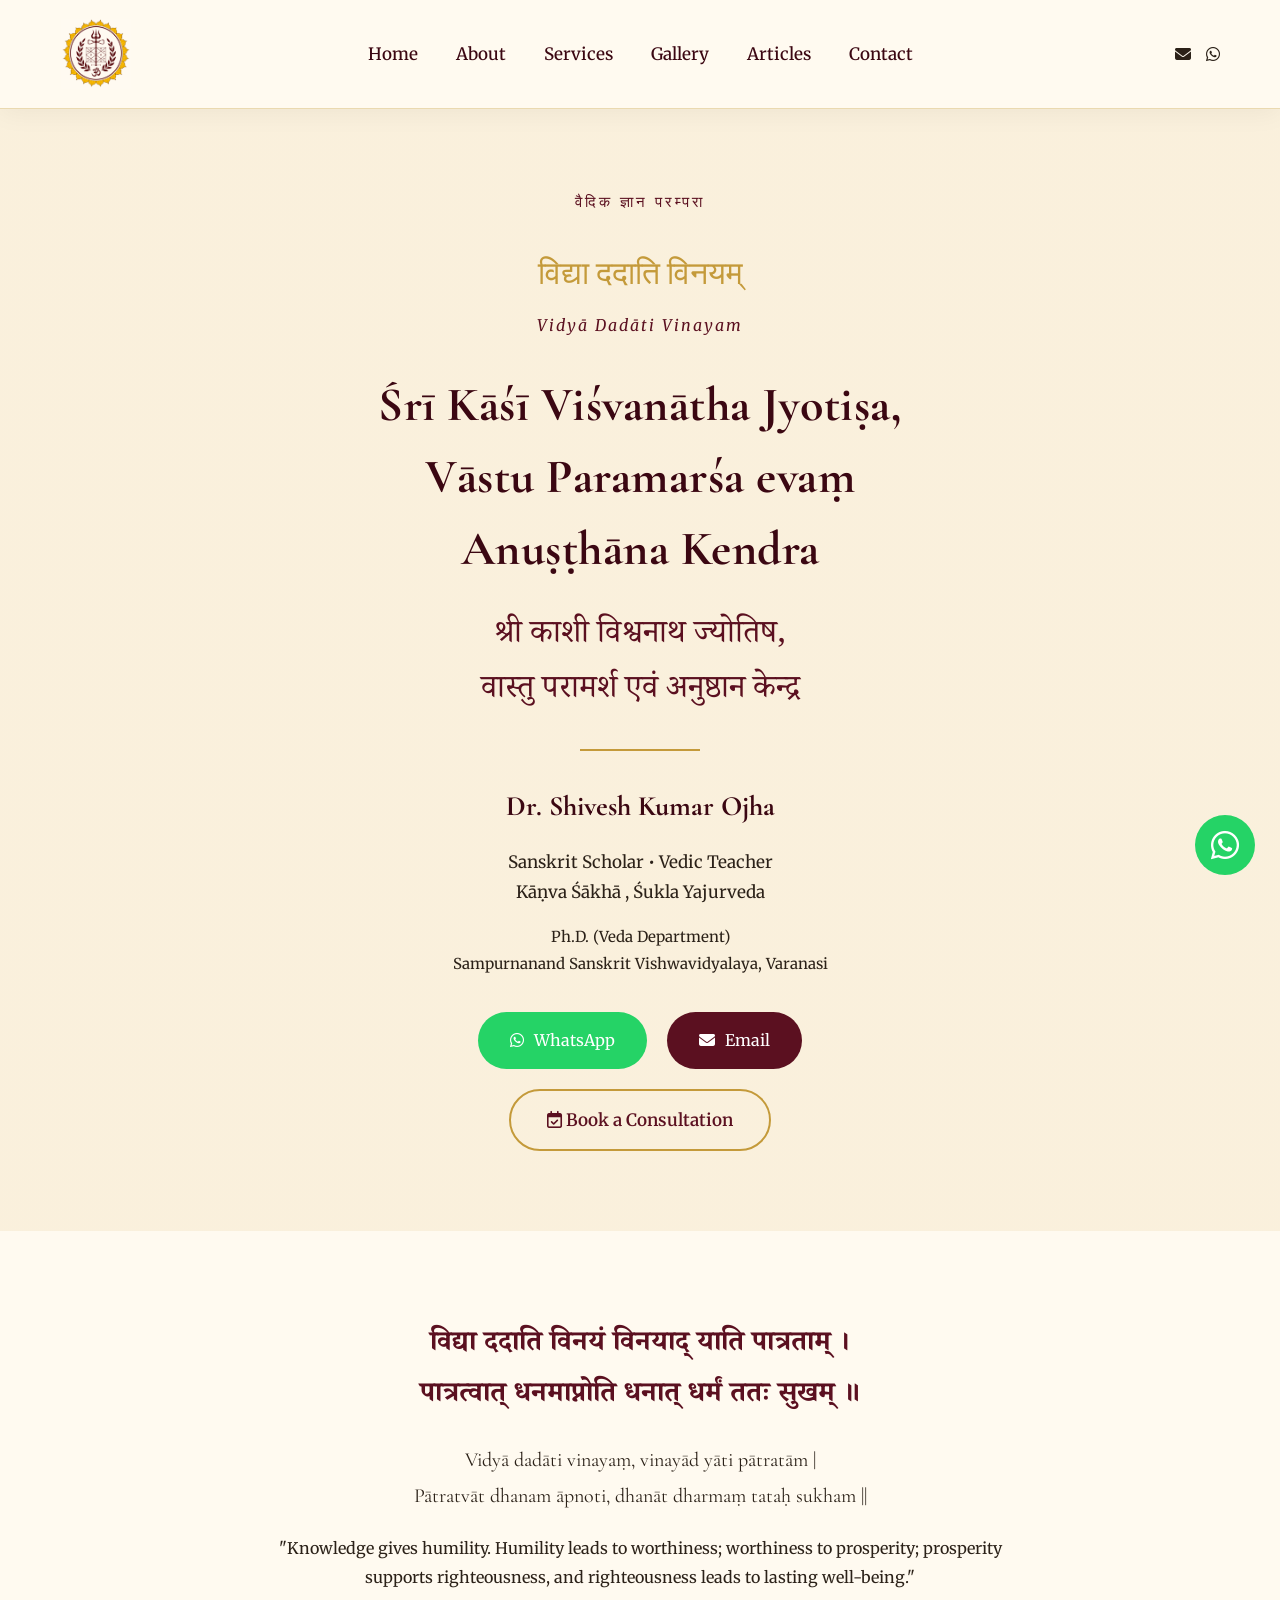
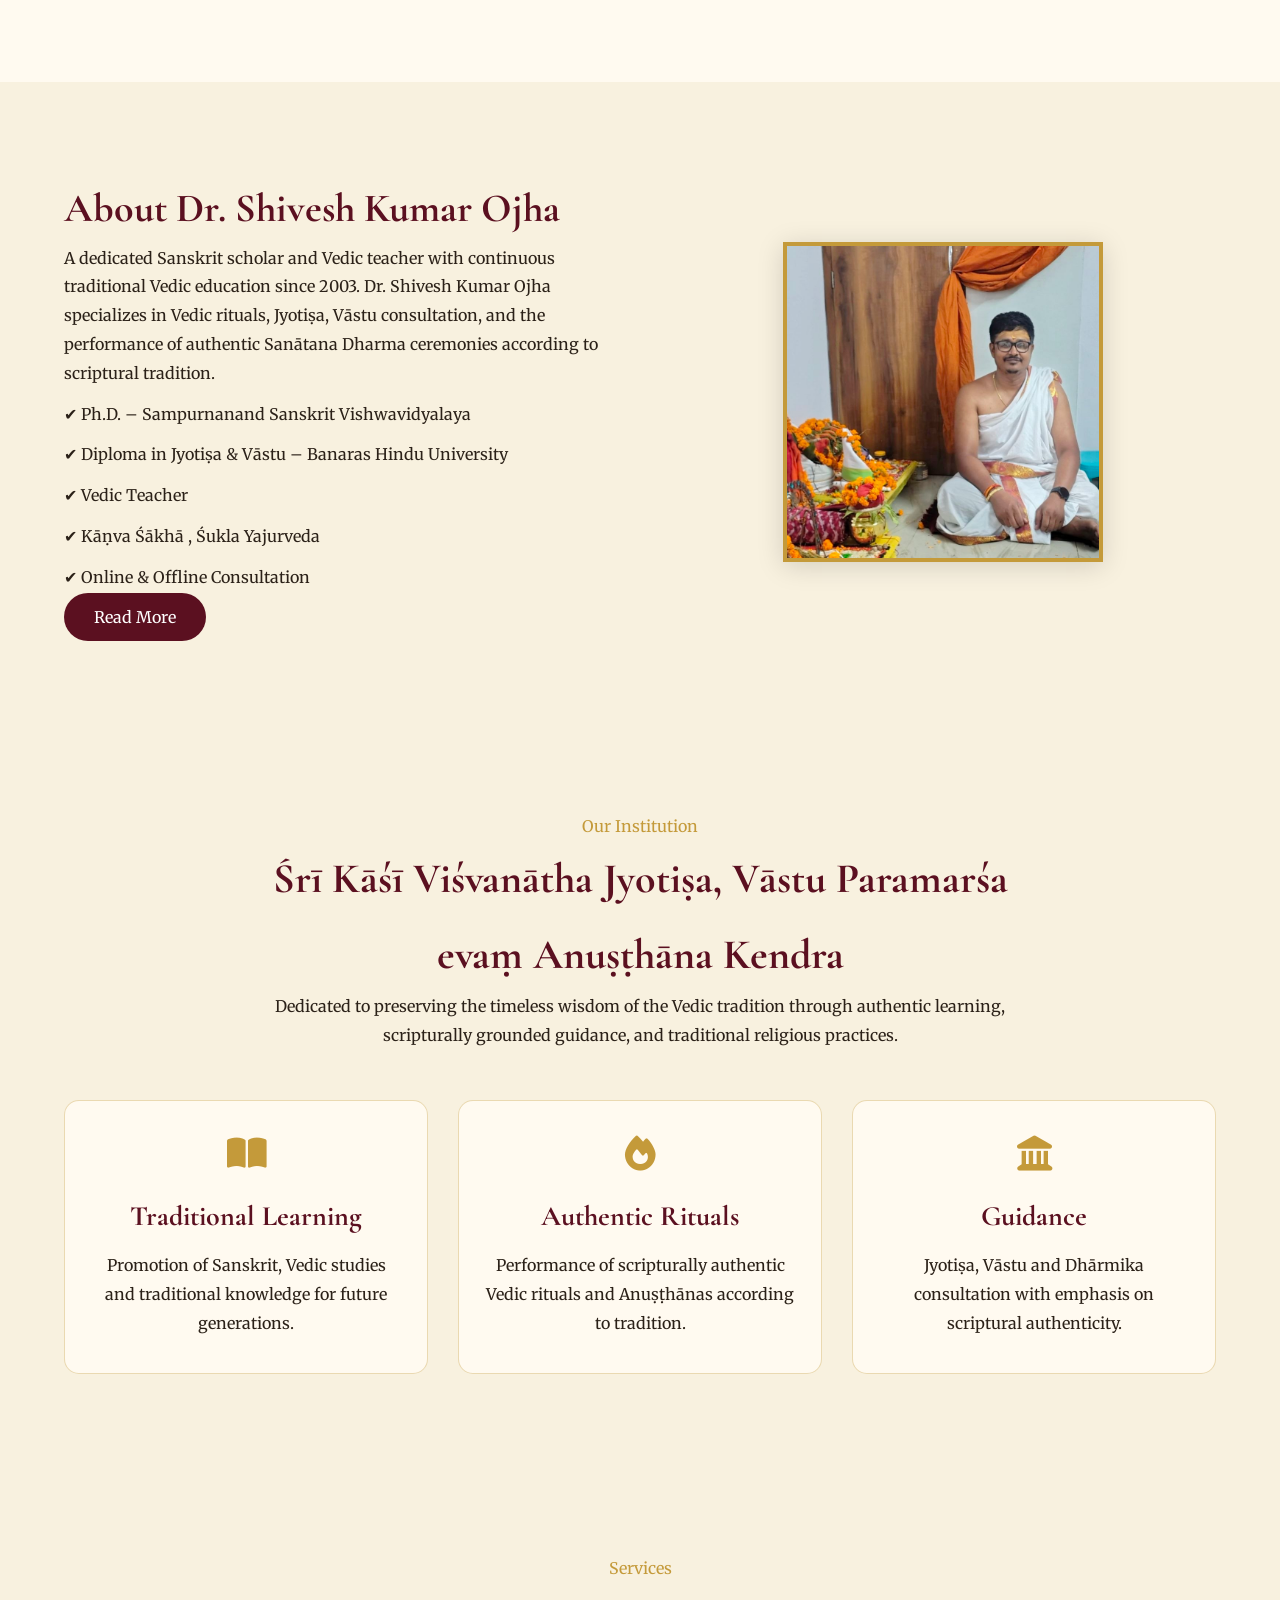
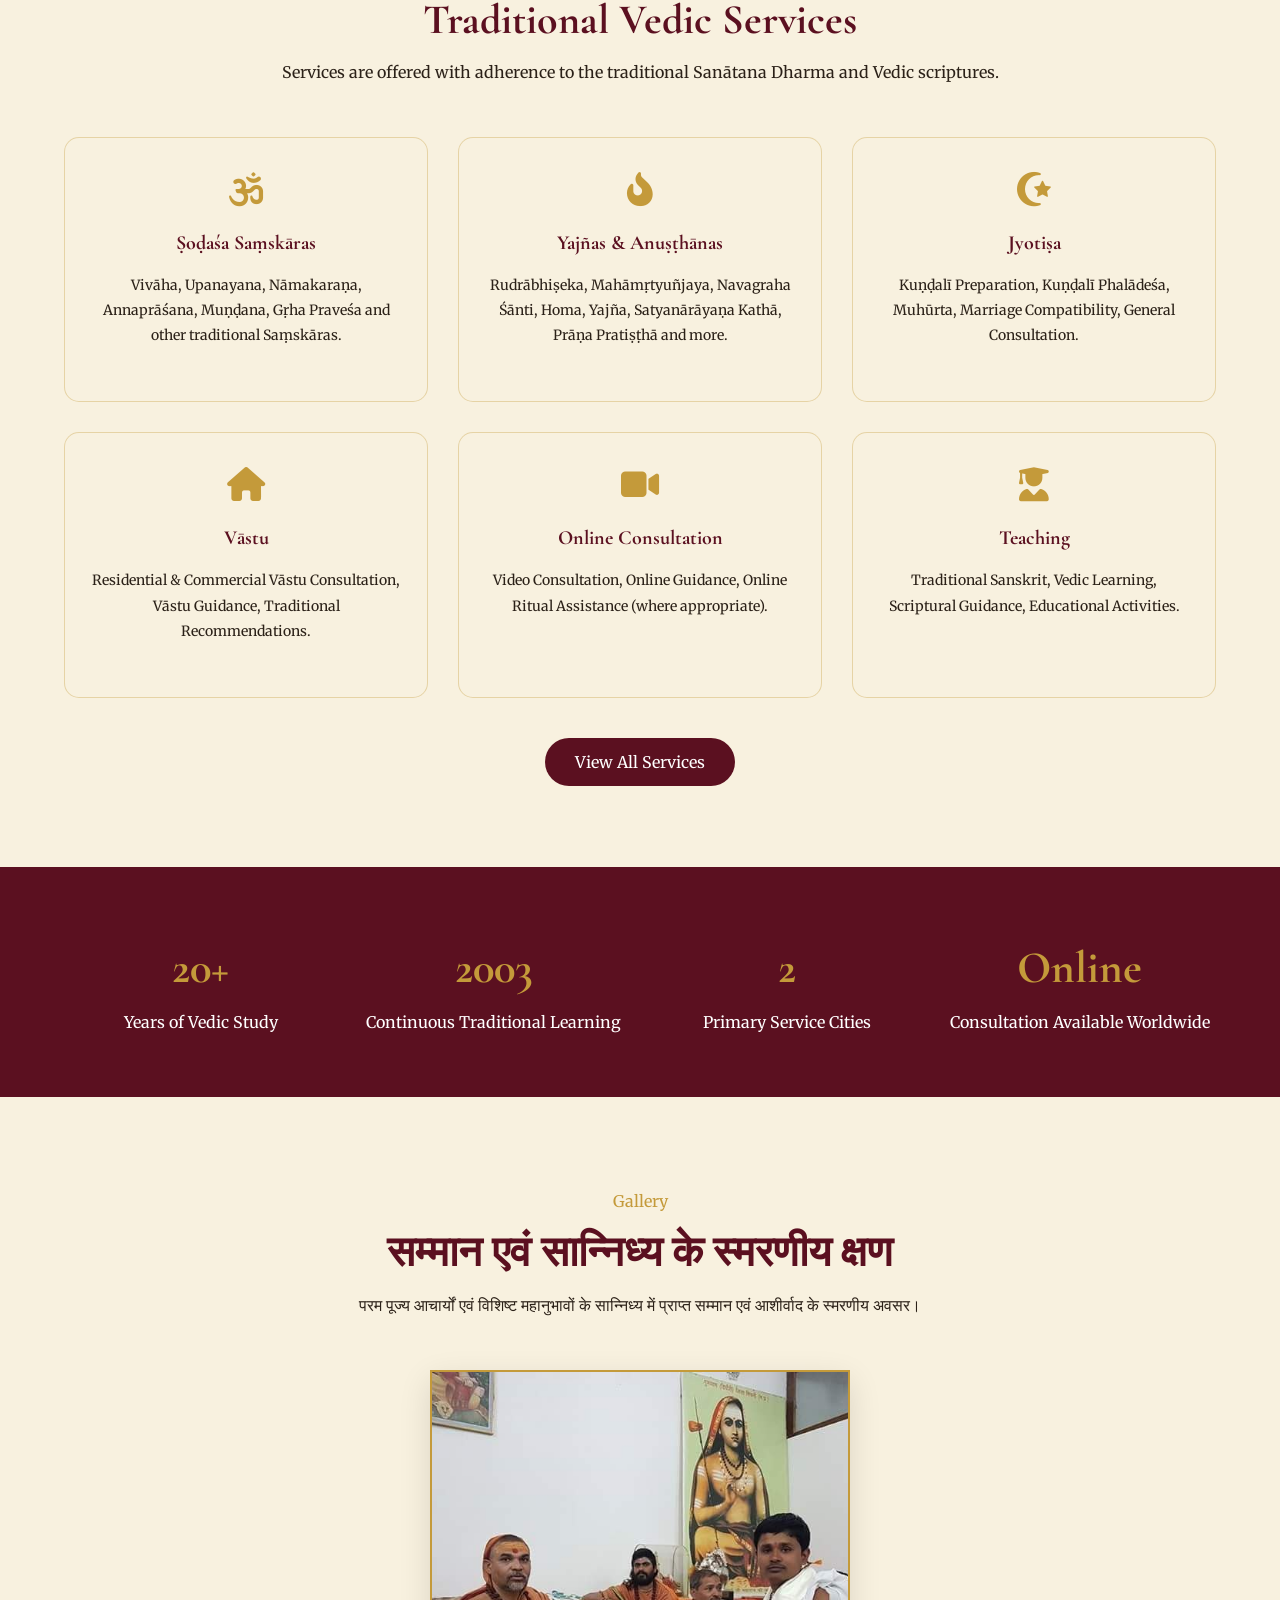
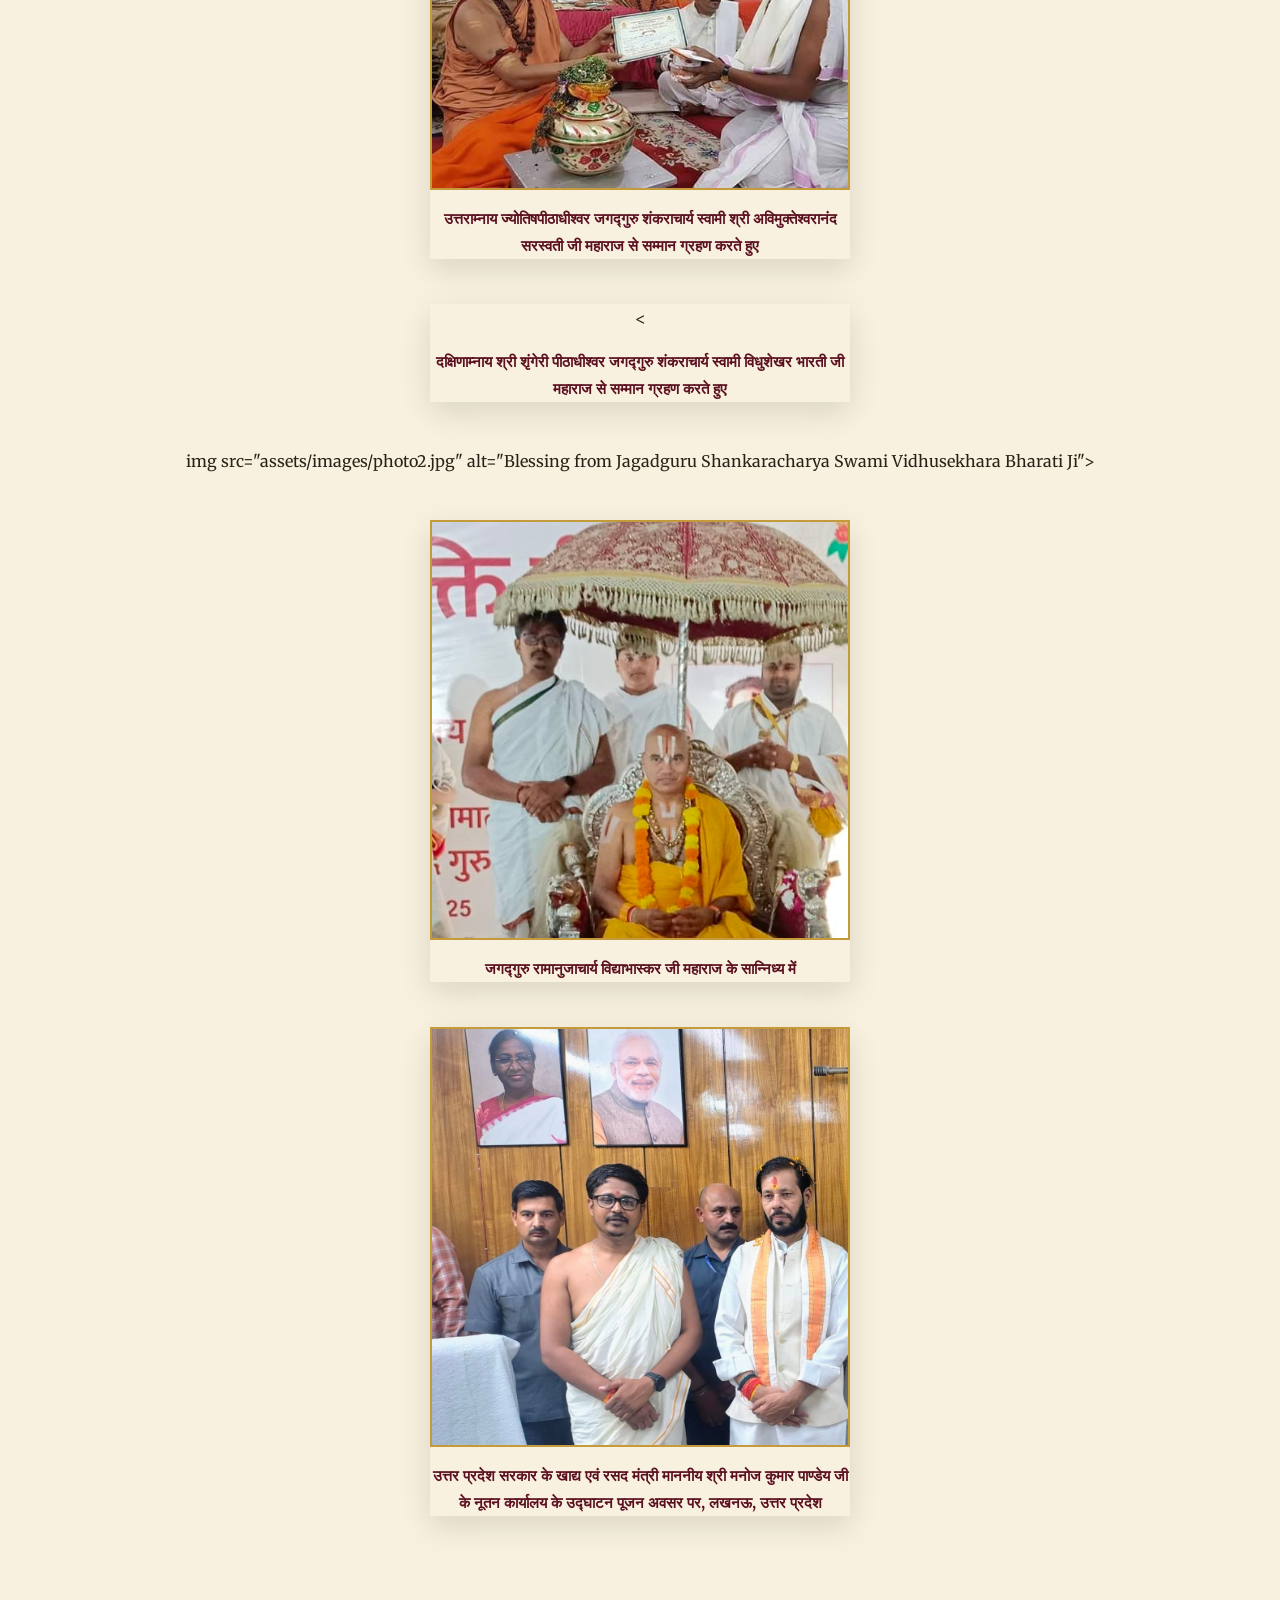
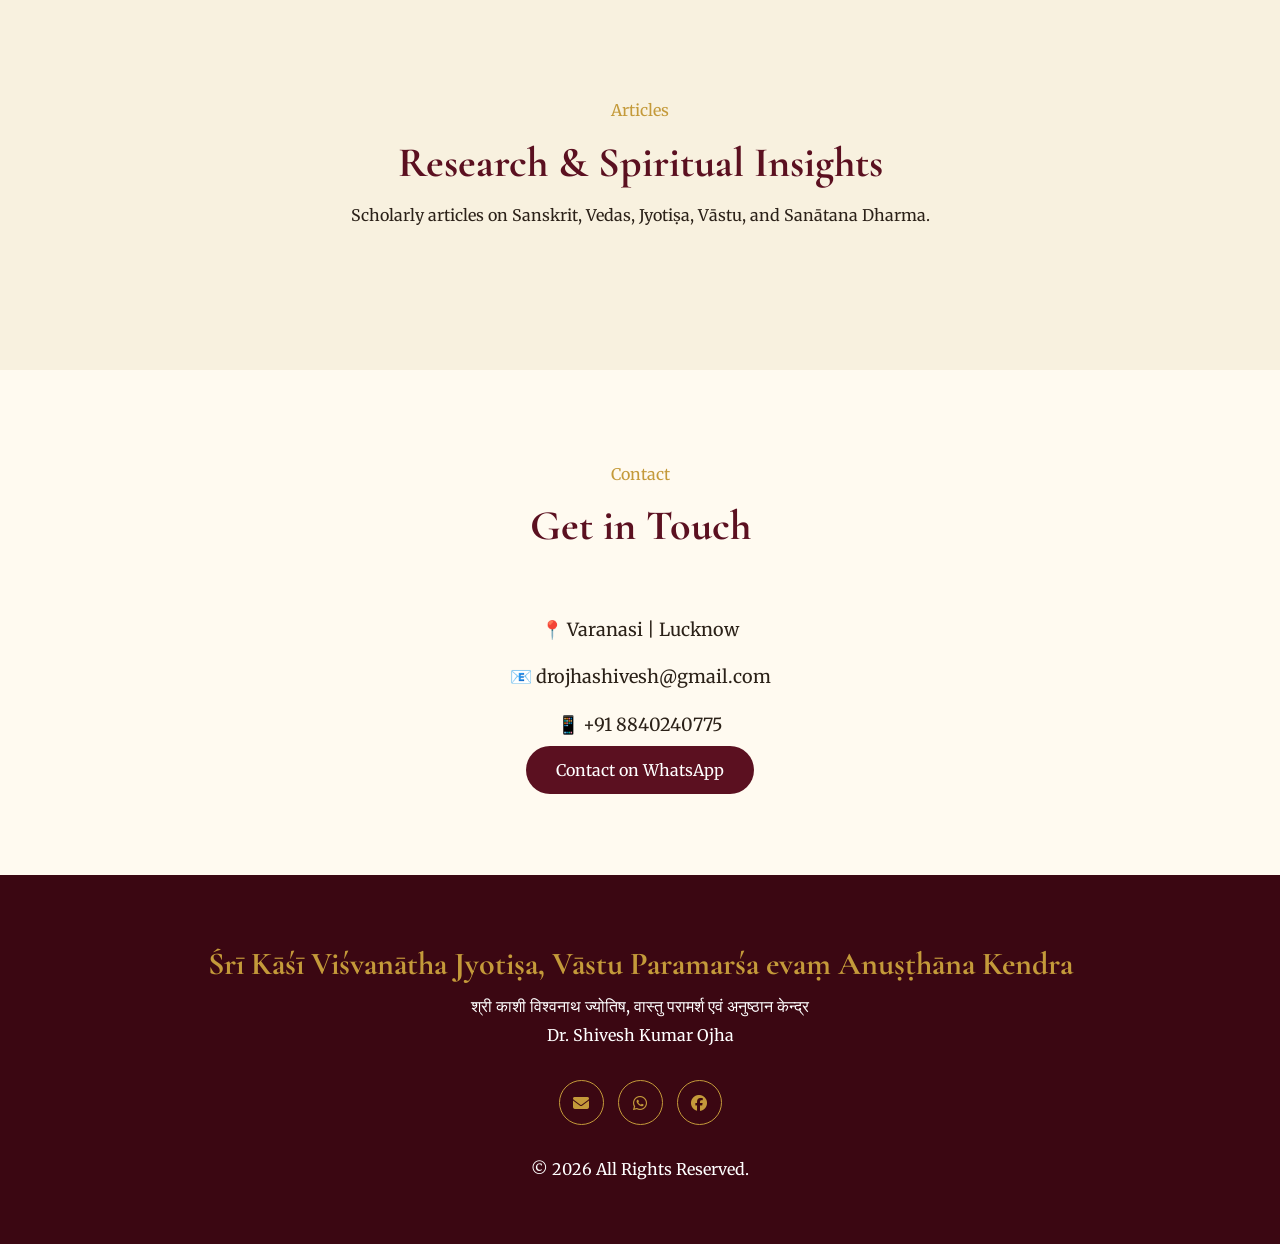
<file: index.html>
<!DOCTYPE html>
<html lang="en">
<head>
    <meta charset="UTF-8">
    <meta name="viewport" content="width=device-width, initial-scale=1.0">
    <title>Śrī Kāśī Viśvanātha Jyotiṣa, Vāstu Paramarśa evaṃ Anuṣṭhāna Kendra</title>
    <meta name="description" content="Official website of Dr. Shivesh Kumar Ojha, Sanskrit Scholar, Vedic Teacher, Kāṇva Śākhā, Śukla Yajurveda. Traditional Vedic rituals, Jyotiṣa, Vāstu consultation and Anuṣṭhānas.">

    <!-- Google Fonts -->
    <link rel="preconnect" href="https://fonts.googleapis.com">
    <link rel="preconnect" href="https://fonts.gstatic.com" crossorigin>
    <link href="https://fonts.googleapis.com/css2?family=Cormorant+Garamond:wght@400;500;600;700&family=Merriweather:wght@300;400;700&family=Noto+Serif+Devanagari:wght@400;500;600;700&display=swap" rel="stylesheet">

    <!-- CSS Stylesheets -->
    <link rel="stylesheet" href="css/variables.css">
    <link rel="stylesheet" href="css/style.css">
    <link rel="stylesheet" href="css/responsive.css">

    <!-- Font Awesome Icons -->
    <link rel="stylesheet" href="https://cdnjs.cloudflare.com/ajax/libs/font-awesome/6.6.0/css/all.min.css">

    <!-- Page-specific override: 3-per-row / 2-row services grid (6 cards, 3 + 3) -->
    <style>
        .services-grid {
            display: grid !important;
            grid-template-columns: repeat(3, 1fr) !important;
            gap: 30px;
        }
        @media (max-width: 900px) {
            .services-grid {
                grid-template-columns: repeat(2, 1fr) !important;
            }
        }
        @media (max-width: 600px) {
            .services-grid {
                grid-template-columns: 1fr !important;
            }
        }
    </style>
    <script type="application/ld+json">
{
  "@context": "https://schema.org",
  "@type": "ProfessionalService",
  "name": "Śrī Kāśī Viśvanātha Jyotiṣa, Vāstu Paramarśa evaṃ Anuṣṭhāna Kendra",
  "alternateName": "Shri Kashi Vishwanath Jyotish Vastu Kendra",
  "image": "https://vedic-kendra.netlify.app/logo.png",
  "url": "https://vedic-kendra.netlify.app/",
  "telephone": "+918840240775",
  "email": "drojhashivesh@gmail.com",
  "description": "Traditional Vedic astrology (Jyotish), Vastu consultation, and Vedic rituals (Anushthana) by Dr. Shivesh Kumar Ojha, Sanskrit Scholar and Vedic Teacher, Kanva Shakha, Shukla Yajurveda.",
  "founder": {
    "@type": "Person",
    "name": "Dr. Shivesh Kumar Ojha"
  },
  "address": [
    {
      "@type": "PostalAddress",
      "streetAddress": "New Colony, DLW",
      "addressLocality": "Varanasi",
      "addressRegion": "Uttar Pradesh",
      "addressCountry": "IN"
    },
    {
      "@type": "PostalAddress",
      "streetAddress": "Gulmohar Villa, Sushant Golf City",
      "addressLocality": "Lucknow",
      "addressRegion": "Uttar Pradesh",
      "addressCountry": "IN"
    }
  ],
  "areaServed": "Worldwide",
  "priceRange": "$$",
  "sameAs": [
    "https://wa.me/918840240775"
  ]
}
</script>
</head>
<body>

    <!-- Navigation Header -->
    <header>
        <nav class="navbar">
            <div class="logo">
                <img src="logo.png" alt="Institution Logo" class="site-logo">
            </div>
            <ul class="nav-links">
                <li><a href="#">Home</a></li>
                <li><a href="about.html">About</a></li>
                <li><a href="services.html">Services</a></li>
                <li><a href="gallery.html">Gallery</a></li>
                <li><a href="articles.html">Articles</a></li>
                <li><a href="contact.html">Contact</a></li>
            </ul>
            <div class="nav-buttons">
    <a href="mailto:drojhashivesh@gmail.com"><i class="fa-solid fa-envelope"></i></a>
    <a href="https://wa.me/918840240775" target="_blank"><i class="fa-brands fa-whatsapp"></i></a>
</div>
            <button class="menu-toggle" id="menuToggle" aria-label="Toggle menu" aria-expanded="false">
                <i class="fa-solid fa-bars"></i>
            </button>
        </nav>
    </header>
    <div class="nav-overlay" id="navOverlay"></div>

    <!-- Hero Section -->
    <section class="hero">
        <div class="hero-overlay"></div>
        <div class="hero-content">
            <p class="subtitle">वैदिक ज्ञान परम्परा</p>
            
            <div class="sanskrit-motto">
                <p>विद्या ददाति विनयम्</p>
                <span>Vidyā Dadāti Vinayam</span>
            </div>

            <h1>
                Śrī Kāśī Viśvanātha Jyotiṣa,<br>
                Vāstu Paramarśa evaṃ<br>
                Anuṣṭhāna Kendra
            </h1>

            <h2>
                श्री काशी विश्वनाथ ज्योतिष,<br>
                वास्तु परामर्श एवं अनुष्ठान केन्द्र
            </h2>

            <div class="divider"></div>

            <h3>Dr. Shivesh Kumar Ojha</h3>

            <p class="designation">
                Sanskrit Scholar • Vedic Teacher<br>
                Kāṇva Śākhā , Śukla Yajurveda
            </p>

            <p class="qualification">
                Ph.D. (Veda Department)<br>
                Sampurnanand Sanskrit Vishwavidyalaya, Varanasi
            </p>

            <div class="hero-buttons">
                <a href="https://wa.me/918840240775" target="_blank" class="btn whatsapp-btn">
                    <i class="fa-brands fa-whatsapp"></i> WhatsApp
                </a>
                <a href="mailto:drojhashivesh@gmail.com" class="btn email-btn">
                    <i class="fa-solid fa-envelope"></i> Email
                </a>
            </div>

            <a href="https://wa.me/918840240775?text=Namaste%20Dr.%20Shivesh%20Kumar%20Ojha.%20I%20would%20like%20to%20book%20a%20consultation."
               target="_blank" class="consultation-btn">
                <i class="fa-regular fa-calendar-check"></i> Book a Consultation
            </a>
        </div>

        <div class="hero-image">
            <div class="image-placeholder">Founder Photograph</div>
        </div>
    </section>

    <!-- Sacred Quote Section -->
    <section class="quote">
        <div class="container">
            <h2>
                विद्या ददाति विनयं विनयाद् याति पात्रताम् ।<br>
                पात्रत्वात् धनमाप्नोति धनात् धर्मं ततः सुखम् ॥
            </h2>
            <p>
                Vidyā dadāti vinayaṃ, vinayād yāti pātratām |<br>
                Pātratvāt dhanam āpnoti, dhanāt dharmaṃ tataḥ sukham ||
            </p>
            <span>
                "Knowledge gives humility. Humility leads to worthiness; worthiness to prosperity; prosperity supports righteousness, and righteousness leads to lasting well-being."
            </span>
        </div>
    </section>

    <!-- About Preview Section -->
    <section class="about-preview">
        <div class="container">
            <div class="about-left">
                <h2>About Dr. Shivesh Kumar Ojha</h2>
                <p>
                    A dedicated Sanskrit scholar and Vedic teacher with continuous traditional Vedic education since 2003. Dr. Shivesh Kumar Ojha specializes in Vedic rituals, Jyotiṣa, Vāstu consultation, and the performance of authentic Sanātana Dharma ceremonies according to scriptural tradition.
                </p>
                <ul>
                    <li>✔ Ph.D. – Sampurnanand Sanskrit Vishwavidyalaya</li>
                    <li>✔ Diploma in Jyotiṣa & Vāstu – Banaras Hindu University</li>
                    <li>✔ Vedic Teacher</li>
                    <li>✔ Kāṇva Śākhā , Śukla Yajurveda</li>
                    <li>✔ Online & Offline Consultation</li>
                </ul>
                <a href="about.html" class="primary-btn">Read More</a>
            </div>
            <div class="about-right">
                <img src="founder.jpg" alt="Dr. Shivesh Kumar Ojha" class="about-photo">
            </div>
        </div>
    </section>

    <!-- Organization Section -->
    <section class="organization">
        <div class="container">
            <div class="section-heading">
                <span>Our Institution</span>
                <h2>Śrī Kāśī Viśvanātha Jyotiṣa, Vāstu Paramarśa evaṃ Anuṣṭhāna Kendra</h2>
                <p>
                    Dedicated to preserving the timeless wisdom of the Vedic tradition
                    through authentic learning, scripturally grounded guidance, and
                    traditional religious practices.
                </p>
            </div>

            <div class="org-grid">
                <div class="org-card">
                    <i class="fa-solid fa-book-open"></i>
                    <h3>Traditional Learning</h3>
                    <p>Promotion of Sanskrit, Vedic studies and traditional knowledge for future generations.</p>
                </div>
                <div class="org-card">
                    <i class="fa-solid fa-fire"></i>
                    <h3>Authentic Rituals</h3>
                    <p>Performance of scripturally authentic Vedic rituals and Anuṣṭhānas according to tradition.</p>
                </div>
                <div class="org-card">
                    <i class="fa-solid fa-landmark"></i>
                    <h3>Guidance</h3>
                    <p>Jyotiṣa, Vāstu and Dhārmika consultation with emphasis on scriptural authenticity.</p>
                </div>
            </div>
        </div>
    </section>

    <!-- Services Section -->
    <section class="services-preview">
        <div class="container">
            <div class="section-heading">
                <span>Services</span>
                <h2>Traditional Vedic Services</h2>
                <p>Services are offered with adherence to the traditional Sanātana Dharma and Vedic scriptures.</p>
            </div>

            <div class="services-grid">
                <div class="service-card" onclick="openServiceModal('samskara')">
                    <i class="fa-solid fa-om"></i>
                    <h3>Ṣoḍaśa Saṃskāras</h3>
                    <p>Vivāha, Upanayana, Nāmakaraṇa, Annaprāśana, Muṇḍana, Gṛha Praveśa and other traditional Saṃskāras.</p>
                </div>

                <div class="service-card" onclick="openServiceModal('yajna')">
                    <i class="fa-solid fa-fire-flame-curved"></i>
                    <h3>Yajñas & Anuṣṭhānas</h3>
                    <p>Rudrābhiṣeka, Mahāmṛtyuñjaya, Navagraha Śānti, Homa, Yajña, Satyanārāyaṇa Kathā, Prāṇa Pratiṣṭhā and more.</p>
                </div>

                <div class="service-card" onclick="openServiceModal('jyotisha')">
                    <i class="fa-solid fa-star-and-crescent"></i>
                    <h3>Jyotiṣa</h3>
                    <p>Kuṇḍalī Preparation, Kuṇḍalī Phalādeśa, Muhūrta, Marriage Compatibility, General Consultation.</p>
                </div>

                <div class="service-card" onclick="openServiceModal('vastu')">
                    <i class="fa-solid fa-house"></i>
                    <h3>Vāstu</h3>
                    <p>Residential & Commercial Vāstu Consultation, Vāstu Guidance, Traditional Recommendations.</p>
                </div>

                <div class="service-card" onclick="openServiceModal('online')">
                    <i class="fa-solid fa-video"></i>
                    <h3>Online Consultation</h3>
                    <p>Video Consultation, Online Guidance, Online Ritual Assistance (where appropriate).</p>
                </div>

                <div class="service-card" onclick="openServiceModal('teaching')">
                    <i class="fa-solid fa-user-graduate"></i>
                    <h3>Teaching</h3>
                    <p>Traditional Sanskrit, Vedic Learning, Scriptural Guidance, Educational Activities.</p>
                </div>
            </div>

            <div class="center-button">
                <a href="services.html" class="primary-btn">View All Services</a>
            </div>
        </div>
    </section>

    <!-- Statistics Section -->
    <section class="stats">
        <div class="container">
            <div class="stat-box">
                <h2>20+</h2>
                <p>Years of Vedic Study</p>
            </div>
            <div class="stat-box">
                <h2>2003</h2>
                <p>Continuous Traditional Learning</p>
            </div>
            <div class="stat-box">
                <h2>2</h2>
                <p>Primary Service Cities</p>
            </div>
            <div class="stat-box">
                <h2>Online</h2>
                <p>Consultation Available Worldwide</p>
            </div>
        </div>
    </section>

    <!-- Gallery Section -->
    <section class="gallery-preview">
        <div class="container">
            <div class="section-heading">
                <span>Gallery</span>
                <h2>सम्मान एवं सान्निध्य के स्मरणीय क्षण</h2>
                <p>परम पूज्य आचार्यों एवं विशिष्ट महानुभावों के सान्निध्य में प्राप्त सम्मान एवं आशीर्वाद के स्मरणीय अवसर।</p>
            </div>

            <div class="gallery-grid">
                <div class="gallery-item">
                    <img src="assets/images/photo1.jpg" alt="Blessing from Jagadguru Shankaracharya Swami Avimukteshwaranand Saraswati Ji">
                    <p>उत्तराम्नाय ज्योतिषपीठाधीश्वर जगद्गुरु शंकराचार्य स्वामी श्री अविमुक्तेश्वरानंद सरस्वती जी महाराज से सम्मान ग्रहण करते हुए</p>
                </div>

                <div class="gallery-item">
                    <    <p>दक्षिणाम्नाय श्री शृंगेरी पीठाधीश्वर जगद्गुरु शंकराचार्य स्वामी विधुशेखर भारती जी महाराज से सम्मान ग्रहण करते हुए</p>
                </div>
img src="assets/images/photo2.jpg" alt="Blessing from Jagadguru Shankaracharya Swami Vidhusekhara Bharati Ji">
                
                <div class="gallery-item">
                    <img src="assets/images/photo3.jpg" alt="With Jagadguru Ramanujacharya Vidyabhaskar Ji">
                    <p>जगद्गुरु रामानुजाचार्य विद्याभास्कर जी महाराज के सान्निध्य में</p>
                </div>

                <div class="gallery-item">
                    <img src="assets/images/photo4.jpg" alt="Inauguration Puja with Minister Shri Manoj Kumar Pandey">
                    <p>उत्तर प्रदेश सरकार के खाद्य एवं रसद मंत्री माननीय श्री मनोज कुमार पाण्डेय जी के नूतन कार्यालय के उद्घाटन पूजन अवसर पर, लखनऊ, उत्तर प्रदेश</p>
                </div>
            </div>
        </div>
    </section>

    <!-- Articles Section -->
    <section class="articles-preview">
        <div class="container">
            <div class="section-heading">
                <span>Articles</span>
                <h2>Research & Spiritual Insights</h2>
                <p>Scholarly articles on Sanskrit, Vedas, Jyotiṣa, Vāstu, and Sanātana Dharma.</p>
            </div>
            <!-- Dynamic placeholder for article cards, links, or feeds can be injected here -->
        </div>
    </section>

    <!-- Contact Preview Section -->
    <section class="contact-preview">
        <div class="container">
            <div class="section-heading">
                <span>Contact</span>
                <h2>Get in Touch</h2>
            </div>
            <p>📍 Varanasi | Lucknow</p>
            <p>📧 drojhashivesh@gmail.com</p>
            <p>📱 +91 8840240775</p>
            <a href="https://wa.me/918840240775" target="_blank" class="primary-btn">Contact on WhatsApp</a>
        </div>
    </section>

    <!-- Footer & Universal Modals -->
    <footer>
        <div class="container">
            <h3>Śrī Kāśī Viśvanātha Jyotiṣa, Vāstu Paramarśa evaṃ Anuṣṭhāna Kendra</h3>
            <p>श्री काशी विश्वनाथ ज्योतिष, वास्तु परामर्श एवं अनुष्ठान केन्द्र</p>
            <p>Dr. Shivesh Kumar Ojha</p>
            
            <div class="footer-icons">
                <a href="mailto:drojhashivesh@gmail.com"><i class="fa-solid fa-envelope"></i></a>
                <a href="https://wa.me/918840240775" target="_blank"><i class="fa-brands fa-whatsapp"></i></a>
                <a href="#"><i class="fa-brands fa-facebook"></i></a>
            </div>
            <p>© 2026 All Rights Reserved.</p>
        </div>

        <!-- Universal Service Display Modal Window Popup -->
        <div id="serviceModal" class="modal">
            <div class="modal-content">
                <span class="close" onclick="closeServiceModal()">&times;</span>
                <h2 id="modalTitle"></h2>
                <p id="modalDescription"></p>
                <ul id="modalList"></ul>
                <a href="https://wa.me/918840240775" class="consultation-btn" target="_blank">📅 Book Consultation</a>
            </div>
        </div>
    </footer>

    <!-- Bottom Fixed WhatsApp Launcher Icon -->
    <a href="https://wa.me/918840240775" class="floating-whatsapp" target="_blank" aria-label="Chat on WhatsApp">
        <i class="fa-brands fa-whatsapp"></i>
    </a>

    <!-- External Script Integration -->
    <script src="js/script.js"></script>

    <!-- Mobile Navigation Toggle -->
    <script>
        (function () {
            var menuToggle = document.getElementById('menuToggle');
            var navLinks = document.querySelector('.nav-links');
            var navOverlay = document.getElementById('navOverlay');

            if (!menuToggle || !navLinks || !navOverlay) return;

            function closeMenu() {
                navLinks.classList.remove('active');
                navOverlay.classList.remove('active');
                menuToggle.setAttribute('aria-expanded', 'false');
                document.body.classList.remove('nav-open');
            }

            function toggleMenu() {
                var isOpen = navLinks.classList.toggle('active');
                navOverlay.classList.toggle('active', isOpen);
                menuToggle.setAttribute('aria-expanded', String(isOpen));
                document.body.classList.toggle('nav-open', isOpen);
            }

            menuToggle.addEventListener('click', toggleMenu);
            navOverlay.addEventListener('click', closeMenu);
            /* Links are NOT given a closeMenu click-handler — tapping a
               link navigates to a new page anyway, which closes the menu
               automatically. Attaching closeMenu() here was cancelling
               navigation on some mobile browsers. */
            window.addEventListener('resize', function () {
                if (window.innerWidth > 900) closeMenu();
            });
        })();
    </script>
</body>
</html>
</file>
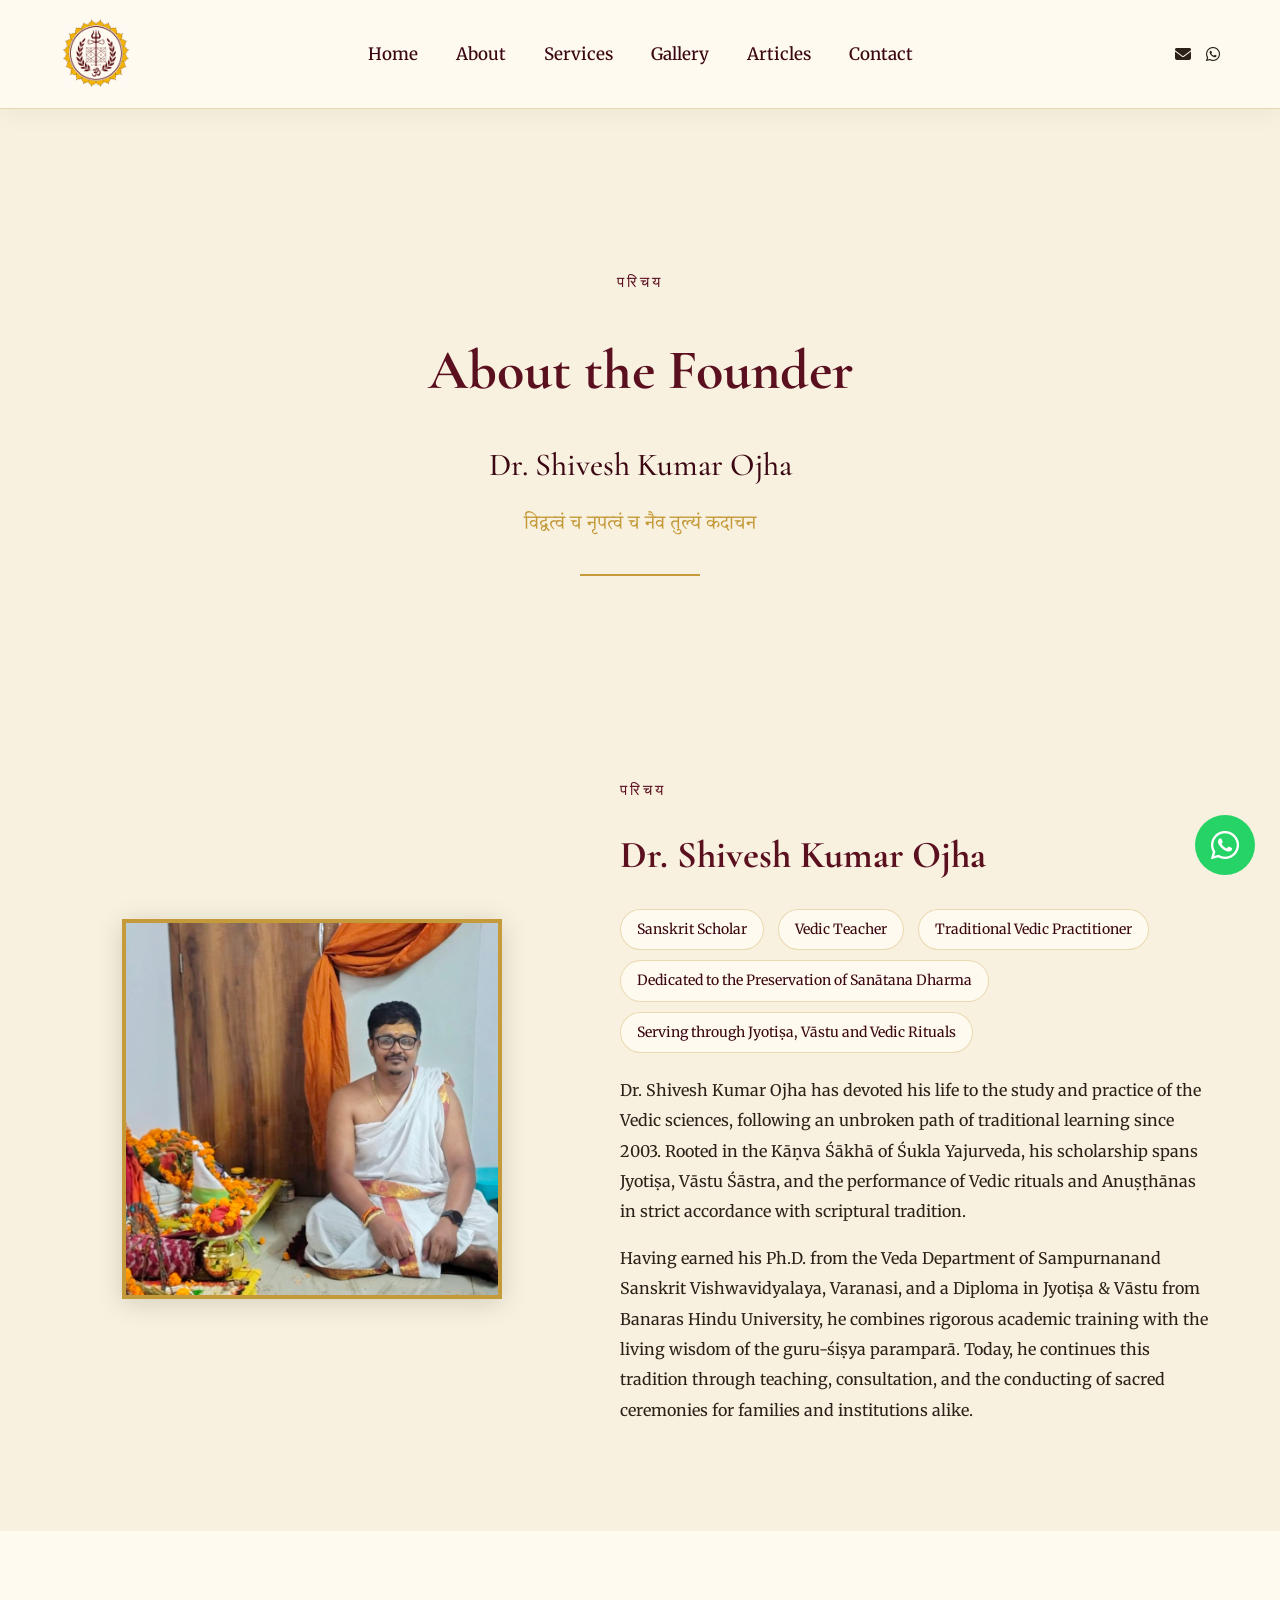
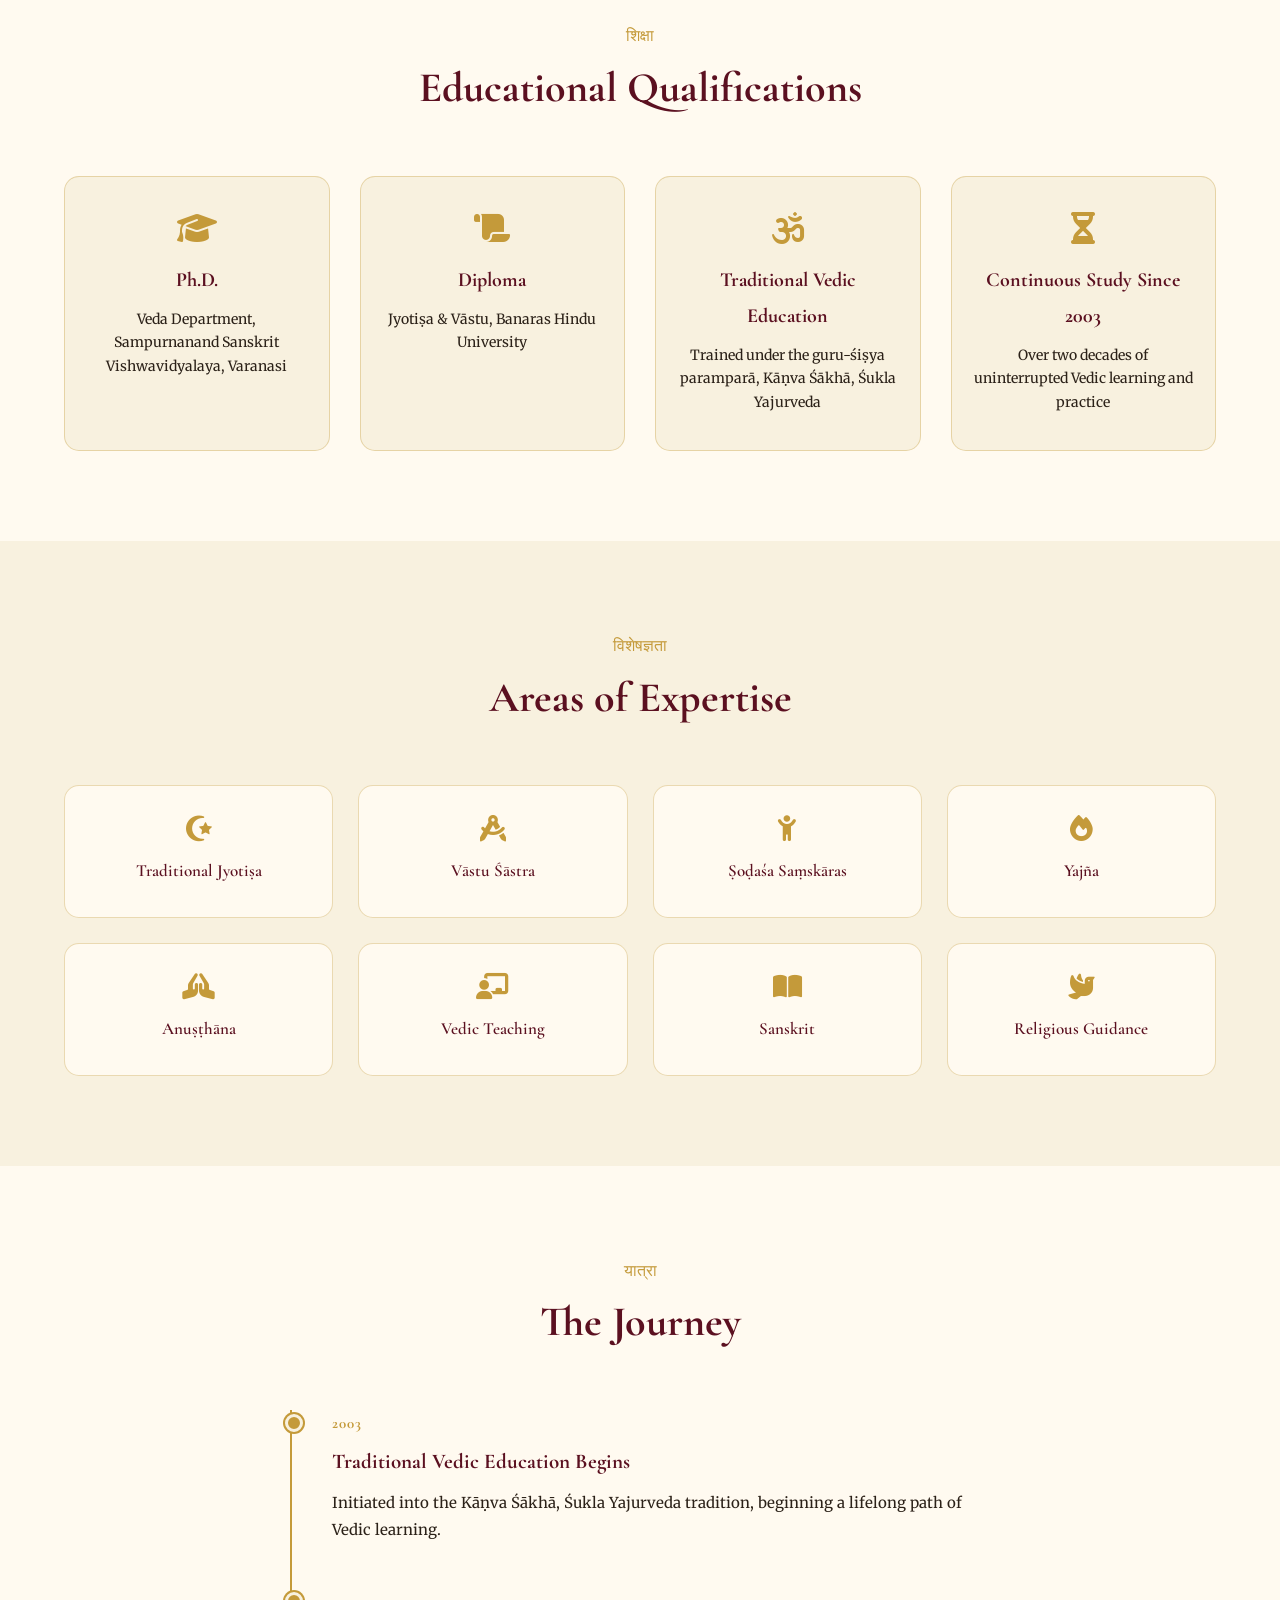
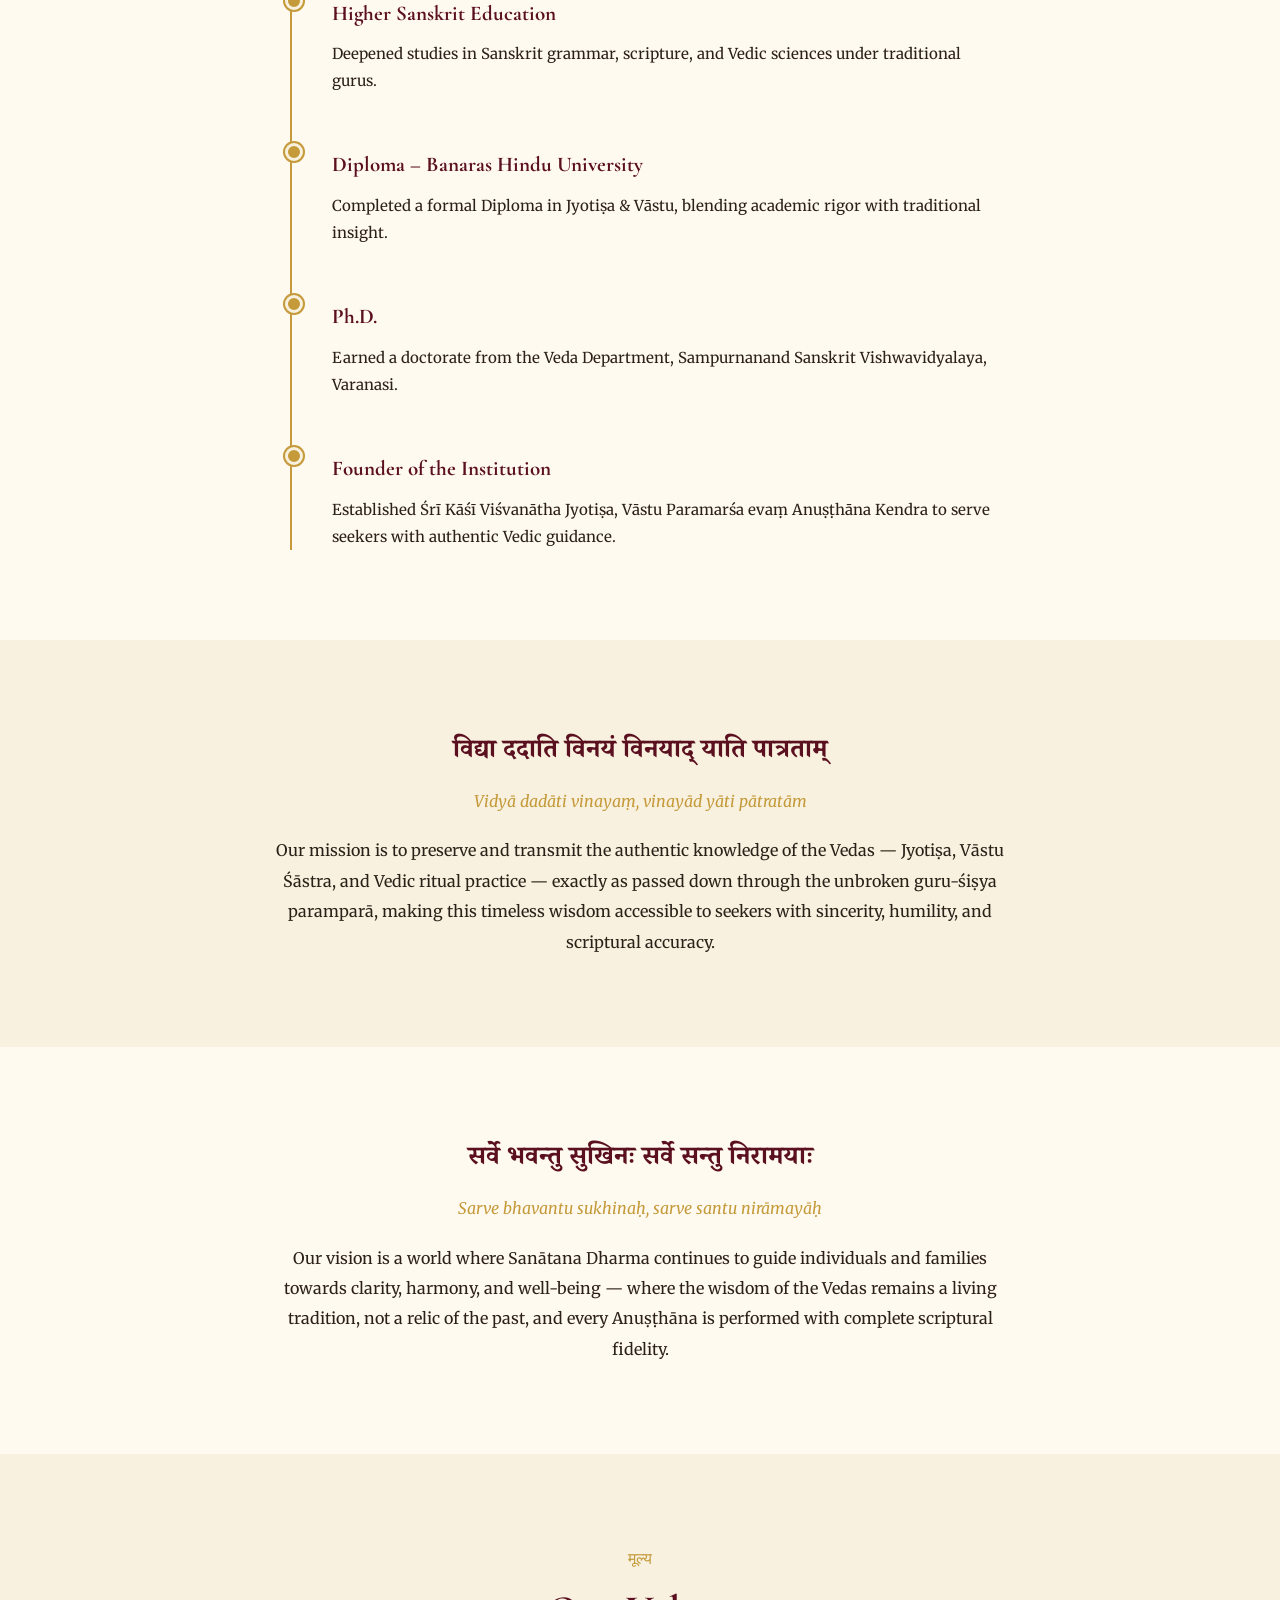
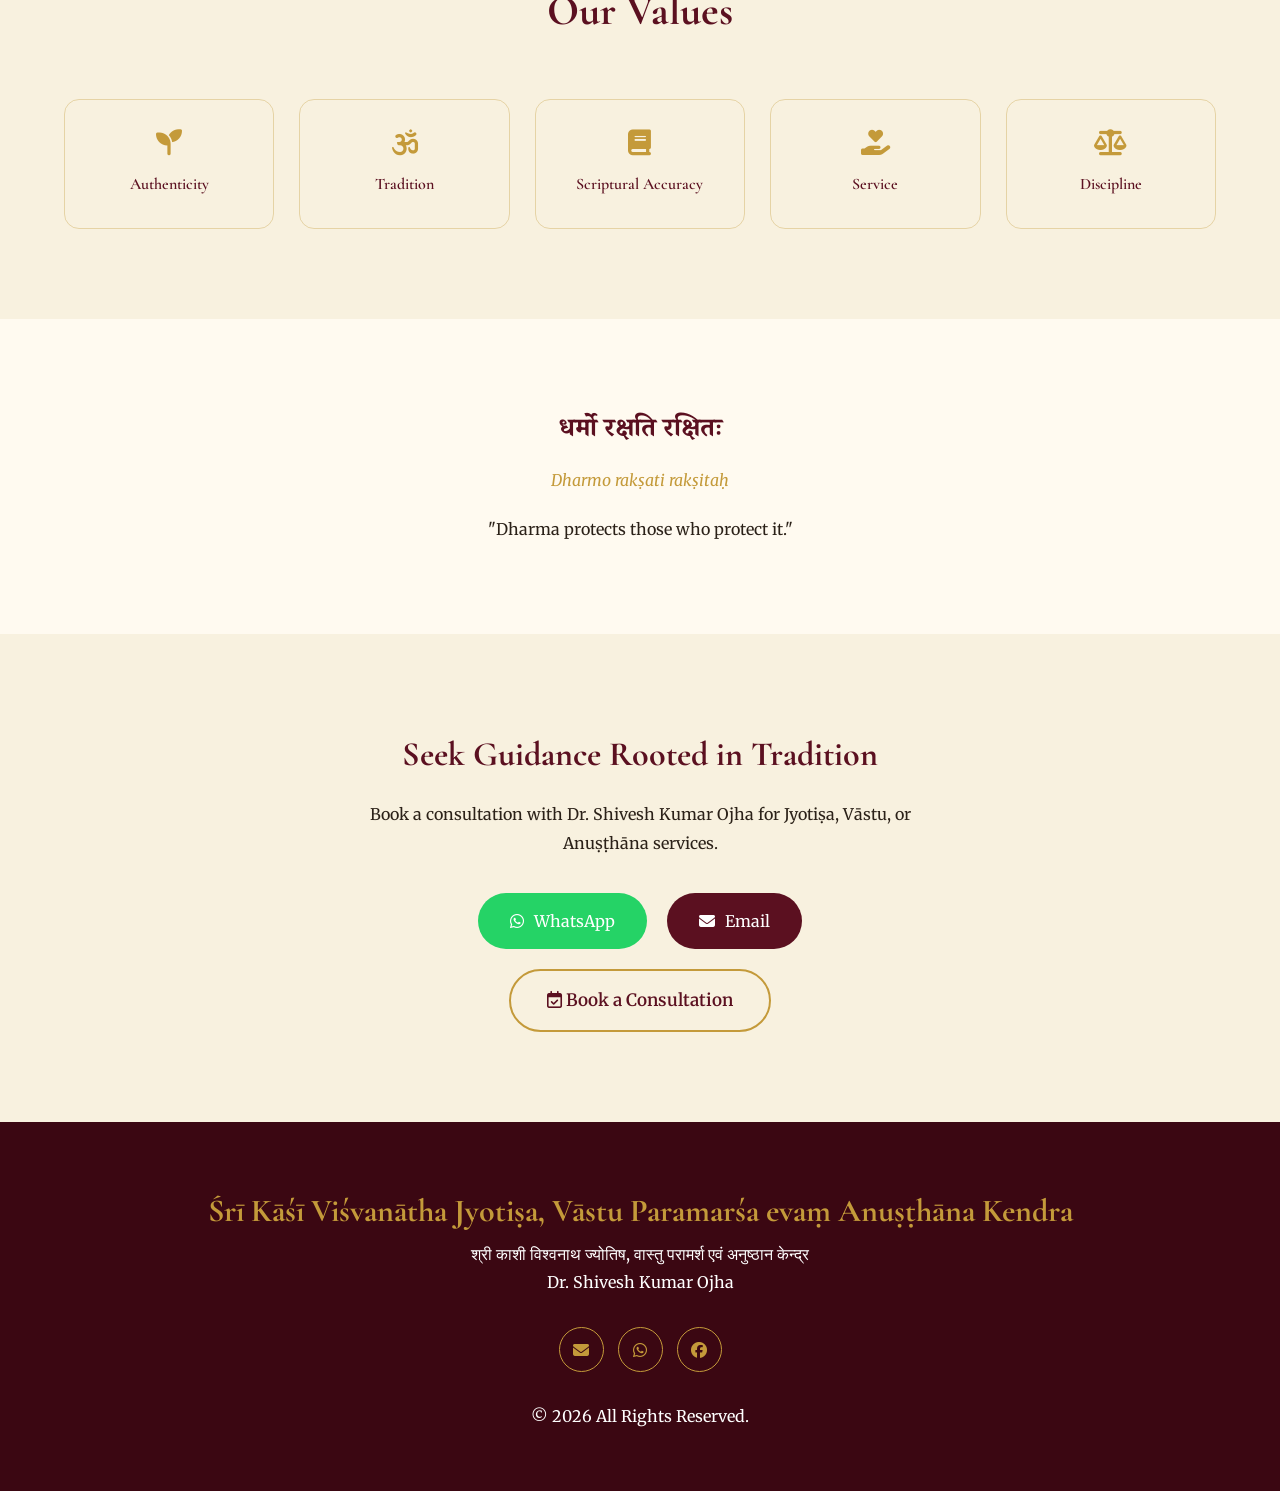
<file: about.html>
<!DOCTYPE html>
<html lang="en">
<head>
    <meta charset="UTF-8">
    <meta name="viewport" content="width=device-width, initial-scale=1.0">
    <title>About the Founder | Śrī Kāśī Viśvanātha Jyotiṣa, Vāstu Paramarśa evaṃ Anuṣṭhāna Kendra</title>
    <meta name="description" content="About Dr. Shivesh Kumar Ojha, Sanskrit Scholar, Vedic Teacher, Kāṇva Śākhā, Śukla Yajurveda. Traditional Vedic rituals, Jyotiṣa, Vāstu consultation and Anuṣṭhānas.">

    <!-- Google Fonts -->
    <link rel="preconnect" href="https://fonts.googleapis.com">
    <link rel="preconnect" href="https://fonts.gstatic.com" crossorigin>
    <link href="https://fonts.googleapis.com/css2?family=Cormorant+Garamond:wght@400;500;600;700&family=Merriweather:wght@300;400;700&family=Noto+Serif+Devanagari:wght@400;500;600;700&display=swap" rel="stylesheet">

    <!-- CSS Stylesheets -->
    <link rel="stylesheet" href="css/variables.css">
    <link rel="stylesheet" href="css/style.css">
    <link rel="stylesheet" href="css/responsive.css">

    <!-- Font Awesome Icons -->
    <link rel="stylesheet" href="https://cdnjs.cloudflare.com/ajax/libs/font-awesome/6.6.0/css/all.min.css">
</head>
<body>

    <!-- Navigation Header -->
    <header>
        <nav class="navbar">
            <div class="logo">
                <img src="logo.png" alt="Institution Logo" class="site-logo">
            </div>
            <ul class="nav-links">
                <li><a href="index.html">Home</a></li>
                <li><a href="about.html">About</a></li>
                <li><a href="services.html">Services</a></li>
                <li><a href="gallery.html">Gallery</a></li>
                <li><a href="articles.html">Articles</a></li>
                <li><a href="contact.html">Contact</a></li>
            </ul>
            <div class="nav-buttons">
    <a href="mailto:drojhashivesh@gmail.com"><i class="fa-solid fa-envelope"></i></a>
    <a href="https://wa.me/918840240775" target="_blank"><i class="fa-brands fa-whatsapp"></i></a>
</div>
            <button class="menu-toggle" id="menuToggle" aria-label="Toggle menu" aria-expanded="false">
                <i class="fa-solid fa-bars"></i>
            </button>
        </nav>
    </header>
    <div class="nav-overlay" id="navOverlay"></div>

    <!-- ============================
         ABOUT HERO
    ============================ -->
    <section class="about-hero">
        <div class="container">
            <p class="subtitle">परिचय</p>
            <h1>About the Founder</h1>
            <h2 class="about-hero-name">Dr. Shivesh Kumar Ojha</h2>
            <p class="about-hero-sanskrit">विद्वत्वं च नृपत्वं च नैव तुल्यं कदाचन</p>
            <div class="divider"></div>
        </div>
    </section>

    <!-- ============================
         FOUNDER SECTION
    ============================ -->
    <section class="founder-section">
        <div class="container founder-grid">
            <div class="founder-image">
                <img src="assets/founder/founder.jpg" alt="Dr. Shivesh Kumar Ojha" class="about-photo">
            </div>
            <div class="founder-content">
                <p class="subtitle">परिचय</p>
                <h2>Dr. Shivesh Kumar Ojha</h2>
                <ul class="founder-tags">
                    <li>Sanskrit Scholar</li>
                    <li>Vedic Teacher</li>
                    <li>Traditional Vedic Practitioner</li>
                    <li>Dedicated to the Preservation of Sanātana Dharma</li>
                    <li>Serving through Jyotiṣa, Vāstu and Vedic Rituals</li>
                </ul>
                <p>
                    Dr. Shivesh Kumar Ojha has devoted his life to the study and practice of the Vedic
                    sciences, following an unbroken path of traditional learning since 2003. Rooted in the
                    Kāṇva Śākhā of Śukla Yajurveda, his scholarship spans Jyotiṣa, Vāstu Śāstra, and the
                    performance of Vedic rituals and Anuṣṭhānas in strict accordance with scriptural
                    tradition.
                </p>
                <p>
                    Having earned his Ph.D. from the Veda Department of Sampurnanand Sanskrit
                    Vishwavidyalaya, Varanasi, and a Diploma in Jyotiṣa &amp; Vāstu from Banaras Hindu
                    University, he combines rigorous academic training with the living wisdom of the
                    guru-śiṣya paramparā. Today, he continues this tradition through teaching, consultation,
                    and the conducting of sacred ceremonies for families and institutions alike.
                </p>
            </div>
        </div>
    </section>

    <!-- ============================
         EDUCATIONAL QUALIFICATIONS
    ============================ -->
    <section class="qualifications-section">
        <div class="container">
            <div class="section-heading">
                <span>शिक्षा</span>
                <h2>Educational Qualifications</h2>
            </div>
            <div class="qualification-grid">
                <div class="qualification-card">
                    <i class="fa-solid fa-graduation-cap"></i>
                    <h3>Ph.D.</h3>
                    <p>Veda Department, Sampurnanand Sanskrit Vishwavidyalaya, Varanasi</p>
                </div>
                <div class="qualification-card">
                    <i class="fa-solid fa-scroll"></i>
                    <h3>Diploma</h3>
                    <p>Jyotiṣa &amp; Vāstu, Banaras Hindu University</p>
                </div>
                <div class="qualification-card">
                    <i class="fa-solid fa-om"></i>
                    <h3>Traditional Vedic Education</h3>
                    <p>Trained under the guru-śiṣya paramparā, Kāṇva Śākhā, Śukla Yajurveda</p>
                </div>
                <div class="qualification-card">
                    <i class="fa-solid fa-hourglass-half"></i>
                    <h3>Continuous Study Since 2003</h3>
                    <p>Over two decades of uninterrupted Vedic learning and practice</p>
                </div>
            </div>
        </div>
    </section>

    <!-- ============================
         AREAS OF EXPERTISE
    ============================ -->
    <section class="expertise-section">
        <div class="container">
            <div class="section-heading">
                <span>विशेषज्ञता</span>
                <h2>Areas of Expertise</h2>
            </div>
            <div class="expertise-grid">
                <div class="expertise-card">
                    <i class="fa-solid fa-star-and-crescent"></i>
                    <h3>Traditional Jyotiṣa</h3>
                </div>
                <div class="expertise-card">
                    <i class="fa-solid fa-compass-drafting"></i>
                    <h3>Vāstu Śāstra</h3>
                </div>
                <div class="expertise-card">
                    <i class="fa-solid fa-child-reaching"></i>
                    <h3>Ṣoḍaśa Saṃskāras</h3>
                </div>
                <div class="expertise-card">
                    <i class="fa-solid fa-fire"></i>
                    <h3>Yajña</h3>
                </div>
                <div class="expertise-card">
                    <i class="fa-solid fa-hands-praying"></i>
                    <h3>Anuṣṭhāna</h3>
                </div>
                <div class="expertise-card">
                    <i class="fa-solid fa-chalkboard-user"></i>
                    <h3>Vedic Teaching</h3>
                </div>
                <div class="expertise-card">
                    <i class="fa-solid fa-book-open"></i>
                    <h3>Sanskrit</h3>
                </div>
                <div class="expertise-card">
                    <i class="fa-solid fa-dove"></i>
                    <h3>Religious Guidance</h3>
                </div>
            </div>
        </div>
    </section>

    <!-- ============================
         JOURNEY TIMELINE
    ============================ -->
    <section class="journey-section">
        <div class="container">
            <div class="section-heading">
                <span>यात्रा</span>
                <h2>The Journey</h2>
            </div>
            <div class="timeline">
                <div class="timeline-item">
                    <div class="timeline-year">2003</div>
                    <div class="timeline-content">
                        <h3>Traditional Vedic Education Begins</h3>
                        <p>Initiated into the Kāṇva Śākhā, Śukla Yajurveda tradition, beginning a lifelong path of Vedic learning.</p>
                    </div>
                </div>
                <div class="timeline-item">
                    <div class="timeline-year"></div>
                    <div class="timeline-content">
                        <h3>Higher Sanskrit Education</h3>
                        <p>Deepened studies in Sanskrit grammar, scripture, and Vedic sciences under traditional gurus.</p>
                    </div>
                </div>
                <div class="timeline-item">
                    <div class="timeline-year"></div>
                    <div class="timeline-content">
                        <h3>Diploma – Banaras Hindu University</h3>
                        <p>Completed a formal Diploma in Jyotiṣa &amp; Vāstu, blending academic rigor with traditional insight.</p>
                    </div>
                </div>
                <div class="timeline-item">
                    <div class="timeline-year"></div>
                    <div class="timeline-content">
                        <h3>Ph.D.</h3>
                        <p>Earned a doctorate from the Veda Department, Sampurnanand Sanskrit Vishwavidyalaya, Varanasi.</p>
                    </div>
                </div>
                <div class="timeline-item">
                    <div class="timeline-year"></div>
                    <div class="timeline-content">
                        <h3>Founder of the Institution</h3>
                        <p>Established Śrī Kāśī Viśvanātha Jyotiṣa, Vāstu Paramarśa evaṃ Anuṣṭhāna Kendra to serve seekers with authentic Vedic guidance.</p>
                    </div>
                </div>
            </div>
        </div>
    </section>

    <!-- ============================
         MISSION
    ============================ -->
    <section class="mission-section">
        <div class="container">
            <h2 class="devanagari-quote">विद्या ददाति विनयं विनयाद् याति पात्रताम्</h2>
            <p class="section-italic">Vidyā dadāti vinayaṃ, vinayād yāti pātratām</p>
            <p class="mission-text">
                Our mission is to preserve and transmit the authentic knowledge of the Vedas — Jyotiṣa,
                Vāstu Śāstra, and Vedic ritual practice — exactly as passed down through the unbroken
                guru-śiṣya paramparā, making this timeless wisdom accessible to seekers with sincerity,
                humility, and scriptural accuracy.
            </p>
        </div>
    </section>

    <!-- ============================
         VISION
    ============================ -->
    <section class="vision-section">
        <div class="container">
            <h2 class="devanagari-quote">सर्वे भवन्तु सुखिनः सर्वे सन्तु निरामयाः</h2>
            <p class="section-italic">Sarve bhavantu sukhinaḥ, sarve santu nirāmayāḥ</p>
            <p class="mission-text">
                Our vision is a world where Sanātana Dharma continues to guide individuals and families
                towards clarity, harmony, and well-being — where the wisdom of the Vedas remains a living
                tradition, not a relic of the past, and every Anuṣṭhāna is performed with complete
                scriptural fidelity.
            </p>
        </div>
    </section>

    <!-- ============================
         VALUES
    ============================ -->
    <section class="values-section">
        <div class="container">
            <div class="section-heading">
                <span>मूल्य</span>
                <h2>Our Values</h2>
            </div>
            <div class="values-grid">
                <div class="value-card">
                    <i class="fa-solid fa-seedling"></i>
                    <h3>Authenticity</h3>
                </div>
                <div class="value-card">
                    <i class="fa-solid fa-om"></i>
                    <h3>Tradition</h3>
                </div>
                <div class="value-card">
                    <i class="fa-solid fa-book"></i>
                    <h3>Scriptural Accuracy</h3>
                </div>
                <div class="value-card">
                    <i class="fa-solid fa-hand-holding-heart"></i>
                    <h3>Service</h3>
                </div>
                <div class="value-card">
                    <i class="fa-solid fa-scale-balanced"></i>
                    <h3>Discipline</h3>
                </div>
            </div>
        </div>
    </section>

    <!-- ============================
         CLOSING QUOTE
    ============================ -->
    <section class="closing-quote-section">
        <div class="container">
            <h2 class="devanagari-quote">धर्मो रक्षति रक्षितः</h2>
            <p class="section-italic">Dharmo rakṣati rakṣitaḥ</p>
            <span class="closing-quote-translation">"Dharma protects those who protect it."</span>
        </div>
    </section>

    <!-- ============================
         CONSULTATION CTA
    ============================ -->
    <section class="about-cta-section">
        <div class="container">
            <h2>Seek Guidance Rooted in Tradition</h2>
            <p>Book a consultation with Dr. Shivesh Kumar Ojha for Jyotiṣa, Vāstu, or Anuṣṭhāna services.</p>
            <div class="hero-buttons">
                <a href="https://wa.me/918840240775?text=Namaste%20Dr.%20Shivesh%20Kumar%20Ojha.%20I%20would%20like%20to%20book%20a%20consultation."
                   target="_blank" class="btn whatsapp-btn">
                    <i class="fa-brands fa-whatsapp"></i> WhatsApp
                </a>
                <a href="mailto:drojhashivesh@gmail.com" class="btn email-btn">
                    <i class="fa-solid fa-envelope"></i> Email
                </a>
            </div>
            <a href="https://wa.me/918840240775?text=Namaste%20Dr.%20Shivesh%20Kumar%20Ojha.%20I%20would%20like%20to%20book%20a%20consultation."
               target="_blank" class="consultation-btn">
                <i class="fa-regular fa-calendar-check"></i> Book a Consultation
            </a>
        </div>
    </section>

    <!-- Footer & Universal Modals -->
    <footer>
        <div class="container">
            <h3>Śrī Kāśī Viśvanātha Jyotiṣa, Vāstu Paramarśa evaṃ Anuṣṭhāna Kendra</h3>
            <p>श्री काशी विश्वनाथ ज्योतिष, वास्तु परामर्श एवं अनुष्ठान केन्द्र</p>
            <p>Dr. Shivesh Kumar Ojha</p>
            
            <div class="footer-icons">
                <a href="mailto:drojhashivesh@gmail.com"><i class="fa-solid fa-envelope"></i></a>
                <a href="https://wa.me/918840240775" target="_blank"><i class="fa-brands fa-whatsapp"></i></a>
                <a href="#"><i class="fa-brands fa-facebook"></i></a>
            </div>
            <p>© 2026 All Rights Reserved.</p>
        </div>
    </footer>

    <!-- Bottom Fixed WhatsApp Launcher Icon -->
    <a href="https://wa.me/918840240775" class="floating-whatsapp" target="_blank" aria-label="Chat on WhatsApp">
        <i class="fa-brands fa-whatsapp"></i>
    </a>

    <!-- External Script Integration -->
    <script src="js/script.js"></script>

    <!-- Mobile Navigation Toggle -->
    <script>
        (function () {
            var menuToggle = document.getElementById('menuToggle');
            var navLinks = document.querySelector('.nav-links');
            var navOverlay = document.getElementById('navOverlay');

            if (!menuToggle || !navLinks || !navOverlay) return;

            function closeMenu() {
                navLinks.classList.remove('active');
                navOverlay.classList.remove('active');
                menuToggle.setAttribute('aria-expanded', 'false');
                document.body.classList.remove('nav-open');
            }

            function toggleMenu() {
                var isOpen = navLinks.classList.toggle('active');
                navOverlay.classList.toggle('active', isOpen);
                menuToggle.setAttribute('aria-expanded', String(isOpen));
                document.body.classList.toggle('nav-open', isOpen);
            }

            menuToggle.addEventListener('click', toggleMenu);
            navOverlay.addEventListener('click', closeMenu);
            /* Links are NOT given a closeMenu click-handler — tapping a
               link navigates to a new page anyway, which closes the menu
               automatically. Attaching closeMenu() here was cancelling
               navigation on some mobile browsers. */
            window.addEventListener('resize', function () {
                if (window.innerWidth > 900) closeMenu();
            });
        })();
    </script>
</body>
</html>
</file>
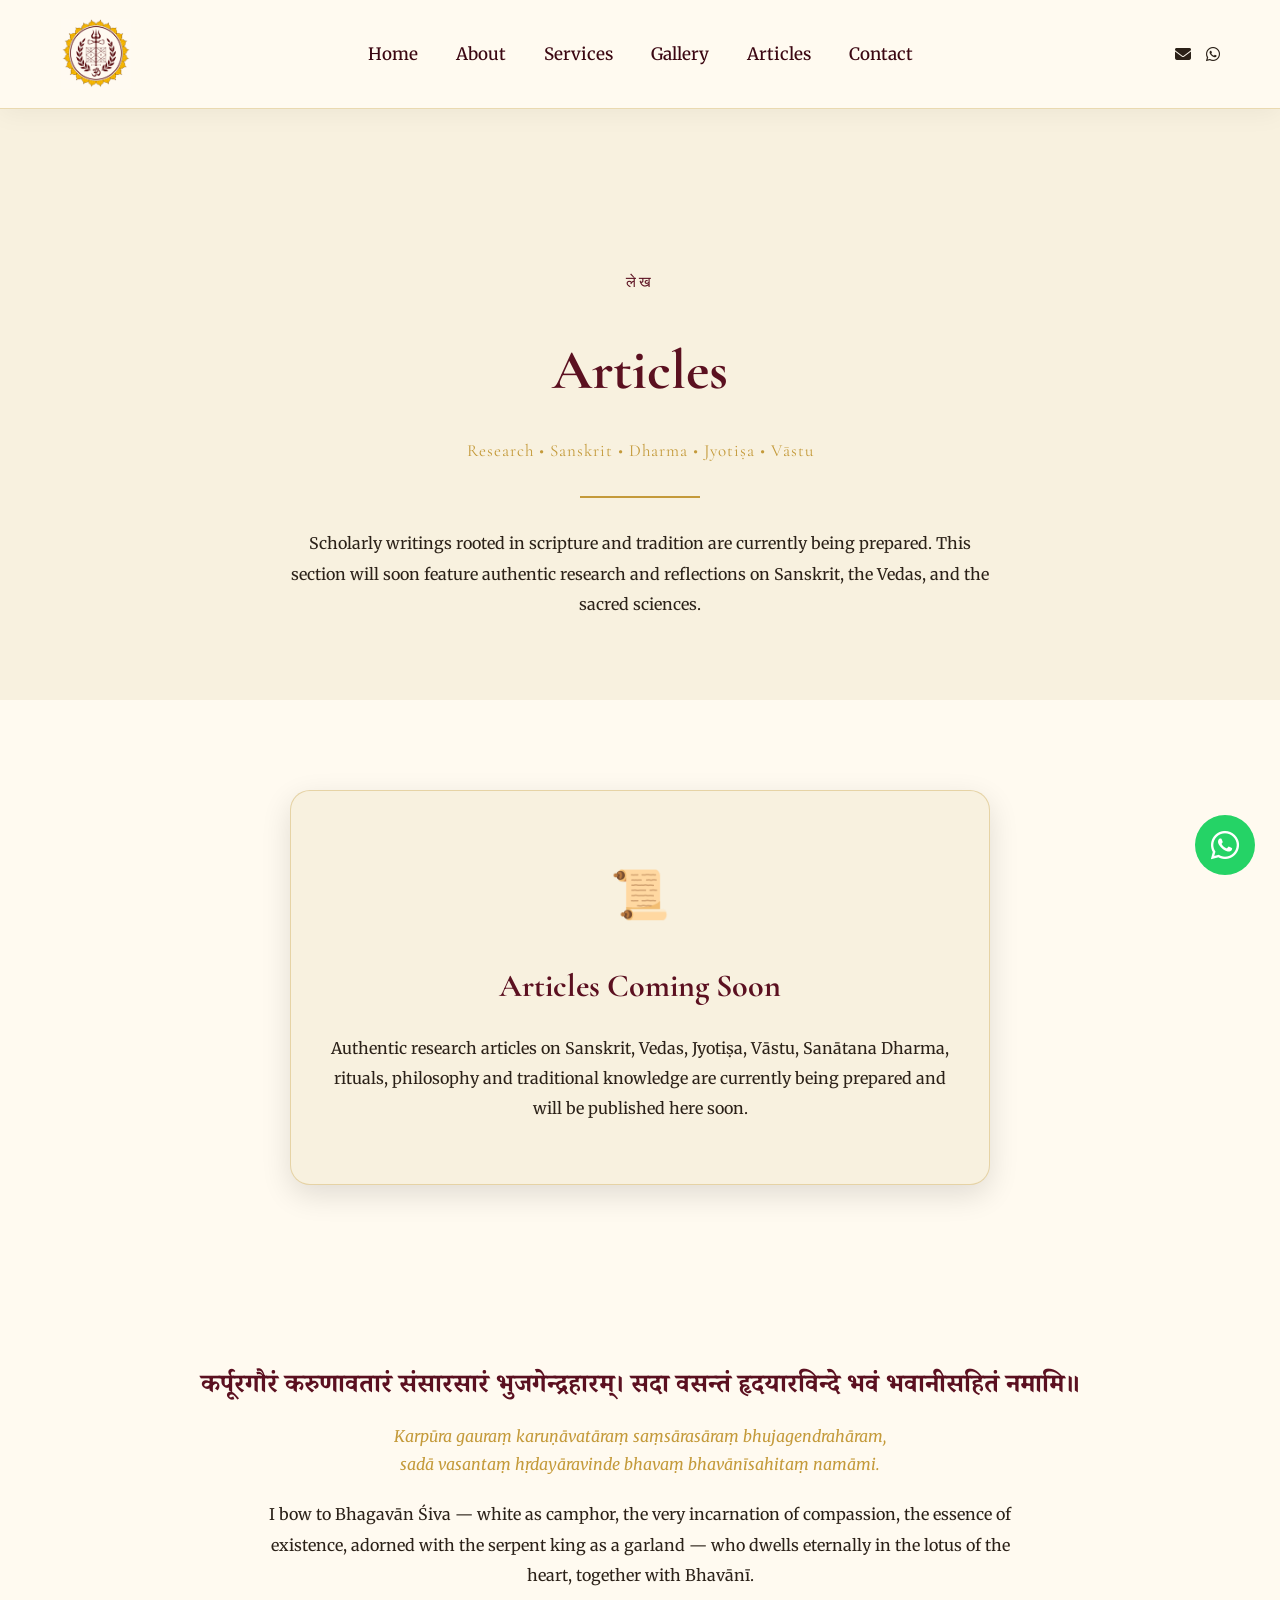
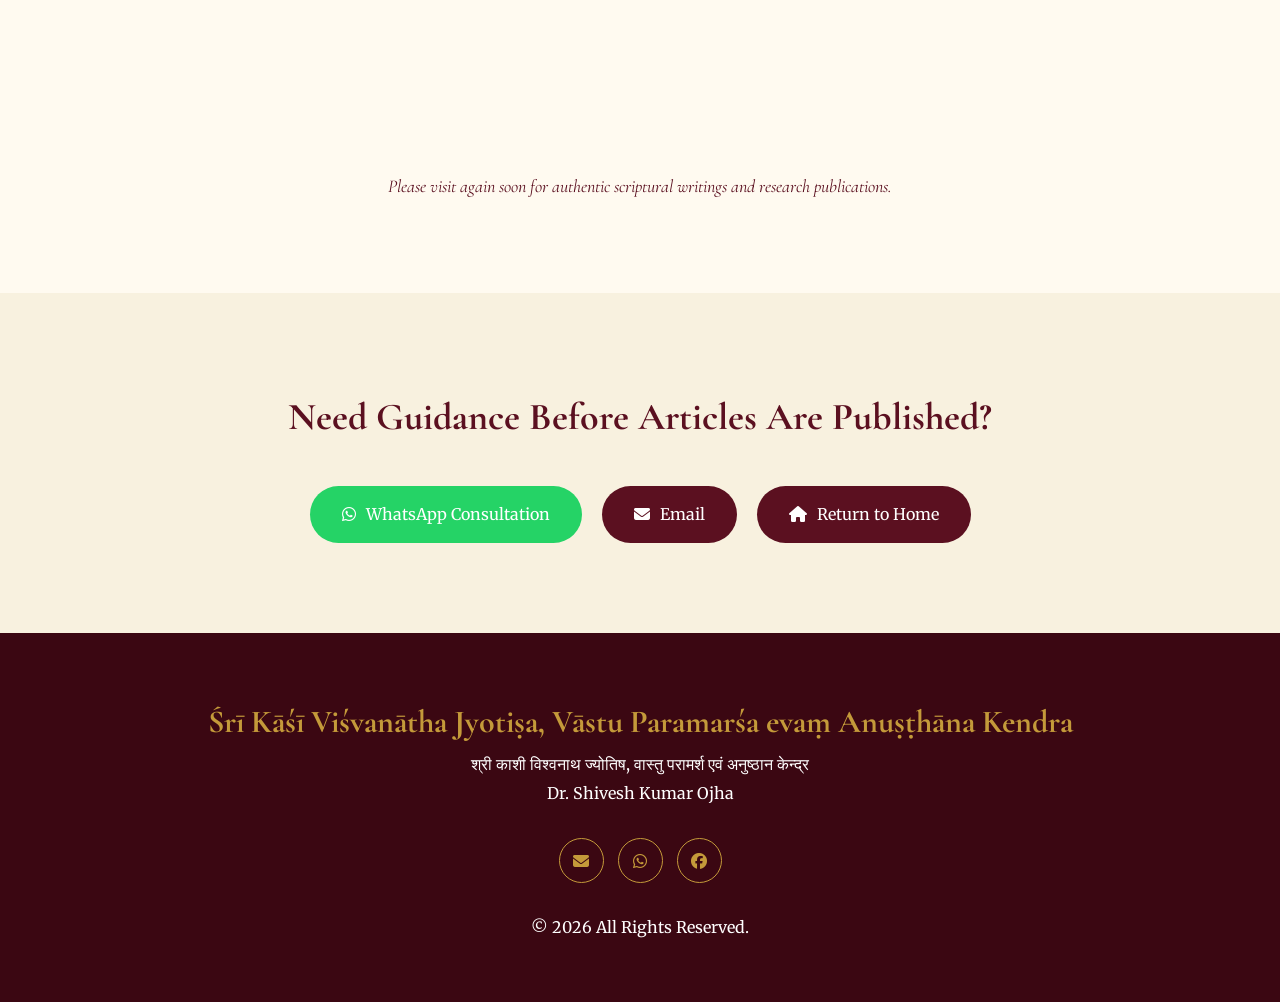
<file: articles.html>
<!DOCTYPE html>
<html lang="en">
<head>
    <meta charset="UTF-8">
    <meta name="viewport" content="width=device-width, initial-scale=1.0">
    <title>Articles | Śrī Kāśī Viśvanātha Jyotiṣa, Vāstu Paramarśa evaṃ Anuṣṭhāna Kendra</title>
    <meta name="description" content="Authentic research articles on Sanskrit, Vedas, Jyotiṣa, Vāstu and Sanātana Dharma — coming soon.">

    <!-- Google Fonts -->
    <link rel="preconnect" href="https://fonts.googleapis.com">
    <link rel="preconnect" href="https://fonts.gstatic.com" crossorigin>
    <link href="https://fonts.googleapis.com/css2?family=Cormorant+Garamond:wght@400;500;600;700&family=Merriweather:wght@300;400;700&family=Noto+Serif+Devanagari:wght@400;500;600;700&display=swap" rel="stylesheet">

    <!-- CSS Stylesheets -->
    <link rel="stylesheet" href="css/variables.css">
    <link rel="stylesheet" href="css/style.css">
    <link rel="stylesheet" href="css/responsive.css">

    <!-- Font Awesome Icons -->
    <link rel="stylesheet" href="https://cdnjs.cloudflare.com/ajax/libs/font-awesome/6.6.0/css/all.min.css">
</head>
<body>

    <!-- Navigation Header -->
    <header>
        <nav class="navbar">
            <div class="logo">
                <img src="logo.png" alt="Institution Logo" class="site-logo">
            </div>
            <ul class="nav-links">
                <li><a href="index.html">Home</a></li>
                <li><a href="about.html">About</a></li>
                <li><a href="services.html">Services</a></li>
                <li><a href="gallery.html">Gallery</a></li>
                <li><a href="articles.html">Articles</a></li>
                <li><a href="contact.html">Contact</a></li>
            </ul>
            <div class="nav-buttons">
    <a href="mailto:drojhashivesh@gmail.com"><i class="fa-solid fa-envelope"></i></a>
    <a href="https://wa.me/918840240775" target="_blank"><i class="fa-brands fa-whatsapp"></i></a>
</div>
            <button class="menu-toggle" id="menuToggle" aria-label="Toggle menu" aria-expanded="false">
                <i class="fa-solid fa-bars"></i>
            </button>
        </nav>
    </header>
    <div class="nav-overlay" id="navOverlay"></div>

    <!-- ============================
         ARTICLES HERO
    ============================ -->
    <section class="services-hero">
        <div class="container">
            <p class="subtitle">लेख</p>
            <h1>Articles</h1>
            <p class="articles-hero-tags">Research &bull; Sanskrit &bull; Dharma &bull; Jyotiṣa &bull; Vāstu</p>
            <div class="divider"></div>
            <p class="services-hero-intro">
                Scholarly writings rooted in scripture and tradition are currently being prepared.
                This section will soon feature authentic research and reflections on Sanskrit,
                the Vedas, and the sacred sciences.
            </p>
        </div>
    </section>

    <!-- ============================
         COMING SOON CARD
    ============================ -->
    <section class="coming-soon-section">
        <div class="container">
            <div class="coming-soon-card">
                <div class="coming-soon-icon">📜</div>
                <h2>Articles Coming Soon</h2>
                <p>
                    Authentic research articles on Sanskrit, Vedas, Jyotiṣa, Vāstu, Sanātana
                    Dharma, rituals, philosophy and traditional knowledge are currently being
                    prepared and will be published here soon.
                </p>
            </div>
        </div>
    </section>

    <!-- ============================
         QUOTE SECTION
    ============================ -->
    <section class="vision-section">
        <div class="container">
            <h2 class="devanagari-quote">कर्पूरगौरं करुणावतारं संसारसारं भुजगेन्द्रहारम्। सदा वसन्तं हृदयारविन्दे भवं भवानीसहितं नमामि॥</h2>
            <p class="section-italic">
                Karpūra gauraṃ karuṇāvatāraṃ saṃsārasāraṃ bhujagendrahāram,<br>
                sadā vasantaṃ hṛdayāravinde bhavaṃ bhavānīsahitaṃ namāmi.
            </p>
            <p class="mission-text">
                I bow to Bhagavān Śiva — white as camphor, the very incarnation of compassion,
                the essence of existence, adorned with the serpent king as a garland —
                who dwells eternally in the lotus of the heart, together with Bhavānī.
            </p>
        </div>
    </section>

    <!-- ============================
         NOTIFICATION
    ============================ -->
    <section class="closing-quote-section">
        <div class="container">
            <p class="notification-text">
                Please visit again soon for authentic scriptural writings and research publications.
            </p>
        </div>
    </section>

    <!-- ============================
         FINAL CTA
    ============================ -->
    <section class="services-cta-section">
        <div class="container">
            <h2>Need Guidance Before Articles Are Published?</h2>
            <div class="hero-buttons contact-cta-buttons">
                <a href="https://wa.me/918840240775?text=Namaste%20Dr.%20Shivesh%20Kumar%20Ojha.%20I%20would%20like%20to%20book%20a%20consultation."
                   target="_blank" class="btn whatsapp-btn">
                    <i class="fa-brands fa-whatsapp"></i> WhatsApp Consultation
                </a>
                <a href="mailto:drojhashivesh@gmail.com" class="btn email-btn">
                    <i class="fa-solid fa-envelope"></i> Email
                </a>
                <a href="index.html" class="btn email-btn">
                    <i class="fa-solid fa-house"></i> Return to Home
                </a>
            </div>
        </div>
    </section>

    <!-- Footer & Universal Modals -->
    <footer>
        <div class="container">
            <h3>Śrī Kāśī Viśvanātha Jyotiṣa, Vāstu Paramarśa evaṃ Anuṣṭhāna Kendra</h3>
            <p>श्री काशी विश्वनाथ ज्योतिष, वास्तु परामर्श एवं अनुष्ठान केन्द्र</p>
            <p>Dr. Shivesh Kumar Ojha</p>
            
            <div class="footer-icons">
                <a href="mailto:drojhashivesh@gmail.com"><i class="fa-solid fa-envelope"></i></a>
                <a href="https://wa.me/918840240775" target="_blank"><i class="fa-brands fa-whatsapp"></i></a>
                <a href="#"><i class="fa-brands fa-facebook"></i></a>
            </div>
            <p>© 2026 All Rights Reserved.</p>
        </div>
    </footer>

    <!-- Bottom Fixed WhatsApp Launcher Icon -->
    <a href="https://wa.me/918840240775" class="floating-whatsapp" target="_blank" aria-label="Chat on WhatsApp">
        <i class="fa-brands fa-whatsapp"></i>
    </a>

    <!-- External Script Integration -->
    <script src="js/script.js"></script>

    <!-- Mobile Navigation Toggle -->
    <script>
        (function () {
            var menuToggle = document.getElementById('menuToggle');
            var navLinks = document.querySelector('.nav-links');
            var navOverlay = document.getElementById('navOverlay');

            if (!menuToggle || !navLinks || !navOverlay) return;

            function closeMenu() {
                navLinks.classList.remove('active');
                navOverlay.classList.remove('active');
                menuToggle.setAttribute('aria-expanded', 'false');
                document.body.classList.remove('nav-open');
            }

            function toggleMenu() {
                var isOpen = navLinks.classList.toggle('active');
                navOverlay.classList.toggle('active', isOpen);
                menuToggle.setAttribute('aria-expanded', String(isOpen));
                document.body.classList.toggle('nav-open', isOpen);
            }

            menuToggle.addEventListener('click', toggleMenu);
            navOverlay.addEventListener('click', closeMenu);
            /* Links are NOT given a closeMenu click-handler — tapping a
               link navigates to a new page anyway, which closes the menu
               automatically. Attaching closeMenu() here was cancelling
               navigation on some mobile browsers. */
            window.addEventListener('resize', function () {
                if (window.innerWidth > 900) closeMenu();
            });
        })();
    </script>
</body>
</html>
</file>
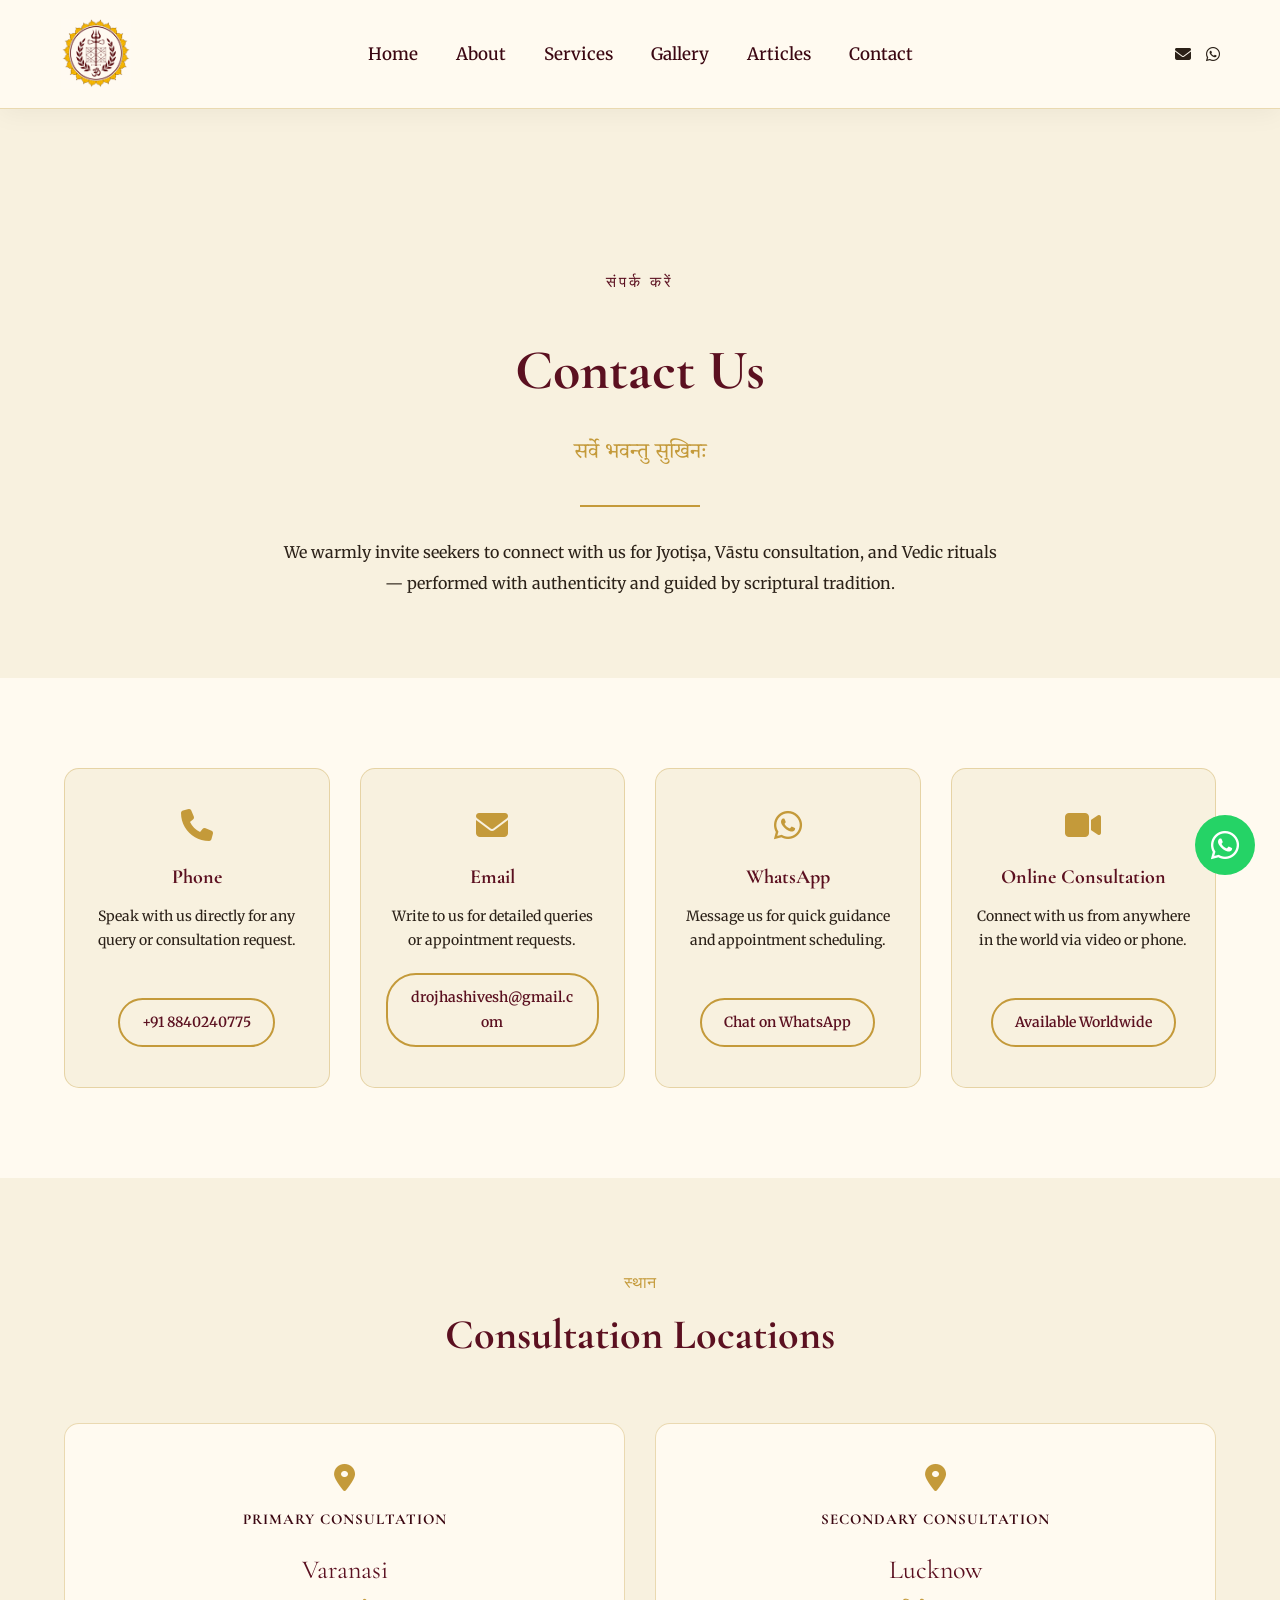
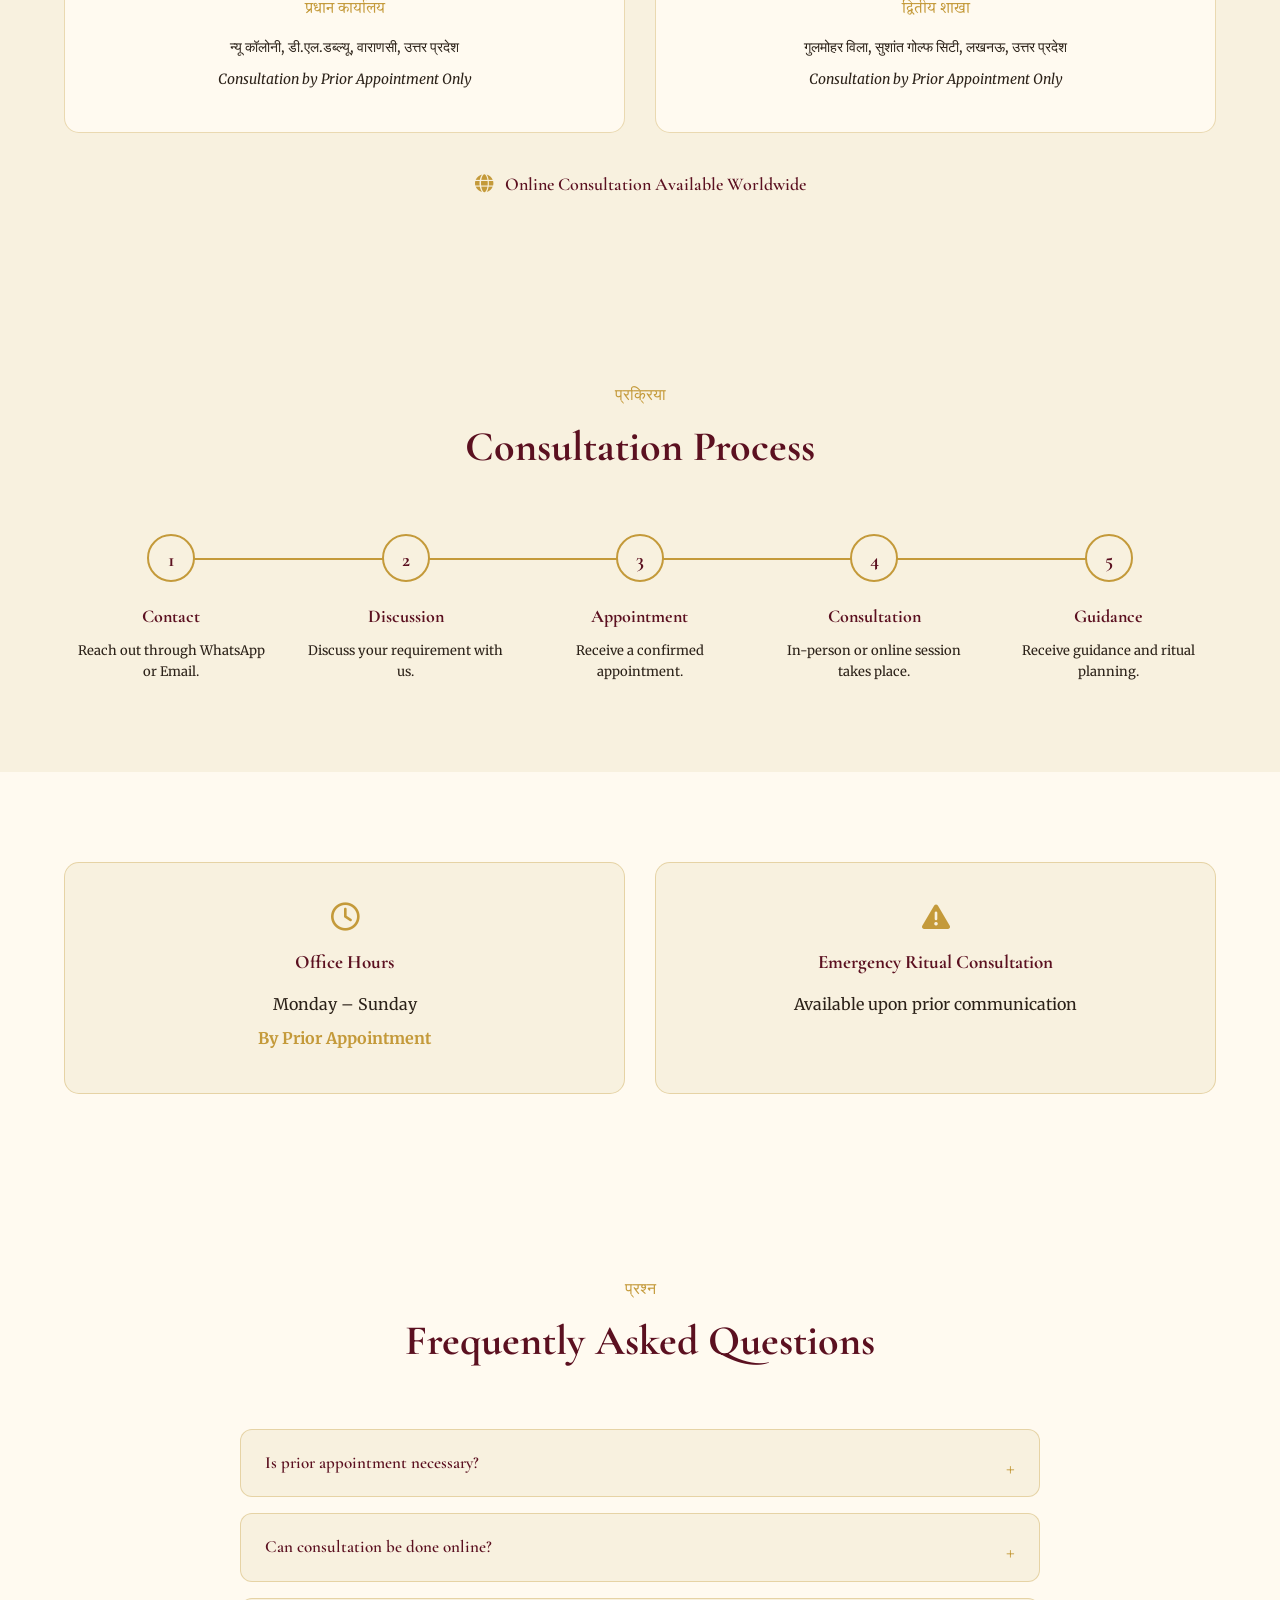
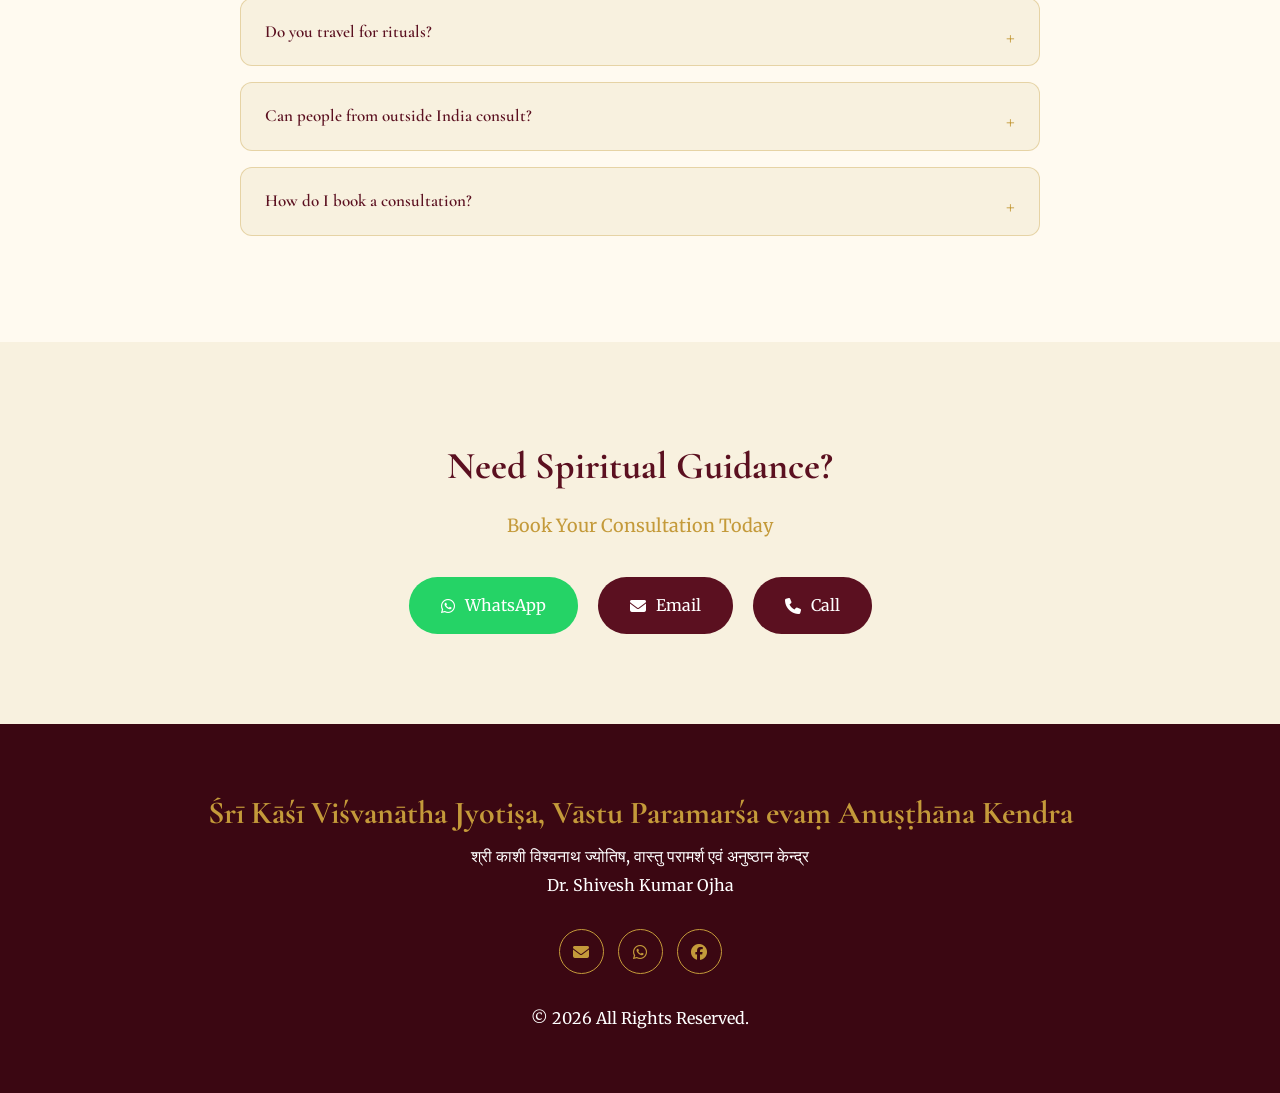
<file: contact.html>
<!DOCTYPE html>
<html lang="en">
<head>
    <meta charset="UTF-8">
    <meta name="viewport" content="width=device-width, initial-scale=1.0">
    <title>Contact Us | Śrī Kāśī Viśvanātha Jyotiṣa, Vāstu Paramarśa evaṃ Anuṣṭhāna Kendra</title>
    <meta name="description" content="Contact Dr. Shivesh Kumar Ojha for Jyotiṣa, Vāstu consultation and Vedic rituals. Consultation centres in Varanasi and Lucknow, and online worldwide.">

    <!-- Google Fonts -->
    <link rel="preconnect" href="https://fonts.googleapis.com">
    <link rel="preconnect" href="https://fonts.gstatic.com" crossorigin>
    <link href="https://fonts.googleapis.com/css2?family=Cormorant+Garamond:wght@400;500;600;700&family=Merriweather:wght@300;400;700&family=Noto+Serif+Devanagari:wght@400;500;600;700&display=swap" rel="stylesheet">

    <!-- CSS Stylesheets -->
    <link rel="stylesheet" href="css/variables.css">
    <link rel="stylesheet" href="css/style.css">
    <link rel="stylesheet" href="css/responsive.css">

    <!-- Font Awesome Icons -->
    <link rel="stylesheet" href="https://cdnjs.cloudflare.com/ajax/libs/font-awesome/6.6.0/css/all.min.css">
</head>
<body>

    <!-- Navigation Header -->
    <header>
        <nav class="navbar">
            <div class="logo">
                <img src="logo.png" alt="Institution Logo" class="site-logo">
            </div>
            <ul class="nav-links">
                <li><a href="index.html">Home</a></li>
                <li><a href="about.html">About</a></li>
                <li><a href="services.html">Services</a></li>
                <li><a href="gallery.html">Gallery</a></li>
                <li><a href="articles.html">Articles</a></li>
                <li><a href="contact.html">Contact</a></li>
            </ul>
            <div class="nav-buttons">
    <a href="mailto:drojhashivesh@gmail.com"><i class="fa-solid fa-envelope"></i></a>
    <a href="https://wa.me/918840240775" target="_blank"><i class="fa-brands fa-whatsapp"></i></a>
</div>
            <button class="menu-toggle" id="menuToggle" aria-label="Toggle menu" aria-expanded="false">
                <i class="fa-solid fa-bars"></i>
            </button>
        </nav>
    </header>
    <div class="nav-overlay" id="navOverlay"></div>

    <!-- ============================
         CONTACT HERO
    ============================ -->
    <section class="services-hero">
        <div class="container">
            <p class="subtitle">संपर्क करें</p>
            <h1>Contact Us</h1>
            <p class="services-hero-sanskrit">सर्वे भवन्तु सुखिनः</p>
            <div class="divider"></div>
            <p class="services-hero-intro">
                We warmly invite seekers to connect with us for Jyotiṣa, Vāstu
                consultation, and Vedic rituals — performed with authenticity and guided by
                scriptural tradition.
            </p>
        </div>
    </section>

    <!-- ============================
         CONTACT CARDS
    ============================ -->
    <section class="contact-cards-section">
        <div class="container">
            <div class="contact-cards-grid">

                <div class="contact-card">
                    <i class="fa-solid fa-phone"></i>
                    <h3>Phone</h3>
                    <p>Speak with us directly for any query or consultation request.</p>
                    <a href="tel:+918840240775" class="contact-card-btn">+91 8840240775</a>
                </div>

                <div class="contact-card">
                    <i class="fa-solid fa-envelope"></i>
                    <h3>Email</h3>
                    <p>Write to us for detailed queries or appointment requests.</p>
                    <a href="mailto:drojhashivesh@gmail.com" class="contact-card-btn">drojhashivesh@gmail.com</a>
                </div>

                <div class="contact-card">
                    <i class="fa-brands fa-whatsapp"></i>
                    <h3>WhatsApp</h3>
                    <p>Message us for quick guidance and appointment scheduling.</p>
                    <a href="https://wa.me/918840240775" target="_blank" class="contact-card-btn">Chat on WhatsApp</a>
                </div>

                <div class="contact-card">
                    <i class="fa-solid fa-video"></i>
                    <h3>Online Consultation</h3>
                    <p>Connect with us from anywhere in the world via video or phone.</p>
                    <a href="https://wa.me/918840240775?text=Namaste%2C%20I%20would%20like%20to%20book%20an%20online%20consultation." target="_blank" class="contact-card-btn">Available Worldwide</a>
                </div>

            </div>
        </div>
    </section>

    <!-- ============================
         CONSULTATION LOCATIONS
    ============================ -->
    <section class="locations-section">
        <div class="container">
            <div class="section-heading">
                <span>स्थान</span>
                <h2>Consultation Locations</h2>
            </div>
            <div class="locations-grid">
                <div class="location-card">
                    <i class="fa-solid fa-location-dot"></i>
                    <h3>Primary Consultation</h3>
                    <p class="location-city">Varanasi <span class="location-hindi">प्रधान कार्यालय</span></p>
                    <p class="location-address">न्यू कॉलोनी, डी.एल.डब्ल्यू, वाराणसी, उत्तर प्रदेश</p>
                    <p class="location-note">Consultation by Prior Appointment Only</p>
                </div>
                <div class="location-card">
                    <i class="fa-solid fa-location-dot"></i>
                    <h3>Secondary Consultation</h3>
                    <p class="location-city">Lucknow <span class="location-hindi">द्वितीय शाखा</span></p>
                    <p class="location-address">गुलमोहर विला, सुशांत गोल्फ सिटी, लखनऊ, उत्तर प्रदेश</p>
                    <p class="location-note">Consultation by Prior Appointment Only</p>
                </div>
            </div>
            <p class="locations-online-note">
                <i class="fa-solid fa-globe"></i> Online Consultation Available Worldwide
            </p>
        </div>
    </section>

    <!-- ============================
         CONSULTATION PROCESS
    ============================ -->
    <section class="process-section">
        <div class="container">
            <div class="section-heading">
                <span>प्रक्रिया</span>
                <h2>Consultation Process</h2>
            </div>
            <div class="process-timeline">
                <div class="process-step">
                    <div class="process-number">1</div>
                    <h3>Contact</h3>
                    <p>Reach out through WhatsApp or Email.</p>
                </div>
                <div class="process-step">
                    <div class="process-number">2</div>
                    <h3>Discussion</h3>
                    <p>Discuss your requirement with us.</p>
                </div>
                <div class="process-step">
                    <div class="process-number">3</div>
                    <h3>Appointment</h3>
                    <p>Receive a confirmed appointment.</p>
                </div>
                <div class="process-step">
                    <div class="process-number">4</div>
                    <h3>Consultation</h3>
                    <p>In-person or online session takes place.</p>
                </div>
                <div class="process-step">
                    <div class="process-number">5</div>
                    <h3>Guidance</h3>
                    <p>Receive guidance and ritual planning.</p>
                </div>
            </div>
        </div>
    </section>

    <!-- ============================
         OFFICE HOURS
    ============================ -->
    <section class="office-hours-section">
        <div class="container office-hours-grid">
            <div class="office-hours-card">
                <i class="fa-regular fa-clock"></i>
                <h3>Office Hours</h3>
                <p>Monday – Sunday</p>
                <p class="office-hours-highlight">By Prior Appointment</p>
            </div>
            <div class="office-hours-card">
                <i class="fa-solid fa-triangle-exclamation"></i>
                <h3>Emergency Ritual Consultation</h3>
                <p>Available upon prior communication</p>
            </div>
        </div>
    </section>

    <!-- ============================
         FAQ
    ============================ -->
    <section class="faq-section">
        <div class="container">
            <div class="section-heading">
                <span>प्रश्न</span>
                <h2>Frequently Asked Questions</h2>
            </div>
            <div class="faq-list">
                <details class="faq-item">
                    <summary>Is prior appointment necessary?</summary>
                    <p>Yes, all consultations — in-person or online — are conducted strictly by prior appointment.</p>
                </details>
                <details class="faq-item">
                    <summary>Can consultation be done online?</summary>
                    <p>Yes, online consultation is available worldwide via video call, phone or WhatsApp.</p>
                </details>
                <details class="faq-item">
                    <summary>Do you travel for rituals?</summary>
                    <p>Yes, travel for rituals and ceremonies outside Varanasi can be arranged; please contact us to discuss details.</p>
                </details>
                <details class="faq-item">
                    <summary>Can people from outside India consult?</summary>
                    <p>Yes, devotees from anywhere in the world are welcome to book an online consultation.</p>
                </details>
                <details class="faq-item">
                    <summary>How do I book a consultation?</summary>
                    <p>Simply reach out via WhatsApp, phone or email, and we will guide you through the appointment process.</p>
                </details>
            </div>
        </div>
    </section>

    <!-- ============================
         FINAL CTA
    ============================ -->
    <section class="services-cta-section">
        <div class="container">
            <h2>Need Spiritual Guidance?</h2>
            <p>Book Your Consultation Today</p>
            <div class="hero-buttons contact-cta-buttons">
                <a href="https://wa.me/918840240775?text=Namaste%20Dr.%20Shivesh%20Kumar%20Ojha.%20I%20would%20like%20to%20book%20a%20consultation."
                   target="_blank" class="btn whatsapp-btn">
                    <i class="fa-brands fa-whatsapp"></i> WhatsApp
                </a>
                <a href="mailto:drojhashivesh@gmail.com" class="btn email-btn">
                    <i class="fa-solid fa-envelope"></i> Email
                </a>
                <a href="tel:+918840240775" class="btn email-btn">
                    <i class="fa-solid fa-phone"></i> Call
                </a>
            </div>
        </div>
    </section>

    <!-- Footer & Universal Modals -->
    <footer>
        <div class="container">
            <h3>Śrī Kāśī Viśvanātha Jyotiṣa, Vāstu Paramarśa evaṃ Anuṣṭhāna Kendra</h3>
            <p>श्री काशी विश्वनाथ ज्योतिष, वास्तु परामर्श एवं अनुष्ठान केन्द्र</p>
            <p>Dr. Shivesh Kumar Ojha</p>
            
            <div class="footer-icons">
                <a href="mailto:drojhashivesh@gmail.com"><i class="fa-solid fa-envelope"></i></a>
                <a href="https://wa.me/918840240775" target="_blank"><i class="fa-brands fa-whatsapp"></i></a>
                <a href="#"><i class="fa-brands fa-facebook"></i></a>
            </div>
            <p>© 2026 All Rights Reserved.</p>
        </div>
    </footer>

    <!-- Bottom Fixed WhatsApp Launcher Icon -->
    <a href="https://wa.me/918840240775" class="floating-whatsapp" target="_blank" aria-label="Chat on WhatsApp">
        <i class="fa-brands fa-whatsapp"></i>
    </a>

    <!-- External Script Integration -->
    <script src="js/script.js"></script>

    <!-- Mobile Navigation Toggle -->
    <script>
        (function () {
            var menuToggle = document.getElementById('menuToggle');
            var navLinks = document.querySelector('.nav-links');
            var navOverlay = document.getElementById('navOverlay');

            if (!menuToggle || !navLinks || !navOverlay) return;

            function closeMenu() {
                navLinks.classList.remove('active');
                navOverlay.classList.remove('active');
                menuToggle.setAttribute('aria-expanded', 'false');
                document.body.classList.remove('nav-open');
            }

            function toggleMenu() {
                var isOpen = navLinks.classList.toggle('active');
                navOverlay.classList.toggle('active', isOpen);
                menuToggle.setAttribute('aria-expanded', String(isOpen));
                document.body.classList.toggle('nav-open', isOpen);
            }

            menuToggle.addEventListener('click', toggleMenu);
            navOverlay.addEventListener('click', closeMenu);
            /* Links are NOT given a closeMenu click-handler — tapping a
               link navigates to a new page anyway, which closes the menu
               automatically. Attaching closeMenu() here was cancelling
               navigation on some mobile browsers. */
            window.addEventListener('resize', function () {
                if (window.innerWidth > 900) closeMenu();
            });
        })();
    </script>
</body>
</html>
</file>
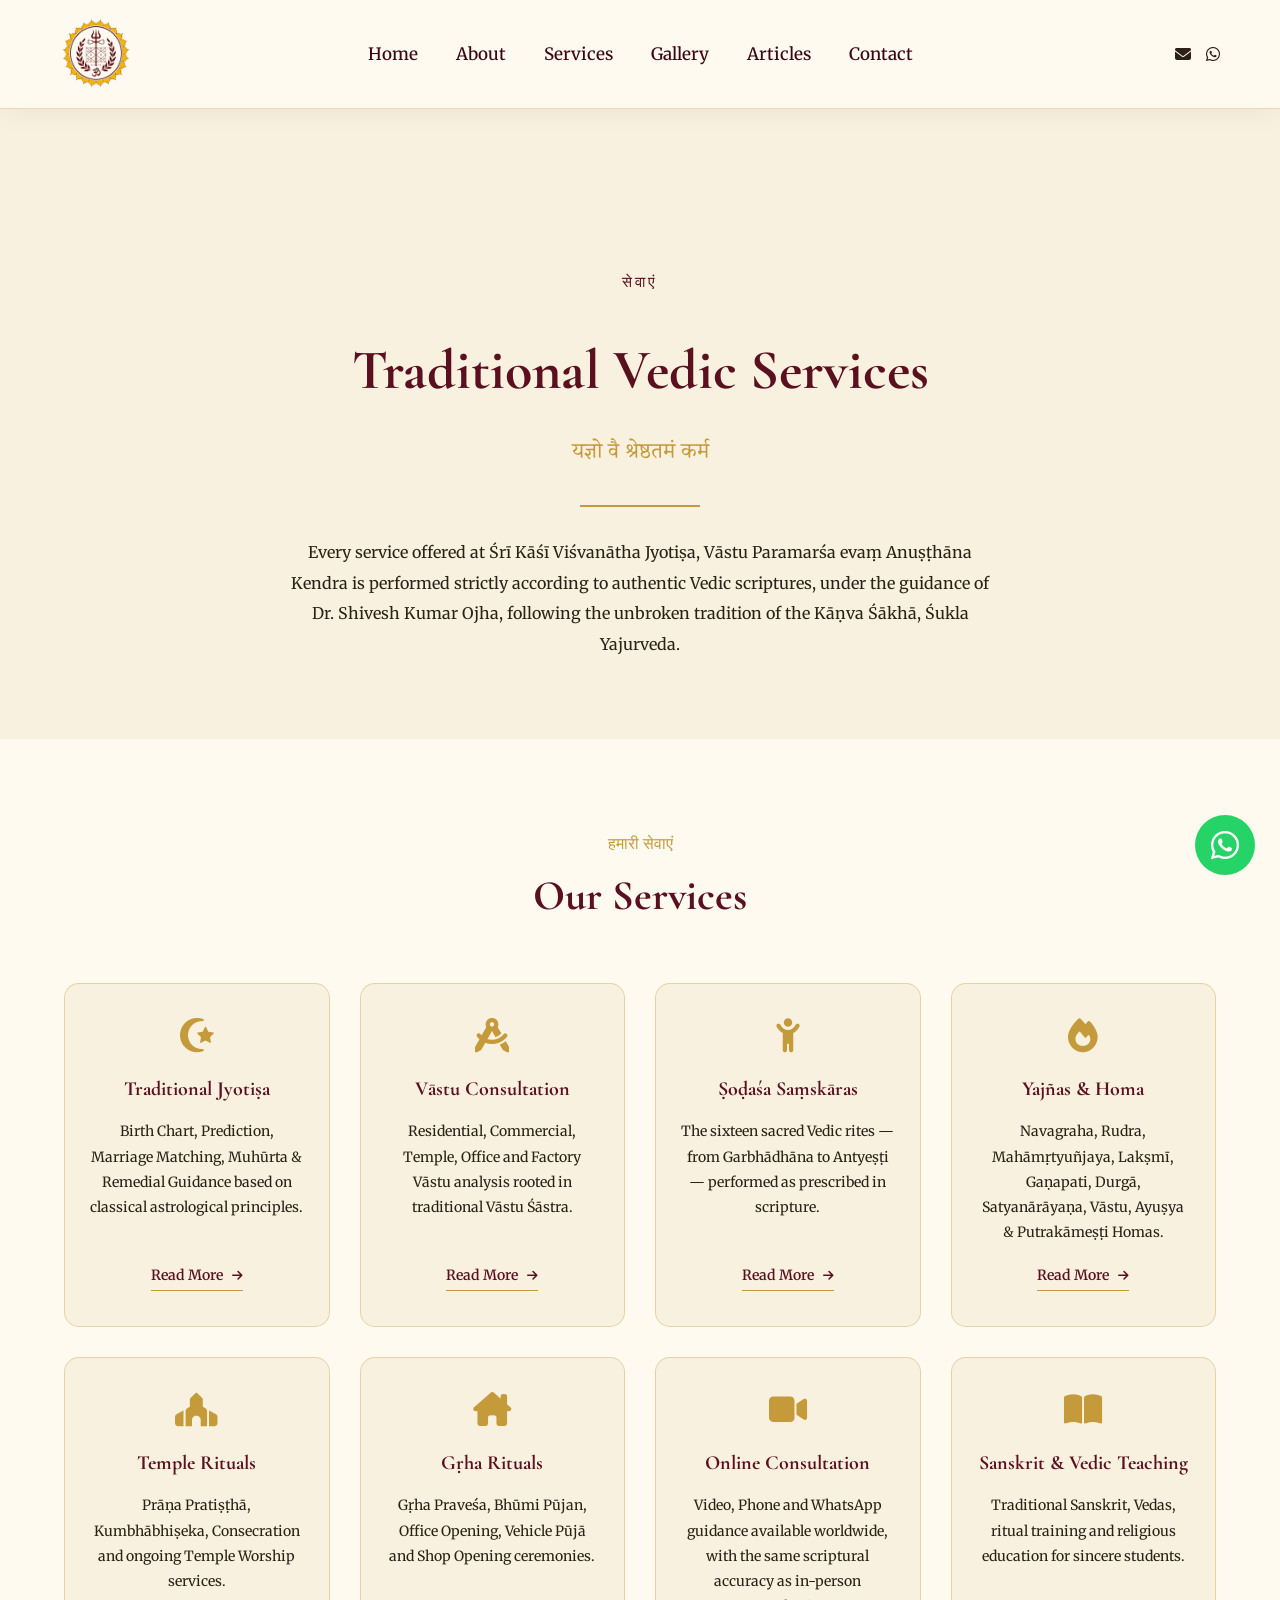
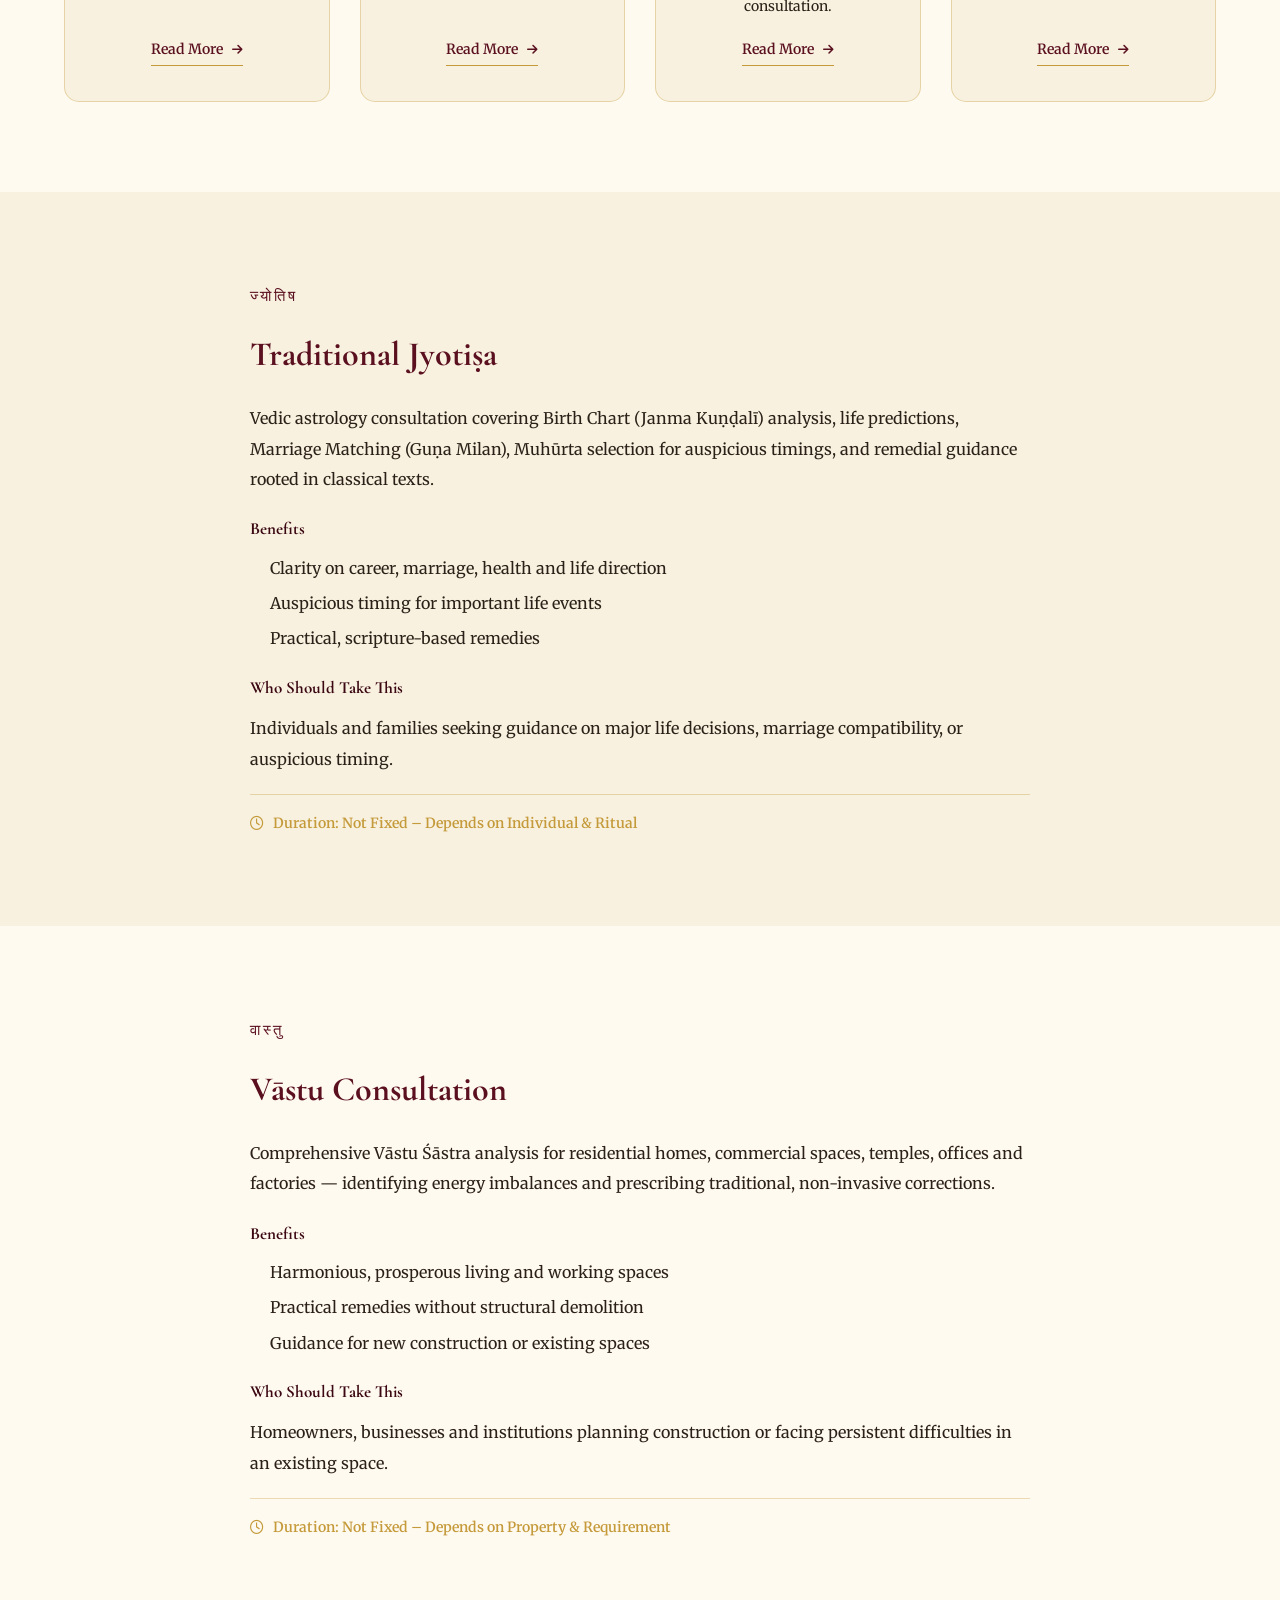
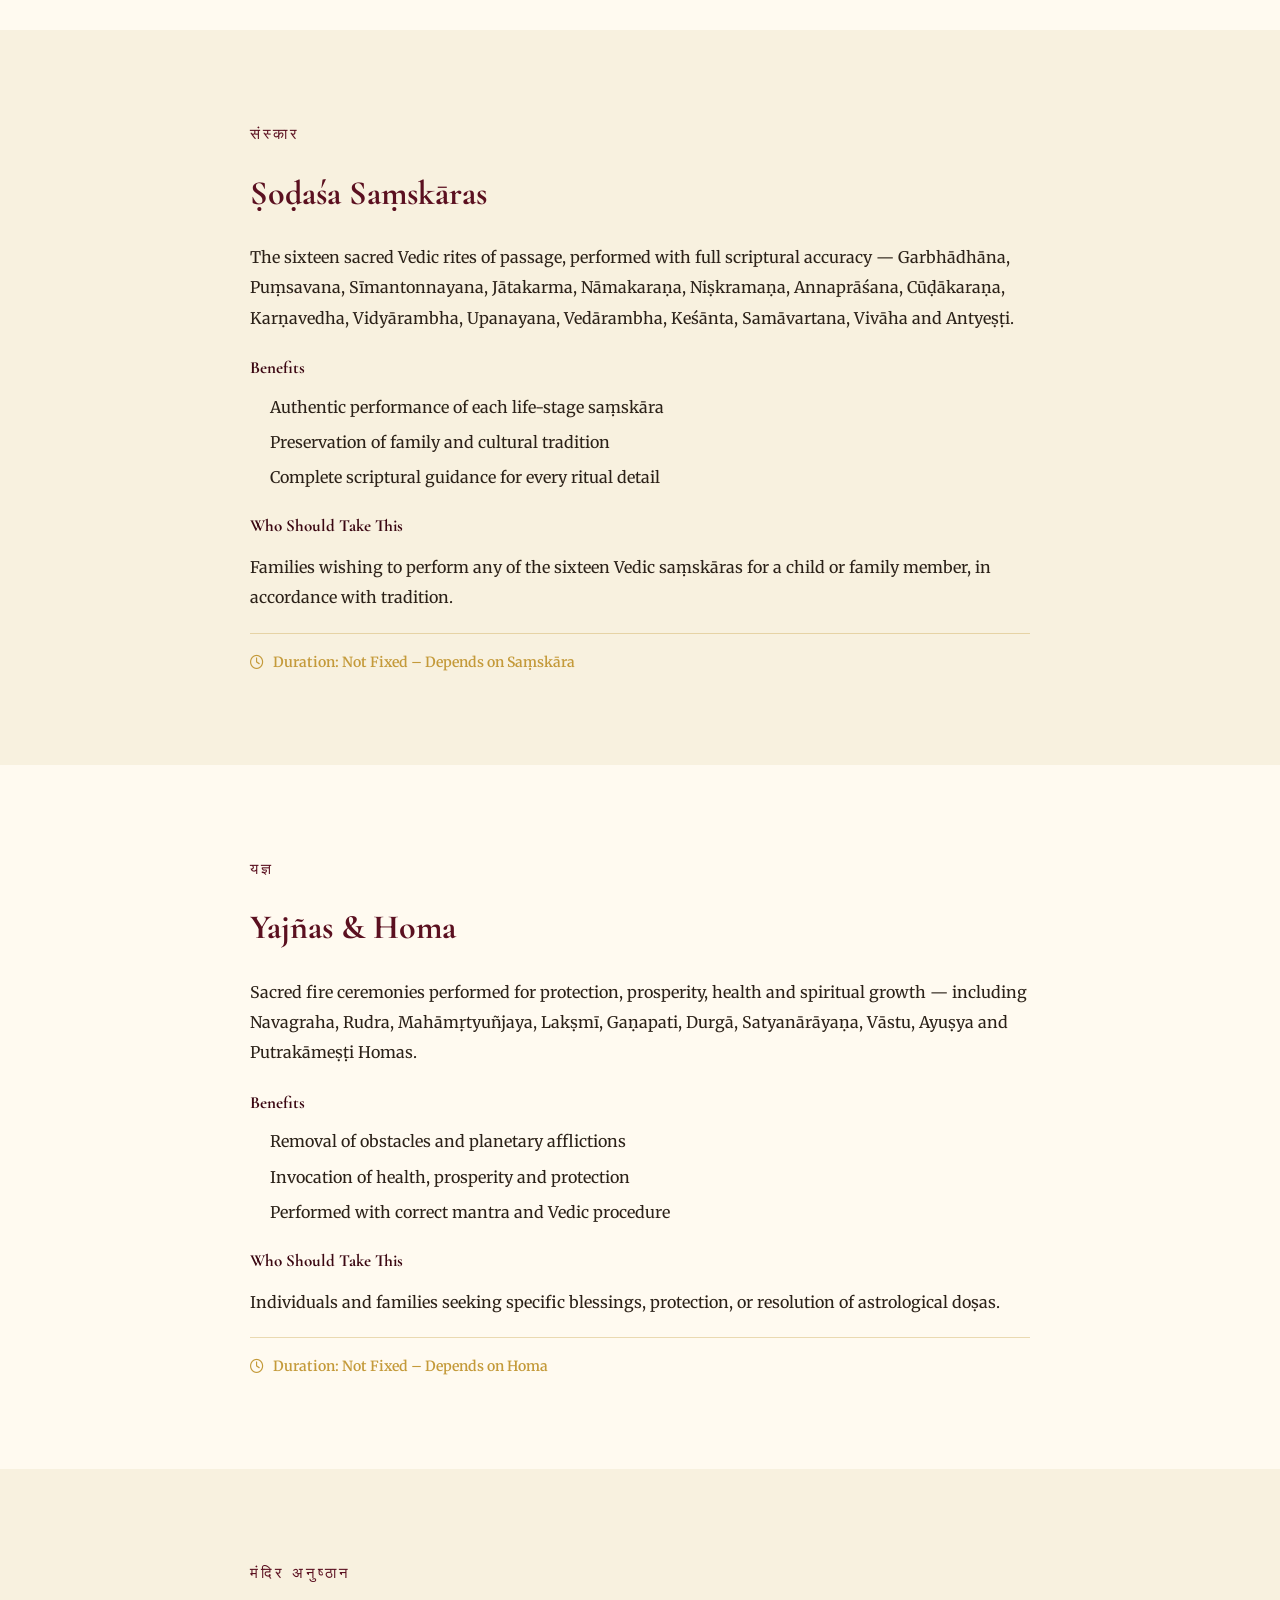
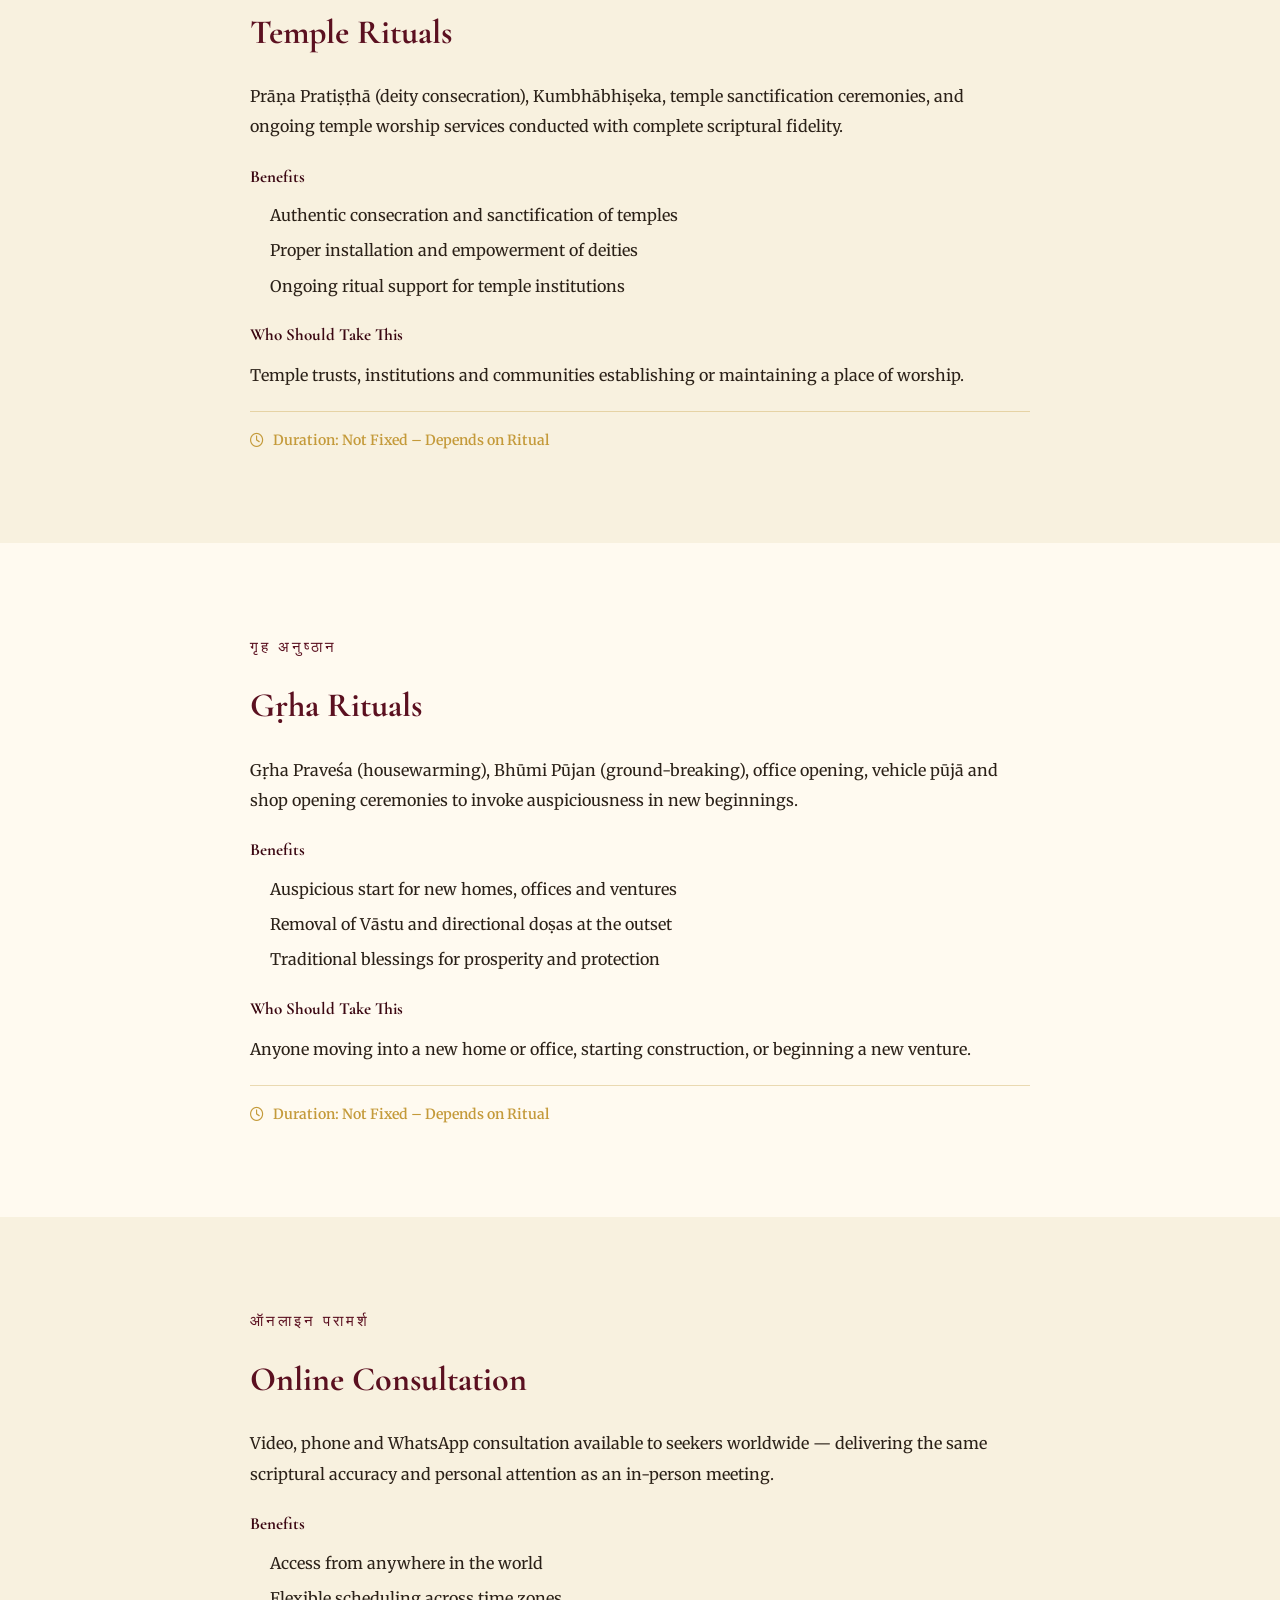
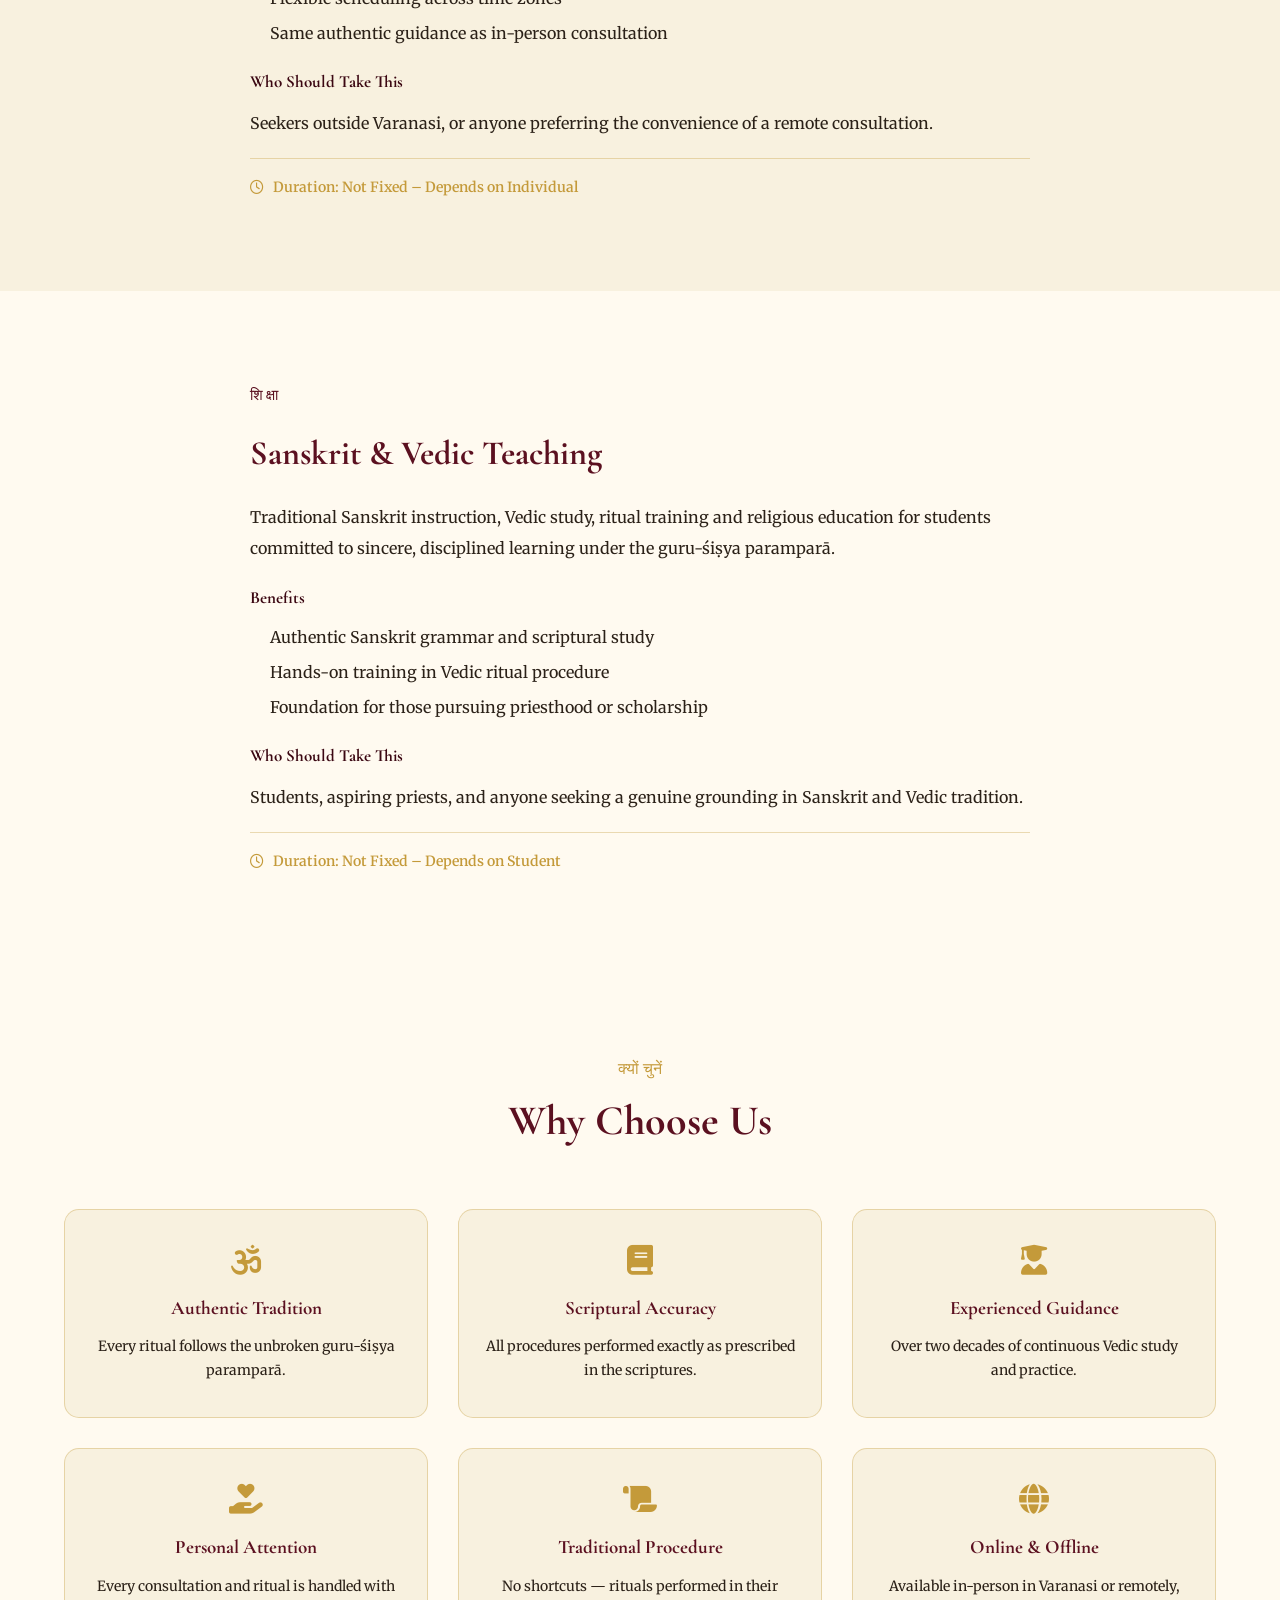
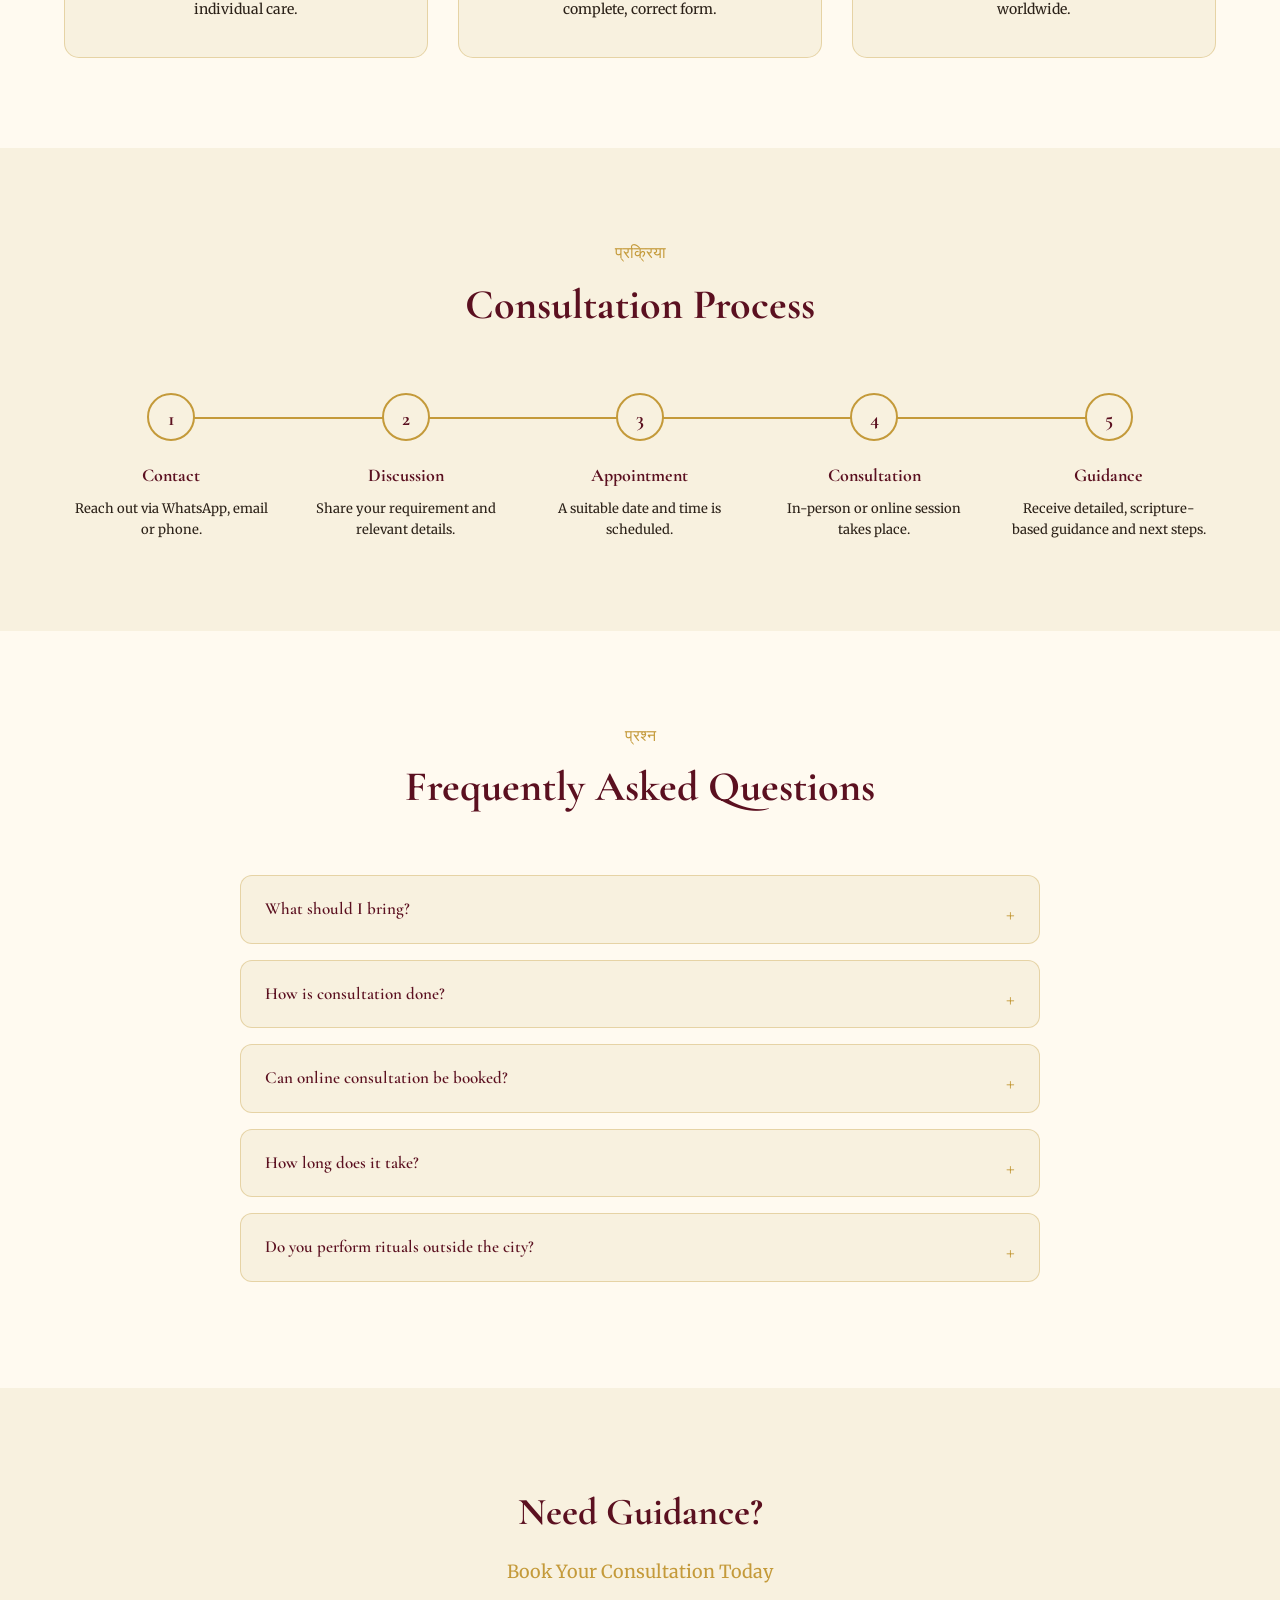
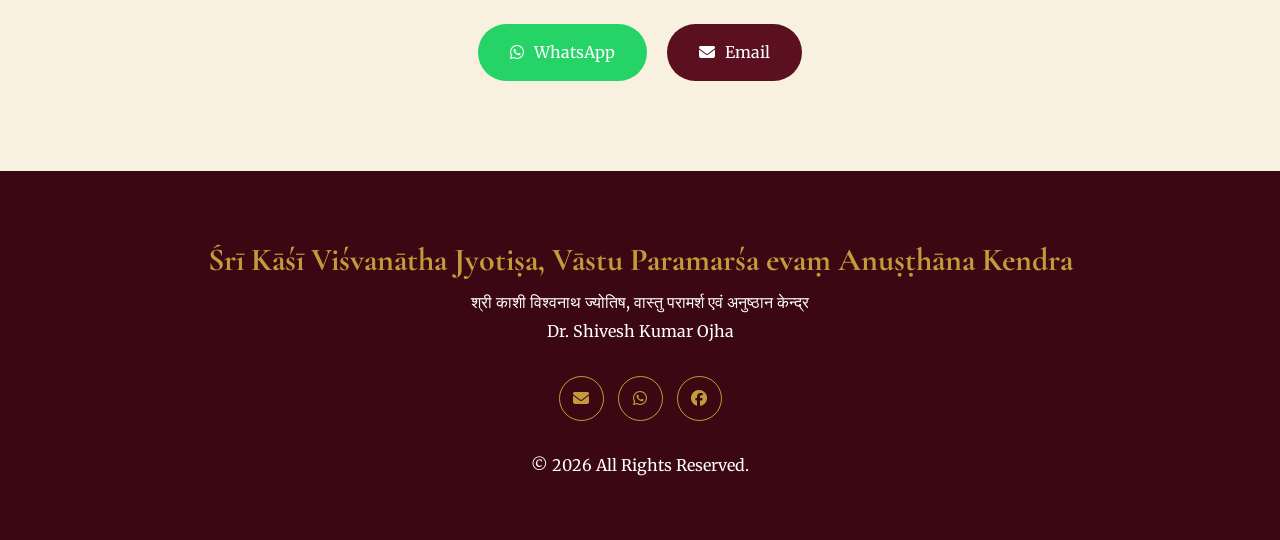
<file: services.html>
<!DOCTYPE html>
<html lang="en">
<head>
    <meta charset="UTF-8">
    <meta name="viewport" content="width=device-width, initial-scale=1.0">
    <title>Services | Śrī Kāśī Viśvanātha Jyotiṣa, Vāstu Paramarśa evaṃ Anuṣṭhāna Kendra</title>
    <meta name="description" content="Traditional Vedic services: Jyotiṣa, Vāstu Consultation, Ṣoḍaśa Saṃskāras, Yajñas, Temple Rituals, Gṛha Rituals, Online Consultation and Vedic Teaching.">

    <!-- Google Fonts -->
    <link rel="preconnect" href="https://fonts.googleapis.com">
    <link rel="preconnect" href="https://fonts.gstatic.com" crossorigin>
    <link href="https://fonts.googleapis.com/css2?family=Cormorant+Garamond:wght@400;500;600;700&family=Merriweather:wght@300;400;700&family=Noto+Serif+Devanagari:wght@400;500;600;700&display=swap" rel="stylesheet">

    <!-- CSS Stylesheets -->
    <link rel="stylesheet" href="css/variables.css">
    <link rel="stylesheet" href="css/style.css">
    <link rel="stylesheet" href="css/responsive.css">

    <!-- Font Awesome Icons -->
    <link rel="stylesheet" href="https://cdnjs.cloudflare.com/ajax/libs/font-awesome/6.6.0/css/all.min.css">
</head>
<body>

    <!-- Navigation Header -->
    <header>
        <nav class="navbar">
            <div class="logo">
                <img src="logo.png" alt="Institution Logo" class="site-logo">
            </div>
            <ul class="nav-links">
                <li><a href="index.html">Home</a></li>
                <li><a href="about.html">About</a></li>
                <li><a href="services.html">Services</a></li>
                <li><a href="gallery.html">Gallery</a></li>
                <li><a href="articles.html">Articles</a></li>
                <li><a href="contact.html">Contact</a></li>
            </ul>
            <div class="nav-buttons">
    <a href="mailto:drojhashivesh@gmail.com"><i class="fa-solid fa-envelope"></i></a>
    <a href="https://wa.me/918840240775" target="_blank"><i class="fa-brands fa-whatsapp"></i></a>
</div>
            <button class="menu-toggle" id="menuToggle" aria-label="Toggle menu" aria-expanded="false">
                <i class="fa-solid fa-bars"></i>
            </button>
        </nav>
    </header>
    <div class="nav-overlay" id="navOverlay"></div>

    <!-- ============================
         SERVICES HERO
    ============================ -->
    <section class="services-hero">
        <div class="container">
            <p class="subtitle">सेवाएं</p>
            <h1>Traditional Vedic Services</h1>
            <p class="services-hero-sanskrit">यज्ञो वै श्रेष्ठतमं कर्म</p>
            <div class="divider"></div>
            <p class="services-hero-intro">
                Every service offered at Śrī Kāśī Viśvanātha Jyotiṣa, Vāstu Paramarśa evaṃ Anuṣṭhāna
                Kendra is performed strictly according to authentic Vedic scriptures, under the
                guidance of Dr. Shivesh Kumar Ojha, following the unbroken tradition of the
                Kāṇva Śākhā, Śukla Yajurveda.
            </p>
        </div>
    </section>

    <!-- ============================
         FEATURED SERVICES GRID
    ============================ -->
    <section class="services-grid-section">
        <div class="container">
            <div class="section-heading">
                <span>हमारी सेवाएं</span>
                <h2>Our Services</h2>
            </div>

            <div class="services-grid">

                <div class="service-card">
                    <i class="fa-solid fa-star-and-crescent"></i>
                    <h3>Traditional Jyotiṣa</h3>
                    <p>Birth Chart, Prediction, Marriage Matching, Muhūrta &amp; Remedial Guidance based on classical astrological principles.</p>
                    <a href="#service-jyotisha" class="service-readmore">Read More <i class="fa-solid fa-arrow-right"></i></a>
                </div>

                <div class="service-card">
                    <i class="fa-solid fa-compass-drafting"></i>
                    <h3>Vāstu Consultation</h3>
                    <p>Residential, Commercial, Temple, Office and Factory Vāstu analysis rooted in traditional Vāstu Śāstra.</p>
                    <a href="#service-vastu" class="service-readmore">Read More <i class="fa-solid fa-arrow-right"></i></a>
                </div>

                <div class="service-card">
                    <i class="fa-solid fa-child-reaching"></i>
                    <h3>Ṣoḍaśa Saṃskāras</h3>
                    <p>The sixteen sacred Vedic rites — from Garbhādhāna to Antyeṣṭi — performed as prescribed in scripture.</p>
                    <a href="#service-samskaras" class="service-readmore">Read More <i class="fa-solid fa-arrow-right"></i></a>
                </div>

                <div class="service-card">
                    <i class="fa-solid fa-fire"></i>
                    <h3>Yajñas &amp; Homa</h3>
                    <p>Navagraha, Rudra, Mahāmṛtyuñjaya, Lakṣmī, Gaṇapati, Durgā, Satyanārāyaṇa, Vāstu, Ayuṣya &amp; Putrakāmeṣṭi Homas.</p>
                    <a href="#service-yajna" class="service-readmore">Read More <i class="fa-solid fa-arrow-right"></i></a>
                </div>

                <div class="service-card">
                    <i class="fa-solid fa-place-of-worship"></i>
                    <h3>Temple Rituals</h3>
                    <p>Prāṇa Pratiṣṭhā, Kumbhābhiṣeka, Consecration and ongoing Temple Worship services.</p>
                    <a href="#service-temple" class="service-readmore">Read More <i class="fa-solid fa-arrow-right"></i></a>
                </div>

                <div class="service-card">
                    <i class="fa-solid fa-house-chimney"></i>
                    <h3>Gṛha Rituals</h3>
                    <p>Gṛha Praveśa, Bhūmi Pūjan, Office Opening, Vehicle Pūjā and Shop Opening ceremonies.</p>
                    <a href="#service-griha" class="service-readmore">Read More <i class="fa-solid fa-arrow-right"></i></a>
                </div>

                <div class="service-card">
                    <i class="fa-solid fa-video"></i>
                    <h3>Online Consultation</h3>
                    <p>Video, Phone and WhatsApp guidance available worldwide, with the same scriptural accuracy as in-person consultation.</p>
                    <a href="#service-online" class="service-readmore">Read More <i class="fa-solid fa-arrow-right"></i></a>
                </div>

                <div class="service-card">
                    <i class="fa-solid fa-book-open"></i>
                    <h3>Sanskrit &amp; Vedic Teaching</h3>
                    <p>Traditional Sanskrit, Vedas, ritual training and religious education for sincere students.</p>
                    <a href="#service-teaching" class="service-readmore">Read More <i class="fa-solid fa-arrow-right"></i></a>
                </div>

            </div>
        </div>
    </section>

    <!-- ============================
         DETAILED SERVICE SECTIONS
    ============================ -->

    <!-- 1. Jyotiṣa -->
    <section class="service-detail" id="service-jyotisha">
        <div class="container service-detail-full">
            <div class="service-detail-content">
                <p class="subtitle">ज्योतिष</p>
                <h2>Traditional Jyotiṣa</h2>
                <p>
                    Vedic astrology consultation covering Birth Chart (Janma Kuṇḍalī) analysis,
                    life predictions, Marriage Matching (Guṇa Milan), Muhūrta selection for
                    auspicious timings, and remedial guidance rooted in classical texts.
                </p>
                <h4>Benefits</h4>
                <ul class="service-list">
                    <li>Clarity on career, marriage, health and life direction</li>
                    <li>Auspicious timing for important life events</li>
                    <li>Practical, scripture-based remedies</li>
                </ul>
                <h4>Who Should Take This</h4>
                <p>Individuals and families seeking guidance on major life decisions, marriage compatibility, or auspicious timing.</p>
                <div class="service-meta">
                    <span><i class="fa-regular fa-clock"></i> Duration: Not Fixed – Depends on Individual & Ritual</span>
                </div>
            </div>
        </div>
    </section>

    <!-- 2. Vāstu -->
    <section class="service-detail alt" id="service-vastu">
        <div class="container service-detail-full">
            <div class="service-detail-content">
                <p class="subtitle">वास्तु</p>
                <h2>Vāstu Consultation</h2>
                <p>
                    Comprehensive Vāstu Śāstra analysis for residential homes, commercial spaces,
                    temples, offices and factories — identifying energy imbalances and prescribing
                    traditional, non-invasive corrections.
                </p>
                <h4>Benefits</h4>
                <ul class="service-list">
                    <li>Harmonious, prosperous living and working spaces</li>
                    <li>Practical remedies without structural demolition</li>
                    <li>Guidance for new construction or existing spaces</li>
                </ul>
                <h4>Who Should Take This</h4>
                <p>Homeowners, businesses and institutions planning construction or facing persistent difficulties in an existing space.</p>
                <div class="service-meta">
                    <span><i class="fa-regular fa-clock"></i> Duration: Not Fixed – Depends on Property & Requirement</span>
                </div>
            </div>
        </div>
    </section>

    <!-- 3. Ṣoḍaśa Saṃskāras -->
    <section class="service-detail" id="service-samskaras">
        <div class="container service-detail-full">
            <div class="service-detail-content">
                <p class="subtitle">संस्कार</p>
                <h2>Ṣoḍaśa Saṃskāras</h2>
                <p>
                    The sixteen sacred Vedic rites of passage, performed with full scriptural
                    accuracy — Garbhādhāna, Puṃsavana, Sīmantonnayana, Jātakarma, Nāmakaraṇa,
                    Niṣkramaṇa, Annaprāśana, Cūḍākaraṇa, Karṇavedha, Vidyārambha, Upanayana,
                    Vedārambha, Keśānta, Samāvartana, Vivāha and Antyeṣṭi.
                </p>
                <h4>Benefits</h4>
                <ul class="service-list">
                    <li>Authentic performance of each life-stage saṃskāra</li>
                    <li>Preservation of family and cultural tradition</li>
                    <li>Complete scriptural guidance for every ritual detail</li>
                </ul>
                <h4>Who Should Take This</h4>
                <p>Families wishing to perform any of the sixteen Vedic saṃskāras for a child or family member, in accordance with tradition.</p>
                <div class="service-meta">
                    <span><i class="fa-regular fa-clock"></i> Duration: Not Fixed – Depends on Saṃskāra</span>
                </div>
            </div>
        </div>
    </section>

    <!-- 4. Yajñas & Homa -->
    <section class="service-detail alt" id="service-yajna">
        <div class="container service-detail-full">
            <div class="service-detail-content">
                <p class="subtitle">यज्ञ</p>
                <h2>Yajñas &amp; Homa</h2>
                <p>
                    Sacred fire ceremonies performed for protection, prosperity, health and
                    spiritual growth — including Navagraha, Rudra, Mahāmṛtyuñjaya, Lakṣmī,
                    Gaṇapati, Durgā, Satyanārāyaṇa, Vāstu, Ayuṣya and Putrakāmeṣṭi Homas.
                </p>
                <h4>Benefits</h4>
                <ul class="service-list">
                    <li>Removal of obstacles and planetary afflictions</li>
                    <li>Invocation of health, prosperity and protection</li>
                    <li>Performed with correct mantra and Vedic procedure</li>
                </ul>
                <h4>Who Should Take This</h4>
                <p>Individuals and families seeking specific blessings, protection, or resolution of astrological doṣas.</p>
                <div class="service-meta">
                    <span><i class="fa-regular fa-clock"></i> Duration: Not Fixed – Depends on Homa</span>
                </div>
            </div>
        </div>
    </section>

    <!-- 5. Temple Rituals -->
    <section class="service-detail" id="service-temple">
        <div class="container service-detail-full">
            <div class="service-detail-content">
                <p class="subtitle">मंदिर अनुष्ठान</p>
                <h2>Temple Rituals</h2>
                <p>
                    Prāṇa Pratiṣṭhā (deity consecration), Kumbhābhiṣeka, temple sanctification
                    ceremonies, and ongoing temple worship services conducted with complete
                    scriptural fidelity.
                </p>
                <h4>Benefits</h4>
                <ul class="service-list">
                    <li>Authentic consecration and sanctification of temples</li>
                    <li>Proper installation and empowerment of deities</li>
                    <li>Ongoing ritual support for temple institutions</li>
                </ul>
                <h4>Who Should Take This</h4>
                <p>Temple trusts, institutions and communities establishing or maintaining a place of worship.</p>
                <div class="service-meta">
                    <span><i class="fa-regular fa-clock"></i> Duration: Not Fixed – Depends on Ritual</span>
                </div>
            </div>
        </div>
    </section>

    <!-- 6. Gṛha Rituals -->
    <section class="service-detail alt" id="service-griha">
        <div class="container service-detail-full">
            <div class="service-detail-content">
                <p class="subtitle">गृह अनुष्ठान</p>
                <h2>Gṛha Rituals</h2>
                <p>
                    Gṛha Praveśa (housewarming), Bhūmi Pūjan (ground-breaking), office opening,
                    vehicle pūjā and shop opening ceremonies to invoke auspiciousness in new
                    beginnings.
                </p>
                <h4>Benefits</h4>
                <ul class="service-list">
                    <li>Auspicious start for new homes, offices and ventures</li>
                    <li>Removal of Vāstu and directional doṣas at the outset</li>
                    <li>Traditional blessings for prosperity and protection</li>
                </ul>
                <h4>Who Should Take This</h4>
                <p>Anyone moving into a new home or office, starting construction, or beginning a new venture.</p>
                <div class="service-meta">
                    <span><i class="fa-regular fa-clock"></i> Duration: Not Fixed – Depends on Ritual</span>
                </div>
            </div>
        </div>
    </section>

    <!-- 7. Online Consultation -->
    <section class="service-detail" id="service-online">
        <div class="container service-detail-full">
            <div class="service-detail-content">
                <p class="subtitle">ऑनलाइन परामर्श</p>
                <h2>Online Consultation</h2>
                <p>
                    Video, phone and WhatsApp consultation available to seekers worldwide —
                    delivering the same scriptural accuracy and personal attention as an
                    in-person meeting.
                </p>
                <h4>Benefits</h4>
                <ul class="service-list">
                    <li>Access from anywhere in the world</li>
                    <li>Flexible scheduling across time zones</li>
                    <li>Same authentic guidance as in-person consultation</li>
                </ul>
                <h4>Who Should Take This</h4>
                <p>Seekers outside Varanasi, or anyone preferring the convenience of a remote consultation.</p>
                <div class="service-meta">
                    <span><i class="fa-regular fa-clock"></i> Duration: Not Fixed – Depends on Individual</span>
                </div>
            </div>
        </div>
    </section>

    <!-- 8. Sanskrit & Vedic Teaching -->
    <section class="service-detail alt" id="service-teaching">
        <div class="container service-detail-full">
            <div class="service-detail-content">
                <p class="subtitle">शिक्षा</p>
                <h2>Sanskrit &amp; Vedic Teaching</h2>
                <p>
                    Traditional Sanskrit instruction, Vedic study, ritual training and religious
                    education for students committed to sincere, disciplined learning under
                    the guru-śiṣya paramparā.
                </p>
                <h4>Benefits</h4>
                <ul class="service-list">
                    <li>Authentic Sanskrit grammar and scriptural study</li>
                    <li>Hands-on training in Vedic ritual procedure</li>
                    <li>Foundation for those pursuing priesthood or scholarship</li>
                </ul>
                <h4>Who Should Take This</h4>
                <p>Students, aspiring priests, and anyone seeking a genuine grounding in Sanskrit and Vedic tradition.</p>
                <div class="service-meta">
                    <span><i class="fa-regular fa-clock"></i> Duration: Not Fixed – Depends on Student</span>
                </div>
            </div>
        </div>
    </section>

    <!-- ============================
         WHY CHOOSE US
    ============================ -->
    <section class="why-choose-section">
        <div class="container">
            <div class="section-heading">
                <span>क्यों चुनें</span>
                <h2>Why Choose Us</h2>
            </div>
            <div class="why-choose-grid">
                <div class="why-choose-card">
                    <i class="fa-solid fa-om"></i>
                    <h3>Authentic Tradition</h3>
                    <p>Every ritual follows the unbroken guru-śiṣya paramparā.</p>
                </div>
                <div class="why-choose-card">
                    <i class="fa-solid fa-book"></i>
                    <h3>Scriptural Accuracy</h3>
                    <p>All procedures performed exactly as prescribed in the scriptures.</p>
                </div>
                <div class="why-choose-card">
                    <i class="fa-solid fa-user-graduate"></i>
                    <h3>Experienced Guidance</h3>
                    <p>Over two decades of continuous Vedic study and practice.</p>
                </div>
                <div class="why-choose-card">
                    <i class="fa-solid fa-hand-holding-heart"></i>
                    <h3>Personal Attention</h3>
                    <p>Every consultation and ritual is handled with individual care.</p>
                </div>
                <div class="why-choose-card">
                    <i class="fa-solid fa-scroll"></i>
                    <h3>Traditional Procedure</h3>
                    <p>No shortcuts — rituals performed in their complete, correct form.</p>
                </div>
                <div class="why-choose-card">
                    <i class="fa-solid fa-globe"></i>
                    <h3>Online &amp; Offline</h3>
                    <p>Available in-person in Varanasi or remotely, worldwide.</p>
                </div>
            </div>
        </div>
    </section>

    <!-- ============================
         CONSULTATION PROCESS
    ============================ -->
    <section class="process-section">
        <div class="container">
            <div class="section-heading">
                <span>प्रक्रिया</span>
                <h2>Consultation Process</h2>
            </div>
            <div class="process-timeline">
                <div class="process-step">
                    <div class="process-number">1</div>
                    <h3>Contact</h3>
                    <p>Reach out via WhatsApp, email or phone.</p>
                </div>
                <div class="process-step">
                    <div class="process-number">2</div>
                    <h3>Discussion</h3>
                    <p>Share your requirement and relevant details.</p>
                </div>
                <div class="process-step">
                    <div class="process-number">3</div>
                    <h3>Appointment</h3>
                    <p>A suitable date and time is scheduled.</p>
                </div>
                <div class="process-step">
                    <div class="process-number">4</div>
                    <h3>Consultation</h3>
                    <p>In-person or online session takes place.</p>
                </div>
                <div class="process-step">
                    <div class="process-number">5</div>
                    <h3>Guidance</h3>
                    <p>Receive detailed, scripture-based guidance and next steps.</p>
                </div>
            </div>
        </div>
    </section>

    <!-- ============================
         FAQ
    ============================ -->
    <section class="faq-section">
        <div class="container">
            <div class="section-heading">
                <span>प्रश्न</span>
                <h2>Frequently Asked Questions</h2>
            </div>
            <div class="faq-list">
                <details class="faq-item">
                    <summary>What should I bring?</summary>
                    <p>For astrology consultations, please bring your accurate birth date, time and place. For rituals, specific requirements will be shared in advance based on the ceremony.</p>
                </details>
                <details class="faq-item">
                    <summary>How is consultation done?</summary>
                    <p>Consultations can be done in person at our Varanasi centre, or remotely via video call, phone or WhatsApp.</p>
                </details>
                <details class="faq-item">
                    <summary>Can online consultation be booked?</summary>
                    <p>Yes, online consultations are available worldwide and follow the same scriptural accuracy as in-person sessions.</p>
                </details>
                <details class="faq-item">
                    <summary>How long does it take?</summary>
                    <p>Duration varies by service — astrology consultations typically take 45–60 minutes, while rituals and Homas can range from 1 hour to several days for larger ceremonies.</p>
                </details>
                <details class="faq-item">
                    <summary>Do you perform rituals outside the city?</summary>
                    <p>Yes, Dr. Shivesh Kumar Ojha travels for rituals and ceremonies outside Varanasi upon request; please contact us to discuss arrangements.</p>
                </details>
            </div>
        </div>
    </section>

    <!-- ============================
         FINAL CTA
    ============================ -->
    <section class="services-cta-section">
        <div class="container">
            <h2>Need Guidance?</h2>
            <p>Book Your Consultation Today</p>
            <div class="hero-buttons">
                <a href="https://wa.me/918840240775?text=Namaste%20Dr.%20Shivesh%20Kumar%20Ojha.%20I%20would%20like%20to%20book%20a%20consultation."
                   target="_blank" class="btn whatsapp-btn">
                    <i class="fa-brands fa-whatsapp"></i> WhatsApp
                </a>
                <a href="mailto:drojhashivesh@gmail.com" class="btn email-btn">
                    <i class="fa-solid fa-envelope"></i> Email
                </a>
            </div>
        </div>
    </section>

    <!-- Footer & Universal Modals -->
    <footer>
        <div class="container">
            <h3>Śrī Kāśī Viśvanātha Jyotiṣa, Vāstu Paramarśa evaṃ Anuṣṭhāna Kendra</h3>
            <p>श्री काशी विश्वनाथ ज्योतिष, वास्तु परामर्श एवं अनुष्ठान केन्द्र</p>
            <p>Dr. Shivesh Kumar Ojha</p>
            
            <div class="footer-icons">
                <a href="mailto:drojhashivesh@gmail.com"><i class="fa-solid fa-envelope"></i></a>
                <a href="https://wa.me/918840240775" target="_blank"><i class="fa-brands fa-whatsapp"></i></a>
                <a href="#"><i class="fa-brands fa-facebook"></i></a>
            </div>
            <p>© 2026 All Rights Reserved.</p>
        </div>
    </footer>

    <!-- Bottom Fixed WhatsApp Launcher Icon -->
    <a href="https://wa.me/918840240775" class="floating-whatsapp" target="_blank" aria-label="Chat on WhatsApp">
        <i class="fa-brands fa-whatsapp"></i>
    </a>

    <!-- External Script Integration -->
    <script src="js/script.js"></script>

    <!-- Mobile Navigation Toggle -->
    <script>
        (function () {
            var menuToggle = document.getElementById('menuToggle');
            var navLinks = document.querySelector('.nav-links');
            var navOverlay = document.getElementById('navOverlay');

            if (!menuToggle || !navLinks || !navOverlay) return;

            function closeMenu() {
                navLinks.classList.remove('active');
                navOverlay.classList.remove('active');
                menuToggle.setAttribute('aria-expanded', 'false');
                document.body.classList.remove('nav-open');
            }

            function toggleMenu() {
                var isOpen = navLinks.classList.toggle('active');
                navOverlay.classList.toggle('active', isOpen);
                menuToggle.setAttribute('aria-expanded', String(isOpen));
                document.body.classList.toggle('nav-open', isOpen);
            }

            menuToggle.addEventListener('click', toggleMenu);
            navOverlay.addEventListener('click', closeMenu);
            /* Links are NOT given a closeMenu click-handler — tapping a
               link navigates to a new page anyway, which closes the menu
               automatically. Attaching closeMenu() here was cancelling
               navigation on some mobile browsers. */
            window.addEventListener('resize', function () {
                if (window.innerWidth > 900) closeMenu();
            });
        })();
    </script>
</body>
</html>
</file>
<file: css/variables.css>
:root {

    /* Traditional Royal Palette */

    --cream: #f8f1df;
    --light-cream: #fffaf0;

    --maroon: #5b1020;
    --deep-maroon: #3b0712;

    --gold: #c49a3a;
    --soft-gold: #d8b866;

    --brown: #4a3020;

    --text-dark: #2b2118;
    --text-light: #fff8e7;

    --border-gold: rgba(196,154,58,0.35);


    /* Typography */

    --heading-font: "Cormorant Garamond", serif;

    --body-font: "Merriweather", serif;

    --devanagari-font: "Noto Serif Devanagari", serif;


    /* Layout */

    --container-width: 1200px;

    --section-space: 90px;


    /* Effects */

    --shadow:
    0 10px 30px rgba(0,0,0,0.12);


    --transition:
    all 0.3s ease;

}
.site-logo{
    width:80px;
    height:80px;
    object-fit:contain;
    display:block;
}
</file>
<file: css/style.css>
/* ================================
   GLOBAL RESET
================================ */

* {
    margin: 0;
    padding: 0;
    box-sizing: border-box;
}


html {
    scroll-behavior: smooth;
}


body {

    background: var(--cream);

    color: var(--text-dark);

    font-family: var(--body-font);

    line-height: 1.8;

    padding-top: 108px;

}


img {

    max-width: 100%;

    display: block;

}


a {

    text-decoration: none;

    color: inherit;

}


ul {

    list-style: none;

}



/* ================================
   COMMON CONTAINER
================================ */


.container {

    width: 90%;

    max-width: var(--container-width);

    margin: auto;

}



/* ================================
   NAVBAR
================================ */


header {

    position: sticky;

    top: 0;

    z-index: 1060;

}

.navbar{
    width:100%;
    display:grid;
    grid-template-columns:80px 1fr 80px;
    align-items:center;
    padding:18px 60px;
    background:rgba(255,250,241,.95);
    backdrop-filter:blur(12px);
    position:fixed;
    top:0;
    left:0;
    z-index:1060;
    border-bottom:1px solid var(--border-gold);
    box-shadow:0 4px 25px rgba(0,0,0,.05);
}

.logo{
    justify-self:start;
    width:72px;
    height:72px;
    display:flex;
    align-items:center;
    justify-content:center;
    flex-shrink:0;
}

.nav-links{
    justify-self:center;
}

.nav-buttons{
    justify-self:end;
}

.site-logo{
    width:70px;
    height:70px;
    object-fit:contain;
    display:block;
}

.nav-links{
    display:flex;
    align-items:center;
    justify-content:center;
    gap:38px;
    list-style:none;
    flex:1;
}


.nav-links a{

    text-decoration:none;

    color:var(--deep-maroon);

    font-size:17px;

    font-weight:500;

    transition:.3s;

    position:relative;

}
.nav-links a::after{

    content:"";

    position:absolute;

    left:0;

    bottom:-6px;

    width:0;

    height:2px;

    background:var(--gold);

    transition:.35s;

}



.nav-links a:hover::after{

    width:100%;

}



.nav-links a:hover {

    color: var(--gold);

}


.nav-buttons{
    width:72px;
    display:flex;
    justify-content:flex-end;
    gap:15px;
}



.whatsapp-btn {

    background: var(--maroon);

    color: white;

    padding: 10px 18px;

    border-radius: 30px;

}



.email-btn {

    color: var(--maroon);

    font-size: 22px;

}



/* ================================
   HERO
================================ */


.hero {

    min-height: 85vh;

    display: flex;

    align-items: center;

    justify-content: center;

    text-align: center;

    position: relative;

    padding: 70px 20px;

}


.hero-content {
    width: 100%;
    max-width: 800px;
    margin: 0 auto;
    z-index: 2;
}



.subtitle {

    color: var(--gold);

    letter-spacing: 2px;

    font-size: 14px;

}


.hero h1 {

    font-family: var(--heading-font);

    font-size: clamp(38px,5vw,65px);

    line-height: 1.15;

    color: var(--maroon);

    margin: 20px 0;

}


.hero h2 {

    font-family: var(--devanagari-font);

    font-size: 25px;

    font-weight: 500;

}


.divider {

    height: 2px;

    width: 120px;

    background: var(--gold);

    margin: 25px auto;

}



.hero h3 {

    font-family: var(--heading-font);

    font-size: 36px;

    color: var(--deep-maroon);

}


.designation {

    font-size: 18px;

}


.qualification {

    margin-top: 15px;

    font-size: 15px;

}



.hero-buttons {

    margin-top: 35px;

    display: flex;

    justify-content: center;

    gap: 20px;

}



.primary-btn,
.secondary-btn {


    padding: 14px 30px;

    border-radius: 40px;

    transition: var(--transition);

}



.primary-btn {

    background: var(--maroon);

    color:white;

}


.secondary-btn {

    border:1px solid var(--maroon);

    color:var(--maroon);

}


.primary-btn:hover,
.secondary-btn:hover {

    transform: translateY(-3px);

}



/* ================================
 QUOTE
================================ */


.quote {

    text-align:center;

    padding: var(--section-space) 20px;

    background: var(--light-cream);

}


.quote h2 {

    font-family: var(--devanagari-font);

    color:var(--maroon);

    font-size:28px;

}


.quote p {

    font-family: var(--heading-font);

    font-size:20px;

    margin:20px;

}


.quote span {

    display:block;

    max-width:750px;

    margin:auto;

}



/* ================================
 SECTION HEADINGS
================================ */


.section-heading {

    text-align:center;

    max-width:800px;

    margin:0 auto 50px;

}


.section-heading span {

    color:var(--gold);

}


.section-heading h2 {

    font-family:var(--heading-font);

    color:var(--maroon);

    font-size:42px;

}



/* ================================
 ABOUT
================================ */


.about-preview {

    padding:var(--section-space) 0;

}


.about-preview .container {

    display:grid;

    grid-template-columns:1fr 1fr;

    gap:60px;

    align-items:center;

}


.about-left h2 {

    font-family:var(--heading-font);

    color:var(--maroon);

    font-size:40px;

}


.about-left li {

    margin:12px 0;

}


.image-placeholder {

    min-height:300px;

    border:2px dashed var(--gold);

    display:flex;

    justify-content:center;

    align-items:center;

    color:var(--gold);

}


.large {

    min-height:450px;

}
/* ================================
   ORGANIZATION CARDS
================================ */


.organization,
.services-preview,
.gallery-preview,
.articles-preview,
.contact-preview {

    padding: var(--section-space) 0;

}



.org-grid,
.services-grid {

    display:grid;

    grid-template-columns:repeat(3,1fr);

    gap:30px;

}



.org-card,
.service-card {

    background:var(--light-cream);

    padding:35px 25px;

    text-align:center;

    border:1px solid var(--border-gold);

    border-radius:15px;

    transition:var(--transition);

}



.org-card:hover,
.service-card:hover {

    transform:translateY(-8px);

    box-shadow:var(--shadow);

}



.org-card i,
.service-card i {

    font-size:35px;

    color:var(--gold);

    margin-bottom:20px;

}



.org-card h3,
.service-card h3 {

    font-family:var(--heading-font);

    color:var(--maroon);

    font-size:28px;

    margin-bottom:10px;

}




/* ================================
   SERVICES
================================ */


.service-card p {

    font-size:15px;

}



.center-button {

    text-align:center;

    margin-top:50px;

}




/* ================================
   STATISTICS
================================ */


.stats {

    background:var(--maroon);

    color:white;

    padding:60px 0;

}


.stats .container {

    display:grid;

    grid-template-columns:repeat(4,1fr);

    gap:20px;

    text-align:center;

}


.stat-box h2 {

    font-family:var(--heading-font);

    color:var(--gold);

    font-size:45px;

}


.stat-box p {

    font-size:16px;

}




/* ================================
   GALLERY
================================ */


/* gallery-preview grid/item rules consolidated below near line ~1385 */





/* ================================
   CONTACT
================================ */


.contact-preview {

    text-align:center;

    background:var(--light-cream);

}



.contact-preview p {

    margin:15px;

    font-size:18px;

}




/* ================================
   FOOTER
================================ */


footer {

    background:var(--deep-maroon);

    color:white;

    text-align:center;

    padding:60px 20px;

}


footer h3 {

    font-family:var(--heading-font);

    color:var(--gold);

    font-size:32px;

}


.footer-icons {

    margin:25px 0;

}



.footer-icons a {

    display:inline-flex;

    width:45px;

    height:45px;

    justify-content:center;

    align-items:center;

    border:1px solid var(--gold);

    border-radius:50%;

    margin:5px;

    color:var(--gold);

}




/* ================================
   FLOATING WHATSAPP
================================ */


.floating-whatsapp {

    position:fixed;

    right:25px;

    bottom:25px;

    width:60px;

    height:60px;

    background:#25D366;

    color:white;

    border-radius:50%;

    display:flex;

    justify-content:center;

    align-items:center;

    font-size:32px;

    z-index:999;

}



/* ================================
   MOBILE PREPARATION
================================ */


.hero-image {
    display: none;
}

.founder-photo {
    width: 320px;
    height: 320px;
    object-fit: cover;
    border-radius: 0;
    border: 4px solid var(--gold);
    box-shadow: 0 4px 25px rgba(0,0,0,.15);
}

.about-photo {
    width: 320px;
    height: 320px;
    object-fit: cover;
    border-radius: 0;
    border: 4px solid var(--gold);
    box-shadow: 0 4px 25px rgba(0,0,0,.15);
    margin: 0 auto;
    display: block;
}

.about-preview .image-placeholder {
    width: 320px;
    height: 320px;
    margin: 0 auto;
    border: 2px dashed var(--gold);
    display: flex;
    justify-content: center;
    align-items: center;
    color: var(--gold);
}
.about-preview .image-placeholder {
    width: 320px;
    height: 320px;
    min-height: 320px;
    max-width: 320px;
    margin: 0 auto;
    border: 2px dashed var(--gold);
    display: flex;
    justify-content: center;
    align-items: center;
    color: var(--gold);
    flex-shrink: 0;
}


/* ================================
   SANSKRIT MOTTO
================================ */


.sanskrit-motto {

    margin:30px auto;

    text-align:center;

}



.sanskrit-motto p {

    font-family:var(--heading-font);

    font-size:32px;

    color:var(--gold);

    margin-bottom:8px;

}



.sanskrit-motto span {

    font-size:16px;

    letter-spacing:2px;

    color:var(--maroon);

    font-style:italic;

}





/* ================================
   HERO DESIGNATION
================================ */


.designation {

    margin-top:15px;

    font-size:17px;

    line-height:1.8;

    color:var(--text-color);

}



.hero h1 {

    line-height:1.5;

    letter-spacing:0.5px;

}



.hero h2 {

    margin-top:25px;

    line-height:1.7;

    font-weight:400;

}

/* ================================
   PREMIUM HERO SECTION
================================ */


.hero {

    min-height:85vh;

    display:flex;

    align-items:center;

    justify-content:center;

    text-align:center;

    background:

    linear-gradient(

    rgba(250,240,220,0.92),

    rgba(250,240,220,0.92)

    );

    padding:80px 20px;

}



.hero-content {

    max-width:900px;

    margin:auto;

}



.subtitle {

    color:var(--maroon);

    font-size:15px;

    letter-spacing:3px;

    text-transform:uppercase;

    margin-bottom:25px;

}



.hero h1 {

    font-family:var(--heading-font);

    color:var(--deep-maroon);

    font-size:48px;

    margin:20px 0;

}



.hero h2 {

    font-family:"Noto Serif Devanagari", serif;

    color:var(--maroon);

    font-size:32px;

    margin-bottom:25px;

}



.divider {

    width:120px;

    height:2px;

    background:var(--gold);

    margin:30px auto;

}



.hero h3 {

    font-family:var(--heading-font);

    color:var(--deep-maroon);

    font-size:28px;

}

/* ================================
   HERO CONTACT BUTTONS
================================ */


.hero-buttons {

    margin-top:35px;

    display:flex;

    justify-content:center;

    gap:20px;

}



.btn {

    padding:14px 32px;

    border-radius:30px;

    text-decoration:none;

    font-size:16px;

    display:inline-flex;

    align-items:center;

    gap:10px;

    transition:0.3s;

}



.whatsapp-btn {

    background:#25D366;

    color:white;

}



.email-btn {

    background:var(--maroon);

    color:white;

}



.btn:hover {

    transform:translateY(-4px);

    box-shadow:0 8px 20px rgba(0,0,0,0.15);

}
/* CENTER EVERYTHING IN HERO */

.hero {
    display: flex;
    justify-content: center;
    align-items: center;
    text-align: center;
}


.hero-content {
    width: 100%;
    max-width: 900px;
    margin: 0 auto;
}


.hero h1,
.hero h2,
.hero h3,
.hero p,
.hero .sanskrit-motto {
    text-align: center;
}


.hero-buttons {
    justify-content: center;
}

/* ===================== BOOK A CONSULTATION BUTTON ===================== */

.consultation-btn {
    display: inline-block;
    margin-top: 20px;
    padding: 14px 36px;
    border: 2px solid var(--gold);
    border-radius: 40px;
    background: transparent;
    color: var(--maroon);
    font-size: 17px;
    font-weight: 600;
    text-decoration: none;
    transition: all 0.3s ease;
}

.consultation-btn:hover {
    background: var(--gold);
    color: white;
    transform: translateY(-3px);
    box-shadow: 0 8px 20px rgba(0,0,0,0.15);
}
/* ================= MODAL ================= */

.modal{
display:none;
position:fixed;
left:0;
top:0;
width:100%;
height:100%;
background:rgba(0,0,0,.65);
z-index:9999;
}

.modal-content{
background:#fffdf6;
width:90%;
max-width:700px;
margin:5% auto;
padding:40px;
border-radius:18px;
position:relative;
max-height:80vh;
overflow-y:auto;
}

.modal-content h2{
text-align:center;
color:var(--maroon);
margin-bottom:15px;
}

.modal-content p{
text-align:center;
margin-bottom:25px;
}

.modal-content ul{
padding-left:20px;
}

.modal-content li{
margin:12px 0;
}

.close{
position:absolute;
right:20px;
top:15px;
font-size:35px;
cursor:pointer;
color:var(--maroon);
}

.service-card{
cursor:pointer;
}
.samskara-list{
    font-size:18px;
    line-height:2;
    color:var(--text-dark);
    margin:25px 0;
}
#modalList {
    text-align: left;
    margin: 20px auto;
    padding-left: 30px;
}

#modalList li {
    display: list-item;
    margin: 8px 0;
    font-size: 16px;
}
#serviceModal .modal-content {
    text-align: center;
}

#serviceModal #modalList {
    display: inline-block !important;
    text-align: left;
    list-style: decimal !important;
    padding-left: 40px !important;
    margin: 20px auto !important;
}

#serviceModal #modalList li {
    display: list-item !important;
    list-style: decimal !important;
    margin: 8px 0;
    font-size: 17px;
    color: var(--text-dark);
}
#serviceModal .modal-content {
    text-align: center;
}

#serviceModal #modalDescription {
    margin-bottom: 15px;
}

#serviceModal #modalList {
    display: inline-block !important;
    text-align: left;
    list-style: decimal !important;
    padding-left: 35px !important;
    margin: 10px auto 25px !important;
}

#serviceModal #modalList li {
    margin: 6px 0;
}

#serviceModal .consultation-btn {
    display: inline-flex;
    margin-top: 20px;
}
#serviceModal .consultation-btn {
    clear: both;
}
#serviceModal .consultation-btn {
    display: block !important;
    width: fit-content;
    margin: 30px auto 0 !important;
}

#serviceModal #modalList {
    margin-top: 10px !important;
    margin-bottom: 20px !important;
}

#serviceModal h2 {
    margin-bottom: 10px !important;
}

#serviceModal p {
    margin-bottom: 10px !important;
}
#serviceModal #modalDescription {
    display: block !important;
    visibility: visible !important;
    opacity: 1 !important;
    color: var(--text-dark) !important;
    margin: 15px auto 20px !important;
    font-size: 16px;
}
.section-heading h2 {
    color: var(--maroon);
}

/* Homepage "gallery-preview" section — scoped so it never collides
   with the separate .photo-gallery-section rules used on gallery.html */
.gallery-preview .gallery-grid {
    display: flex;
    flex-direction: column;
    align-items: center;
    gap: 45px;
    margin: 0 auto;
}

.gallery-preview .gallery-item {
    display: flex;
    flex-direction: column;
    align-items: center;
    width: 100%;
    max-width: 420px;
    background: transparent;
    border: none;
    padding: 0;
    text-align: center;
    overflow: visible;
}

.gallery-preview .gallery-item img {
    display: block;
    width: 100%;
    aspect-ratio: 1 / 1;
    object-fit: cover;
    object-position: center top;
    border-radius: 0;
    border: 2px solid var(--gold);
}

.gallery-preview .gallery-item p {
    position: static;
    display: block;
    width: 100%;
    margin: 15px 0 0;
    padding: 0;
    text-align: center;
    color: var(--maroon);
    font-weight: 700;
    font-size: 15px;
    line-height: 1.8;
}

/* ================================================
   ABOUT PAGE — new sections only.
   Reuses existing variables/tokens from style.css:
   --cream, --light-cream, --maroon, --deep-maroon,
   --gold, --border-gold, --text-dark, --heading-font,
   --devanagari-font, --body-font, --section-space,
   --shadow, --transition, --container-width
   No navbar/footer classes are touched or redefined.
================================================ */

/* ---------- ABOUT HERO ---------- */
.about-hero {
    text-align: center;
    padding: 160px 20px 80px;
    background: var(--cream);
}

.about-hero h1 {
    font-family: var(--heading-font);
    font-size: clamp(34px, 5vw, 56px);
    color: var(--maroon);
    margin: 15px 0;
}

.about-hero-name {
    font-family: var(--heading-font);
    font-size: clamp(24px, 3vw, 32px);
    color: var(--deep-maroon);
    font-weight: 500;
}

.about-hero-sanskrit {
    font-family: var(--devanagari-font);
    color: var(--gold);
    font-size: 20px;
    margin-top: 15px;
}

/* ---------- FOUNDER SECTION ---------- */
.founder-section {
    padding: var(--section-space) 0;
}

.founder-grid {
    display: grid;
    grid-template-columns: 1fr 1.2fr;
    gap: 60px;
    align-items: center;
}

.founder-image .about-photo {
    width: 100%;
    max-width: 380px;
    height: 380px;
}

.founder-content h2 {
    font-family: var(--heading-font);
    color: var(--maroon);
    font-size: 38px;
    margin: 8px 0 20px;
}

.founder-tags {
    list-style: none;
    display: flex;
    flex-wrap: wrap;
    gap: 10px 14px;
    margin-bottom: 22px;
    padding: 0;
}

.founder-tags li {
    background: var(--light-cream);
    border: 1px solid var(--border-gold);
    color: var(--deep-maroon);
    font-size: 14px;
    padding: 7px 16px;
    border-radius: 30px;
}

.founder-content p {
    margin-bottom: 16px;
    line-height: 1.9;
}

/* ---------- QUALIFICATIONS ---------- */
.qualifications-section {
    padding: var(--section-space) 0;
    background: var(--light-cream);
}

.qualification-grid {
    display: grid;
    grid-template-columns: repeat(4, 1fr);
    gap: 30px;
}

.qualification-card {
    background: var(--cream);
    text-align: center;
    padding: 35px 22px;
    border: 1px solid var(--border-gold);
    border-radius: 15px;
    transition: var(--transition);
}

.qualification-card:hover {
    transform: translateY(-8px);
    box-shadow: var(--shadow);
}

.qualification-card i {
    font-size: 32px;
    color: var(--gold);
    margin-bottom: 18px;
}

.qualification-card h3 {
    font-family: var(--heading-font);
    color: var(--maroon);
    font-size: 20px;
    margin-bottom: 10px;
}

.qualification-card p {
    font-size: 14px;
    line-height: 1.7;
}

/* ---------- AREAS OF EXPERTISE ---------- */
.expertise-section {
    padding: var(--section-space) 0;
}

.expertise-grid {
    display: grid;
    grid-template-columns: repeat(4, 1fr);
    gap: 25px;
}

.expertise-card {
    text-align: center;
    padding: 30px 15px;
    border: 1px solid var(--border-gold);
    border-radius: 15px;
    background: var(--light-cream);
    transition: var(--transition);
}

.expertise-card:hover {
    transform: translateY(-6px);
    box-shadow: var(--shadow);
    background: var(--cream);
}

.expertise-card i {
    font-size: 26px;
    color: var(--gold);
    margin-bottom: 14px;
}

.expertise-card h3 {
    font-family: var(--heading-font);
    color: var(--maroon);
    font-size: 17px;
    font-weight: 600;
}

/* ---------- JOURNEY TIMELINE ---------- */
.journey-section {
    padding: var(--section-space) 0;
    background: var(--light-cream);
}

.timeline {
    position: relative;
    max-width: 700px;
    margin: 0 auto;
    padding-left: 40px;
    border-left: 2px solid var(--gold);
}

.timeline-item {
    position: relative;
    padding-bottom: 45px;
}

.timeline-item:last-child {
    padding-bottom: 0;
}

.timeline-item::before {
    content: "";
    position: absolute;
    left: -47px;
    top: 4px;
    width: 12px;
    height: 12px;
    border-radius: 50%;
    background: var(--gold);
    border: 3px solid var(--cream);
    box-shadow: 0 0 0 2px var(--gold);
}

.timeline-year {
    font-family: var(--heading-font);
    color: var(--gold);
    font-size: 15px;
    font-weight: 700;
    letter-spacing: 1px;
    margin-bottom: 6px;
    min-height: 1px;
}

.timeline-content h3 {
    font-family: var(--heading-font);
    color: var(--maroon);
    font-size: 21px;
    margin-bottom: 8px;
}

.timeline-content p {
    font-size: 15px;
    line-height: 1.8;
}

/* ---------- MISSION / VISION ---------- */
.mission-section,
.vision-section {
    text-align: center;
    padding: var(--section-space) 20px;
}

.mission-section {
    background: var(--cream);
}

.vision-section {
    background: var(--light-cream);
}

.devanagari-quote {
    font-family: var(--devanagari-font);
    color: var(--maroon);
    font-size: 26px;
    margin-bottom: 10px;
}

.section-italic {
    font-style: italic;
    color: var(--gold);
    font-size: 16px;
    margin-bottom: 20px;
}

.mission-text {
    max-width: 750px;
    margin: 0 auto;
    line-height: 1.9;
}

/* ---------- VALUES ---------- */
.values-section {
    padding: var(--section-space) 0;
}

.values-grid {
    display: grid;
    grid-template-columns: repeat(5, 1fr);
    gap: 25px;
}

.value-card {
    text-align: center;
    padding: 30px 15px;
    border: 1px solid var(--border-gold);
    border-radius: 15px;
    transition: var(--transition);
}

.value-card:hover {
    transform: translateY(-6px);
    box-shadow: var(--shadow);
    background: var(--light-cream);
}

.value-card i {
    font-size: 26px;
    color: var(--gold);
    margin-bottom: 14px;
}

.value-card h3 {
    font-family: var(--heading-font);
    color: var(--maroon);
    font-size: 16px;
    font-weight: 600;
}

/* ---------- CLOSING QUOTE ---------- */
.closing-quote-section {
    text-align: center;
    padding: var(--section-space) 20px;
    background: var(--light-cream);
}

.closing-quote-translation {
    display: block;
    max-width: 600px;
    margin: 0 auto;
    color: var(--text-dark);
}

/* ---------- CONSULTATION CTA ---------- */
.about-cta-section {
    text-align: center;
    padding: var(--section-space) 20px;
    background: var(--cream);
}

.about-cta-section h2 {
    font-family: var(--heading-font);
    color: var(--maroon);
    font-size: 34px;
    margin-bottom: 15px;
}

.about-cta-section p {
    max-width: 550px;
    margin: 0 auto;
}

/* ---------- RESPONSIVE ---------- */
@media (max-width: 900px) {
    .founder-grid {
        grid-template-columns: 1fr;
        text-align: center;
    }

    .founder-tags {
        justify-content: center;
    }

    .qualification-grid,
    .expertise-grid {
        grid-template-columns: repeat(2, 1fr);
    }

    .values-grid {
        grid-template-columns: repeat(2, 1fr);
    }
}

@media (max-width: 480px) {
    .qualification-grid,
    .expertise-grid,
    .values-grid {
        grid-template-columns: 1fr;
    }

    .about-hero {
        padding: 140px 20px 60px;
    }
}

/* ================================================
   SERVICES PAGE — new sections only.
   Reuses existing variables/tokens from style.css:
   --cream, --light-cream, --maroon, --deep-maroon,
   --gold, --border-gold, --text-dark, --heading-font,
   --devanagari-font, --body-font, --section-space,
   --shadow, --transition, --container-width
   No navbar/footer classes are touched or redefined.
================================================ */

/* ---------- SERVICES HERO ---------- */
.services-hero {
    text-align: center;
    padding: 160px 20px 80px;
    background: var(--cream);
}

.services-hero h1 {
    font-family: var(--heading-font);
    font-size: clamp(34px, 5vw, 56px);
    color: var(--maroon);
    margin: 15px 0;
}

.services-hero-sanskrit {
    font-family: var(--devanagari-font);
    color: var(--gold);
    font-size: 22px;
}

.services-hero-intro {
    max-width: 720px;
    margin: 25px auto 0;
    line-height: 1.9;
}

/* ---------- FEATURED SERVICES GRID ---------- */
.services-grid-section {
    padding: var(--section-space) 0;
    background: var(--light-cream);
}

.services-grid {
    display: grid;
    grid-template-columns: repeat(4, 1fr);
    gap: 30px;
}

.service-card {
    background: var(--cream);
    border: 1px solid var(--border-gold);
    border-radius: 15px;
    padding: 35px 25px;
    text-align: center;
    transition: var(--transition);
    display: flex;
    flex-direction: column;
    align-items: center;
}

.service-card:hover {
    transform: translateY(-8px);
    box-shadow: var(--shadow);
}

.service-card i {
    font-size: 34px;
    color: var(--gold);
    margin-bottom: 18px;
}

.service-card h3 {
    font-family: var(--heading-font);
    color: var(--maroon);
    font-size: 20px;
    margin-bottom: 12px;
}

.service-card p {
    font-size: 14px;
    line-height: 1.8;
    flex-grow: 1;
    margin-bottom: 18px;
}

.service-readmore {
    color: var(--maroon);
    font-weight: 600;
    font-size: 14px;
    text-decoration: none;
    border-bottom: 1px solid var(--gold);
    padding-bottom: 2px;
    transition: var(--transition);
}

.service-readmore i {
    font-size: 12px;
    margin: 0 0 0 6px;
    color: inherit;
}

.service-readmore:hover {
    color: var(--gold);
}

/* ---------- DETAILED SERVICE SECTIONS ---------- */
.service-detail {
    padding: var(--section-space) 0;
    background: var(--cream);
    scroll-margin-top: 110px;
}

.service-detail.alt {
    background: var(--light-cream);
}

.service-detail-full {
    max-width: 780px;
    margin: 0 auto;
}

.service-detail-full h2 {
    font-family: var(--heading-font);
    color: var(--maroon);
    font-size: 34px;
    margin: 8px 0 18px;
}

.service-detail-full p {
    line-height: 1.9;
    margin-bottom: 14px;
}

.service-detail-full h4 {
    font-family: var(--heading-font);
    color: var(--deep-maroon);
    font-size: 17px;
    margin: 20px 0 10px;
}

.service-list {
    padding-left: 20px;
    margin-bottom: 10px;
}

.service-list li {
    margin-bottom: 8px;
    line-height: 1.7;
}

.service-meta {
    margin-top: 20px;
    padding-top: 16px;
    border-top: 1px solid var(--border-gold);
    color: var(--gold);
    font-weight: 600;
    font-size: 14px;
}

.service-meta i {
    margin-right: 6px;
}

/* ---------- WHY CHOOSE US ---------- */
.why-choose-section {
    padding: var(--section-space) 0;
    background: var(--light-cream);
}

.why-choose-grid {
    display: grid;
    grid-template-columns: repeat(3, 1fr);
    gap: 30px;
}

.why-choose-card {
    background: var(--cream);
    text-align: center;
    padding: 35px 25px;
    border: 1px solid var(--border-gold);
    border-radius: 15px;
    transition: var(--transition);
}

.why-choose-card:hover {
    transform: translateY(-8px);
    box-shadow: var(--shadow);
}

.why-choose-card i {
    font-size: 30px;
    color: var(--gold);
    margin-bottom: 16px;
}

.why-choose-card h3 {
    font-family: var(--heading-font);
    color: var(--maroon);
    font-size: 19px;
    margin-bottom: 10px;
}

.why-choose-card p {
    font-size: 14px;
    line-height: 1.7;
}

/* ---------- CONSULTATION PROCESS ---------- */
.process-section {
    padding: var(--section-space) 0;
    background: var(--cream);
}

.process-timeline {
    display: grid;
    grid-template-columns: repeat(5, 1fr);
    gap: 20px;
    position: relative;
}

.process-timeline::before {
    content: "";
    position: absolute;
    top: 24px;
    left: 10%;
    right: 10%;
    height: 2px;
    background: var(--gold);
    z-index: 0;
}

.process-step {
    text-align: center;
    position: relative;
    z-index: 1;
}

.process-number {
    width: 48px;
    height: 48px;
    line-height: 48px;
    margin: 0 auto 18px;
    background: var(--cream);
    border: 2px solid var(--gold);
    border-radius: 50%;
    color: var(--maroon);
    font-family: var(--heading-font);
    font-size: 20px;
    font-weight: 700;
}

.process-step h3 {
    font-family: var(--heading-font);
    color: var(--maroon);
    font-size: 18px;
    margin-bottom: 8px;
}

.process-step p {
    font-size: 13px;
    line-height: 1.6;
    padding: 0 6px;
}

/* ---------- FAQ ---------- */
.faq-section {
    padding: var(--section-space) 0;
    background: var(--light-cream);
}

.faq-list {
    max-width: 800px;
    margin: 0 auto;
}

.faq-item {
    background: var(--cream);
    border: 1px solid var(--border-gold);
    border-radius: 12px;
    padding: 18px 24px;
    margin-bottom: 16px;
}

.faq-item summary {
    font-family: var(--heading-font);
    color: var(--maroon);
    font-size: 17px;
    font-weight: 600;
    cursor: pointer;
    list-style: none;
    position: relative;
    padding-right: 30px;
}

.faq-item summary::-webkit-details-marker {
    display: none;
}

.faq-item summary::after {
    content: "+";
    position: absolute;
    right: 0;
    top: 0;
    color: var(--gold);
    font-size: 22px;
    font-weight: 400;
    transition: var(--transition);
}

.faq-item[open] summary::after {
    content: "\2212";
}

.faq-item p {
    margin-top: 14px;
    line-height: 1.8;
    padding-right: 10px;
}

/* ---------- FINAL CTA ---------- */
.services-cta-section {
    text-align: center;
    padding: var(--section-space) 20px;
    background: var(--cream);
}

.services-cta-section h2 {
    font-family: var(--heading-font);
    color: var(--maroon);
    font-size: 38px;
    margin-bottom: 10px;
}

.services-cta-section p {
    color: var(--gold);
    font-size: 18px;
    margin-bottom: 25px;
}

/* ---------- RESPONSIVE ---------- */
@media (max-width: 1000px) {
    .services-grid {
        grid-template-columns: repeat(2, 1fr);
    }

    .why-choose-grid {
        grid-template-columns: repeat(2, 1fr);
    }

    .process-timeline {
        grid-template-columns: repeat(5, 1fr);
        gap: 10px;
    }

    .process-step p {
        display: none;
    }
}

@media (max-width: 900px) {
    .service-detail-full {
        padding: 0 10px;
    }
}

@media (max-width: 600px) {
    .services-grid {
        grid-template-columns: 1fr;
    }

    .why-choose-grid {
        grid-template-columns: 1fr;
    }

    .process-timeline {
        grid-template-columns: 1fr;
    }

    .process-timeline::before {
        display: none;
    }

    .services-hero {
        padding: 140px 20px 60px;
    }
}

/* ================================================
   CONTACT PAGE — new sections only.
   Reuses .services-hero, .services-hero-sanskrit,
   .services-hero-intro, .process-timeline,
   .process-step, .process-number, .faq-section,
   .faq-list, .faq-item, .services-cta-section
   from services.css — do not duplicate those here.
   Also reuses variables from style.css:
   --cream, --light-cream, --maroon, --deep-maroon,
   --gold, --border-gold, --text-dark, --heading-font,
   --devanagari-font, --section-space, --shadow, --transition
================================================ */

/* ---------- CONTACT CARDS ---------- */
.contact-cards-section {
    padding: var(--section-space) 0;
    background: var(--light-cream);
}

.contact-cards-grid {
    display: grid;
    grid-template-columns: repeat(4, 1fr);
    gap: 30px;
}

.contact-card {
    background: var(--cream);
    border: 1px solid var(--border-gold);
    border-radius: 15px;
    padding: 40px 25px;
    text-align: center;
    transition: var(--transition);
    display: flex;
    flex-direction: column;
    align-items: center;
}

.contact-card:hover {
    transform: translateY(-8px);
    box-shadow: var(--shadow);
}

.contact-card i {
    font-size: 32px;
    color: var(--gold);
    margin-bottom: 18px;
}

.contact-card h3 {
    font-family: var(--heading-font);
    color: var(--maroon);
    font-size: 20px;
    margin-bottom: 10px;
}

.contact-card p {
    font-size: 14px;
    line-height: 1.7;
    flex-grow: 1;
    margin-bottom: 20px;
}

.contact-card-btn {
    display: inline-block;
    padding: 10px 22px;
    border: 2px solid var(--gold);
    border-radius: 30px;
    color: var(--maroon);
    font-size: 14px;
    font-weight: 600;
    text-decoration: none;
    transition: var(--transition);
    word-break: break-word;
}

.contact-card-btn:hover {
    background: var(--gold);
    color: white;
}

/* ---------- CONSULTATION LOCATIONS ---------- */
.locations-section {
    padding: var(--section-space) 0;
    background: var(--cream);
}

.locations-grid {
    display: grid;
    grid-template-columns: repeat(2, 1fr);
    gap: 30px;
    margin-bottom: 35px;
}

.location-card {
    background: var(--light-cream);
    border: 1px solid var(--border-gold);
    border-radius: 15px;
    padding: 40px 30px;
    text-align: center;
    transition: var(--transition);
}

.location-card:hover {
    transform: translateY(-8px);
    box-shadow: var(--shadow);
}

.location-card i {
    font-size: 28px;
    color: var(--gold);
    margin-bottom: 14px;
}

.location-card h3 {
    font-family: var(--heading-font);
    color: var(--deep-maroon);
    font-size: 15px;
    letter-spacing: 1px;
    text-transform: uppercase;
    margin-bottom: 14px;
}

.location-city {
    font-family: var(--heading-font);
    color: var(--maroon);
    font-size: 26px;
    margin-bottom: 10px;
}

.location-hindi {
    display: block;
    font-family: var(--devanagari-font);
    font-size: 16px;
    color: var(--gold);
    margin-top: 4px;
}

.location-address {
    font-size: 14px;
    color: var(--text-dark);
    margin-bottom: 8px;
    line-height: 1.6;
}

.location-note {
    font-size: 14px;
    font-style: italic;
    color: var(--text-dark);
}

.locations-online-note {
    text-align: center;
    font-family: var(--heading-font);
    color: var(--maroon);
    font-size: 18px;
    font-weight: 600;
}

.locations-online-note i {
    color: var(--gold);
    margin-right: 8px;
}

/* ---------- OFFICE HOURS ---------- */
.office-hours-section {
    padding: var(--section-space) 0;
    background: var(--light-cream);
}

.office-hours-grid {
    display: grid;
    grid-template-columns: repeat(2, 1fr);
    gap: 30px;
}

.office-hours-card {
    background: var(--cream);
    border: 1px solid var(--border-gold);
    border-radius: 15px;
    padding: 40px 30px;
    text-align: center;
}

.office-hours-card i {
    font-size: 28px;
    color: var(--gold);
    margin-bottom: 14px;
}

.office-hours-card h3 {
    font-family: var(--heading-font);
    color: var(--maroon);
    font-size: 19px;
    margin-bottom: 10px;
}

.office-hours-highlight {
    color: var(--gold);
    font-weight: 700;
    margin-top: 6px;
}

/* ---------- CONTACT CTA BUTTONS (3 buttons) ---------- */
.contact-cta-buttons {
    flex-wrap: wrap;
}

/* ---------- RESPONSIVE ---------- */
@media (max-width: 1000px) {
    .contact-cards-grid {
        grid-template-columns: repeat(2, 1fr);
    }
}

@media (max-width: 700px) {
    .locations-grid,
    .office-hours-grid {
        grid-template-columns: 1fr;
    }
}

@media (max-width: 600px) {
    .contact-cards-grid {
        grid-template-columns: 1fr;
    }
}

/* ================================================
   GALLERY PAGE — new sections only.
   Reuses .services-hero, .services-hero-sanskrit
   from services.css. Reuses variables from style.css:
   --cream, --light-cream, --maroon, --deep-maroon,
   --gold, --border-gold, --text-dark, --heading-font,
   --devanagari-font, --section-space, --shadow, --transition
================================================ */

.gallery-subheading {
    font-family: var(--heading-font);
    color: var(--maroon);
    font-size: 20px;
    margin-top: 8px;
}

/* ---------- PHOTO GALLERY ---------- */
.photo-gallery-section {
    padding: var(--section-space) 0;
    background: var(--cream);
}

.photo-grid {
    display: grid;
    grid-template-columns: repeat(auto-fill, minmax(260px, 1fr));
    gap: 28px;
}

.gallery-item {
    border: 1px solid var(--border-gold);
    border-radius: 0;
    overflow: hidden;
    box-shadow: var(--shadow);
    transition: var(--transition);
    cursor: pointer;
    background: var(--light-cream);
}

.gallery-item:hover {
    transform: translateY(-6px);
    box-shadow: 0 12px 28px rgba(0,0,0,0.18);
}

.gallery-item img {
    width: 100%;
    aspect-ratio: 1 / 1;
    object-fit: cover;
    object-position: top;
    display: block;
}

/* ---------- VIDEO GALLERY ---------- */
.video-gallery-section {
    padding: var(--section-space) 0;
    background: var(--light-cream);
}

.video-grid {
    display: grid;
    grid-template-columns: repeat(auto-fill, minmax(300px, 1fr));
    gap: 28px;
}

.video-item {
    position: relative;
    border: 1px solid var(--border-gold);
    border-radius: 0;
    overflow: hidden;
    box-shadow: var(--shadow);
    transition: var(--transition);
    cursor: pointer;
    background: #000;
}

.video-item:hover {
    transform: translateY(-6px);
    box-shadow: 0 12px 28px rgba(0,0,0,0.18);
}

.video-item video{
    width:100%;
    aspect-ratio: 16 / 9;
    height:auto;
    display:block;
    object-fit:cover;
    background:#000;
    pointer-events:none;
}

.video-play-icon {
    position: absolute;
    top: 50%;
    left: 50%;
    transform: translate(-50%, -50%);
    width: 64px;
    height: 64px;
    border-radius: 50%;
    background: rgba(255,255,255,0.9);
    border: 2px solid var(--gold);
    display: flex;
    align-items: center;
    justify-content: center;
    color: var(--maroon);
    font-size: 22px;
    transition: var(--transition);
}

.video-item:hover .video-play-icon {
    background: var(--gold);
    color: white;
}

/* ---------- IMAGE LIGHTBOX ---------- */
.lightbox {
    display: none;
    position: fixed;
    inset: 0;
    background: rgba(20, 10, 5, 0.92);
    z-index: 2000;
    align-items: center;
    justify-content: center;
}

.lightbox.active {
    display: flex;
}

.lightbox-image {
    max-width: 88vw;
    max-height: 86vh;
    border: 3px solid var(--gold);
    border-radius: 0;
    box-shadow: 0 10px 40px rgba(0,0,0,0.5);
}

.lightbox-close,
.lightbox-prev,
.lightbox-next {
    position: absolute;
    background: transparent;
    border: none;
    color: var(--cream);
    cursor: pointer;
    transition: var(--transition);
}

.lightbox-close {
    top: 24px;
    right: 34px;
    font-size: 40px;
    line-height: 1;
}

.lightbox-close:hover,
.lightbox-prev:hover,
.lightbox-next:hover {
    color: var(--gold);
}

.lightbox-prev,
.lightbox-next {
    top: 50%;
    transform: translateY(-50%);
    font-size: 30px;
    padding: 12px 16px;
}

.lightbox-prev {
    left: 20px;
}

.lightbox-next {
    right: 20px;
}

/* ---------- VIDEO LIGHTBOX ---------- */
.video-lightbox {
    display: none;
    position: fixed;
    inset: 0;
    background: rgba(20, 10, 5, 0.92);
    z-index: 2000;
    align-items: center;
    justify-content: center;
}

.video-lightbox.active {
    display: flex;
}

.video-lightbox video {
    max-width: 88vw;
    max-height: 86vh;
    border: 3px solid var(--gold);
    border-radius: 0;
    box-shadow: 0 10px 40px rgba(0,0,0,0.5);
    background: #000;
}

/* ---------- RESPONSIVE ---------- */
@media (max-width: 600px) {
    .photo-grid,
    .video-grid {
        grid-template-columns: 1fr;
    }

    .video-item video {
        height: 240px;
    }

    .lightbox-prev,
    .lightbox-next {
        font-size: 22px;
        padding: 8px 10px;
    }

    .lightbox-close {
        top: 14px;
        right: 18px;
        font-size: 32px;
    }
}

/* ================================================
   ARTICLES PAGE — new sections only.
   Reuses .services-hero, .services-hero-intro,
   .vision-section, .devanagari-quote, .section-italic,
   .mission-text, .closing-quote-section,
   .services-cta-section, .contact-cta-buttons
   from services.css / about.css — not redefined here.
================================================ */

.articles-hero-tags {
    font-family: var(--heading-font);
    color: var(--gold);
    font-size: 17px;
    letter-spacing: 1px;
    margin-top: 10px;
}

/* ---------- COMING SOON CARD ---------- */
.coming-soon-section {
    padding: var(--section-space) 0;
    background: var(--light-cream);
}

.coming-soon-card {
    max-width: 700px;
    margin: 0 auto;
    text-align: center;
    background: var(--cream);
    border: 1px solid var(--border-gold);
    border-radius: 20px;
    padding: 60px 40px;
    box-shadow: var(--shadow);
}

.coming-soon-icon {
    font-size: 48px;
    margin-bottom: 20px;
}

.coming-soon-card h2 {
    font-family: var(--heading-font);
    color: var(--maroon);
    font-size: 32px;
    margin-bottom: 18px;
}

.coming-soon-card p {
    line-height: 1.9;
}

/* ---------- NOTIFICATION ---------- */
.notification-text {
    text-align: center;
    font-family: var(--heading-font);
    color: var(--maroon);
    font-size: 18px;
    font-style: italic;
    max-width: 600px;
    margin: 0 auto;
}

/* ---------- RESPONSIVE ---------- */
@media (max-width: 600px) {
    .coming-soon-card {
        padding: 45px 22px;
    }
}
.video-caption {
    text-align: center;
    color: var(--maroon);
    font-weight: 700;
    font-size: 15px;
    margin-top: 10px;
}
</file>
<file: css/responsive.css>
/* ================================================
   RESPONSIVE STYLES
   Mobile navigation (hamburger menu) + layout
   adjustments for tablet and phone screens.
   Loaded after style.css, so rules here override it.
================================================ */

/* Safety net: prevents any accidental horizontal scroll on phones */
html, body {
    overflow-x: hidden;
    max-width: 100%;
}


/* ---------- Hamburger button (hidden on desktop) ---------- */
.menu-toggle {
    display: none;
    background: none;
    border: none;
    font-size: 26px;
    color: var(--maroon);
    cursor: pointer;
    padding: 6px;
    line-height: 1;
    justify-self: end;
}

.menu-toggle i {
    pointer-events: none;
}

/* Dark backdrop shown behind the open mobile menu */
.nav-overlay {
    display: none;
    position: fixed;
    inset: 0;
    background: rgba(0, 0, 0, 0.45);
    z-index: 1040;
    opacity: 0;
    transition: opacity 0.3s ease;
}

.nav-overlay.active {
    display: block;
    opacity: 1;
}

body.nav-open {
    overflow: hidden;
}

/* Hide floating WhatsApp bubble while mobile menu is open, so it can never
   sit on top of or interfere with the nav links */
body.nav-open .floating-whatsapp {
    display: none;
}

/* ================================================
   TABLET & BELOW (<= 900px)
================================================ */
@media (max-width: 900px) {

    /* ---- Navbar / hamburger menu ---- */
    .navbar {
        grid-template-columns: auto 1fr auto;
        padding: 12px 20px;
    }

    .menu-toggle {
        display: block;
        order: 3;
    }

    .nav-buttons {
        width: auto;
        gap: 14px;
        order: 2;
        margin-right: 8px;
    }

    .nav-links {
        position: fixed;
        top: 0;
        right: -100%;
        width: 78%;
        max-width: 320px;
        height: 100vh;
        background: var(--cream);
        display: flex;
        flex-direction: column;
        align-items: flex-start;
        justify-content: flex-start;
        gap: 0;
        padding: 110px 30px 40px;
        box-shadow: -6px 0 30px rgba(0, 0, 0, 0.15);
        transition: right 0.35s ease;
        z-index: 1050;
        overflow-y: auto;
    }

    .nav-links.active {
        right: 0;
    }

    .nav-links li {
        width: 100%;
        border-bottom: 1px solid var(--border-gold);
    }

    .nav-links a {
        display: block;
        padding: 16px 2px;
        font-size: 18px;
    }

    body {
        padding-top: 92px;
    }

    /* ---- Homepage sections ---- */
    .about-preview .container {
        grid-template-columns: 1fr;
        gap: 35px;
        text-align: center;
    }

    .org-grid {
        grid-template-columns: repeat(2, 1fr);
    }

    .stats .container {
        grid-template-columns: repeat(2, 1fr);
        gap: 30px 20px;
    }

    /* ---- Common section heading ---- */
    .section-heading h2 {
        font-size: 32px;
    }

    .hero h1 {
        margin: 16px 0;
    }
}

/* ================================================
   MOBILE (<= 600px)
================================================ */
@media (max-width: 600px) {

    .navbar {
        padding: 10px 16px;
    }

    .logo,
    .site-logo {
        width: 54px;
        height: 54px;
    }

    body {
        padding-top: 80px;
    }

    .container {
        width: 92%;
    }

    .nav-links {
        width: 82%;
        padding: 100px 24px 30px;
    }

    /* ---- Hero ---- */
    .hero {
        padding: 50px 16px;
    }

    .hero h2 {
        font-size: 17px;
    }

    .hero-buttons {
        flex-direction: column;
        align-items: center;
        gap: 14px;
    }

    .primary-btn,
    .secondary-btn,
    .hero-buttons .btn {
        text-align: center;
        justify-content: center;
        width: 80%;
        max-width: 280px;
    }

    /* ---- Section heading ---- */
    .section-heading h2 {
        font-size: 26px;
    }

    .section-heading {
        margin-bottom: 35px;
    }

    /* ---- Homepage ---- */
    .org-grid {
        grid-template-columns: 1fr;
    }

    .stats .container {
        grid-template-columns: repeat(2, 1fr);
        gap: 20px 14px;
    }

    .stat-box h2 {
        font-size: 32px;
    }

    /* ---- About hero name/title ---- */
    .hero h3 {
        font-size: 28px;
    }

    /* ---- Contact CTA buttons ---- */
    .contact-cta-buttons {
        flex-direction: column;
        align-items: center;
    }

    .contact-cta-buttons .btn {
        width: 80%;
        max-width: 280px;
        justify-content: center;
    }

    /* ---- Process timeline numbers already stack via style.css;
       just tighten spacing here ---- */
    .process-step h3 {
        font-size: 16px;
    }

    /* ---- Timeline (About > Journey) ---- */
    .timeline {
        padding-left: 28px;
    }

    .timeline-item::before {
        left: -35px;
    }
}

/* ================================================
   SMALL PHONES (<= 400px)
================================================ */
@media (max-width: 400px) {
    .nav-links {
        width: 88%;
        max-width: none;
    }

    .hero h1 {
        font-size: 30px;
    }

    .stats .container {
        grid-template-columns: 1fr;
    }
}
</file>
